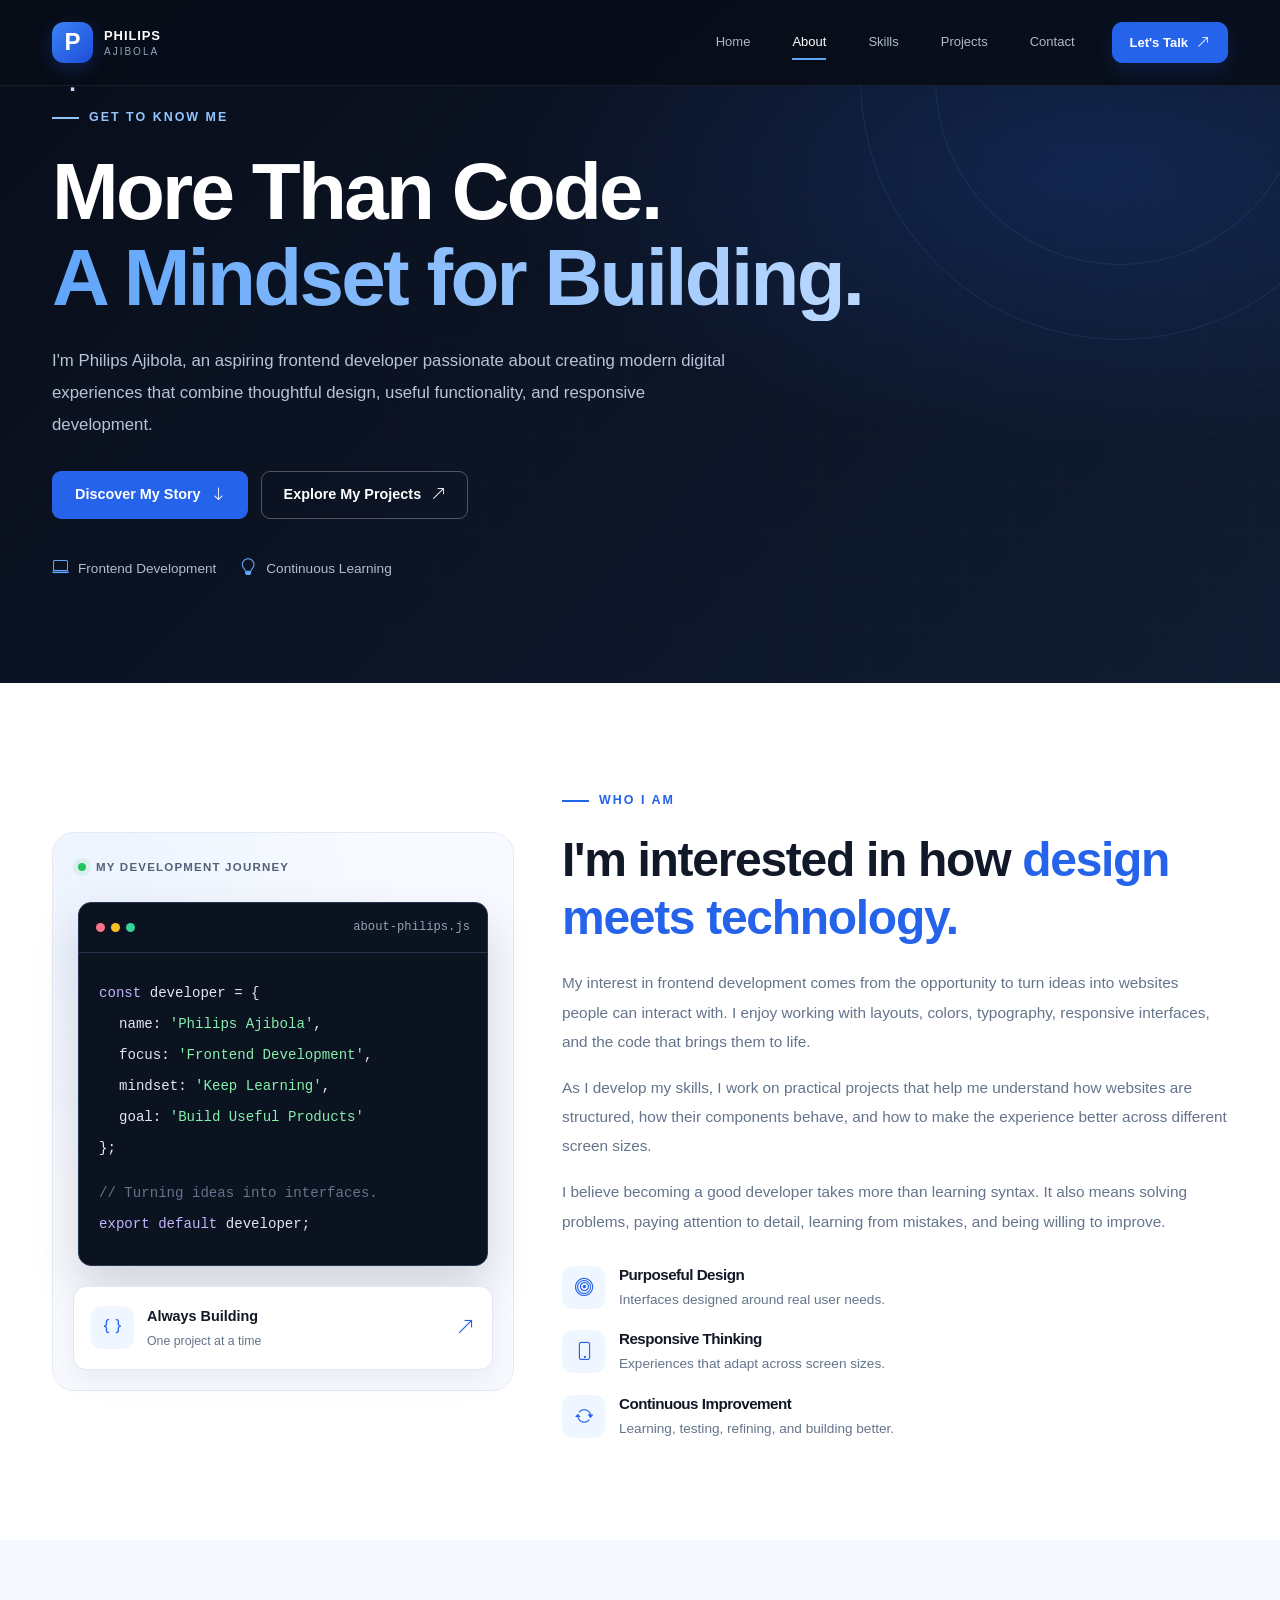
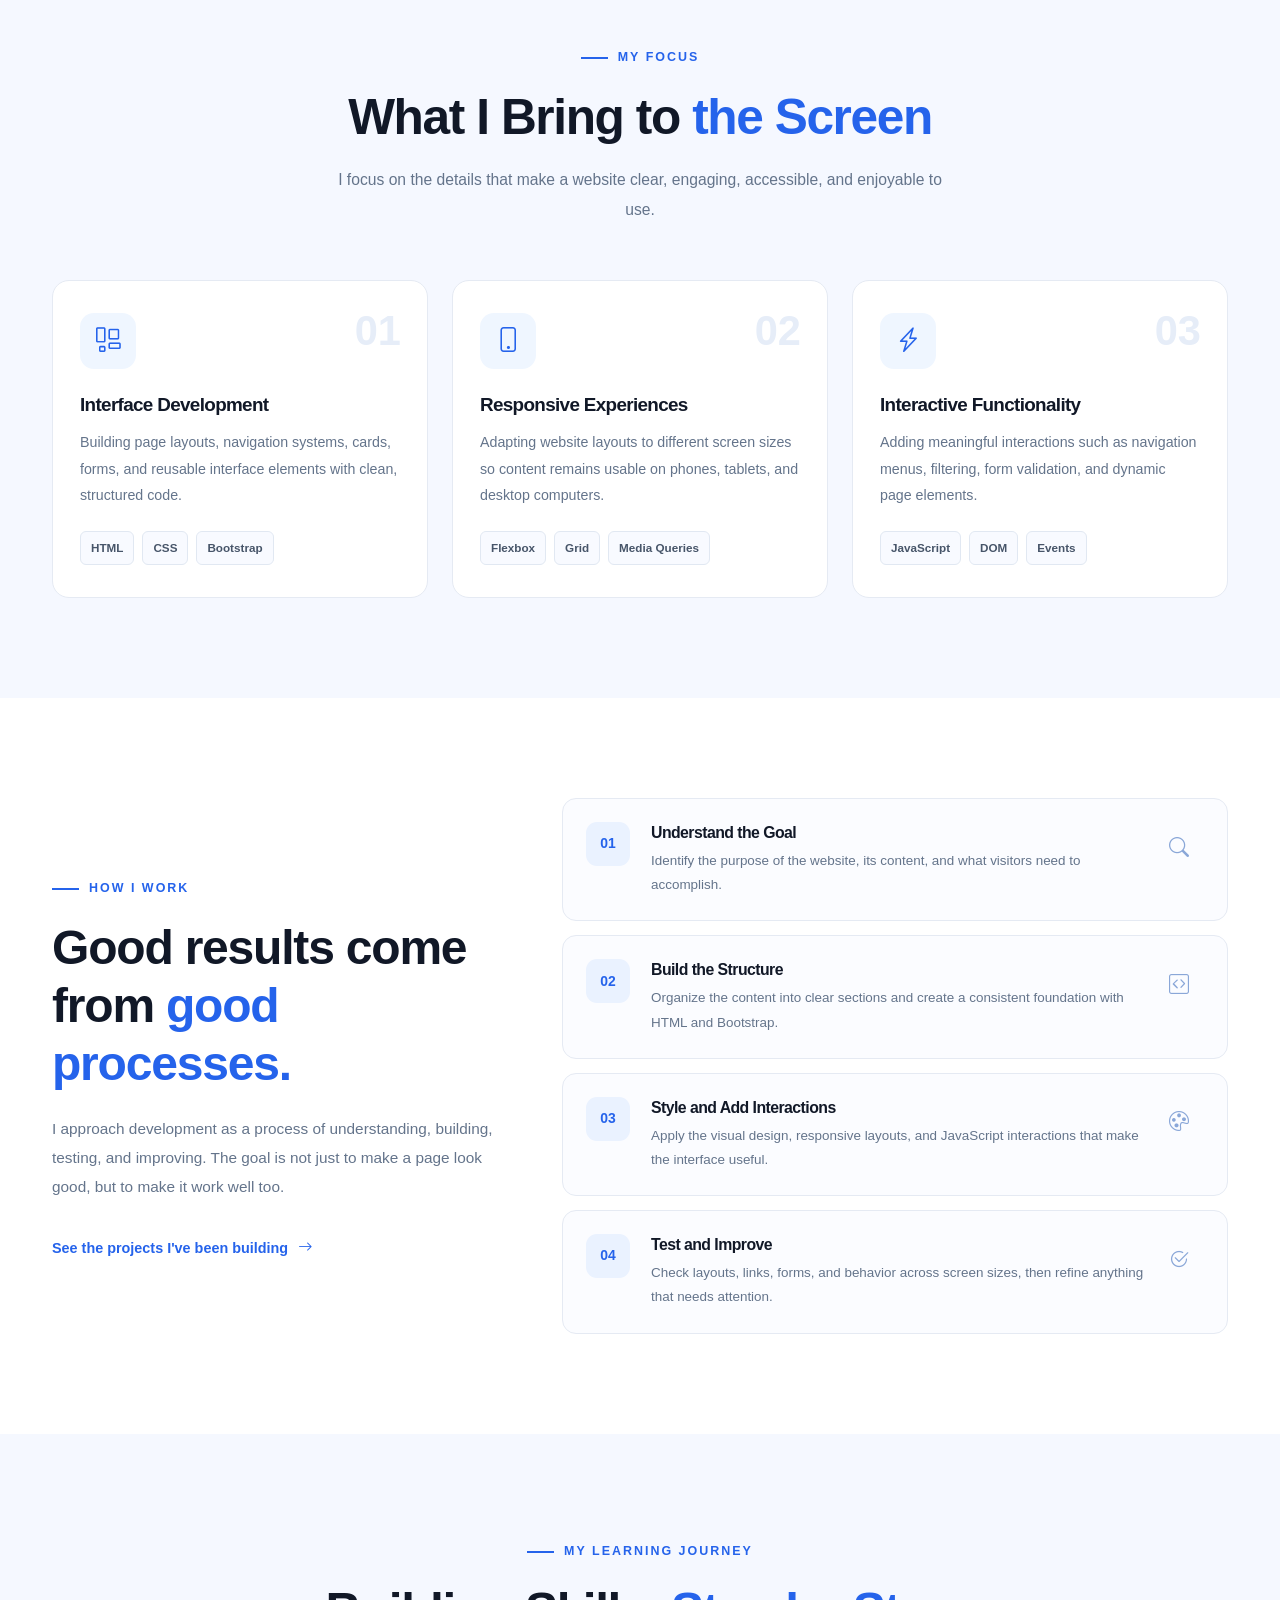
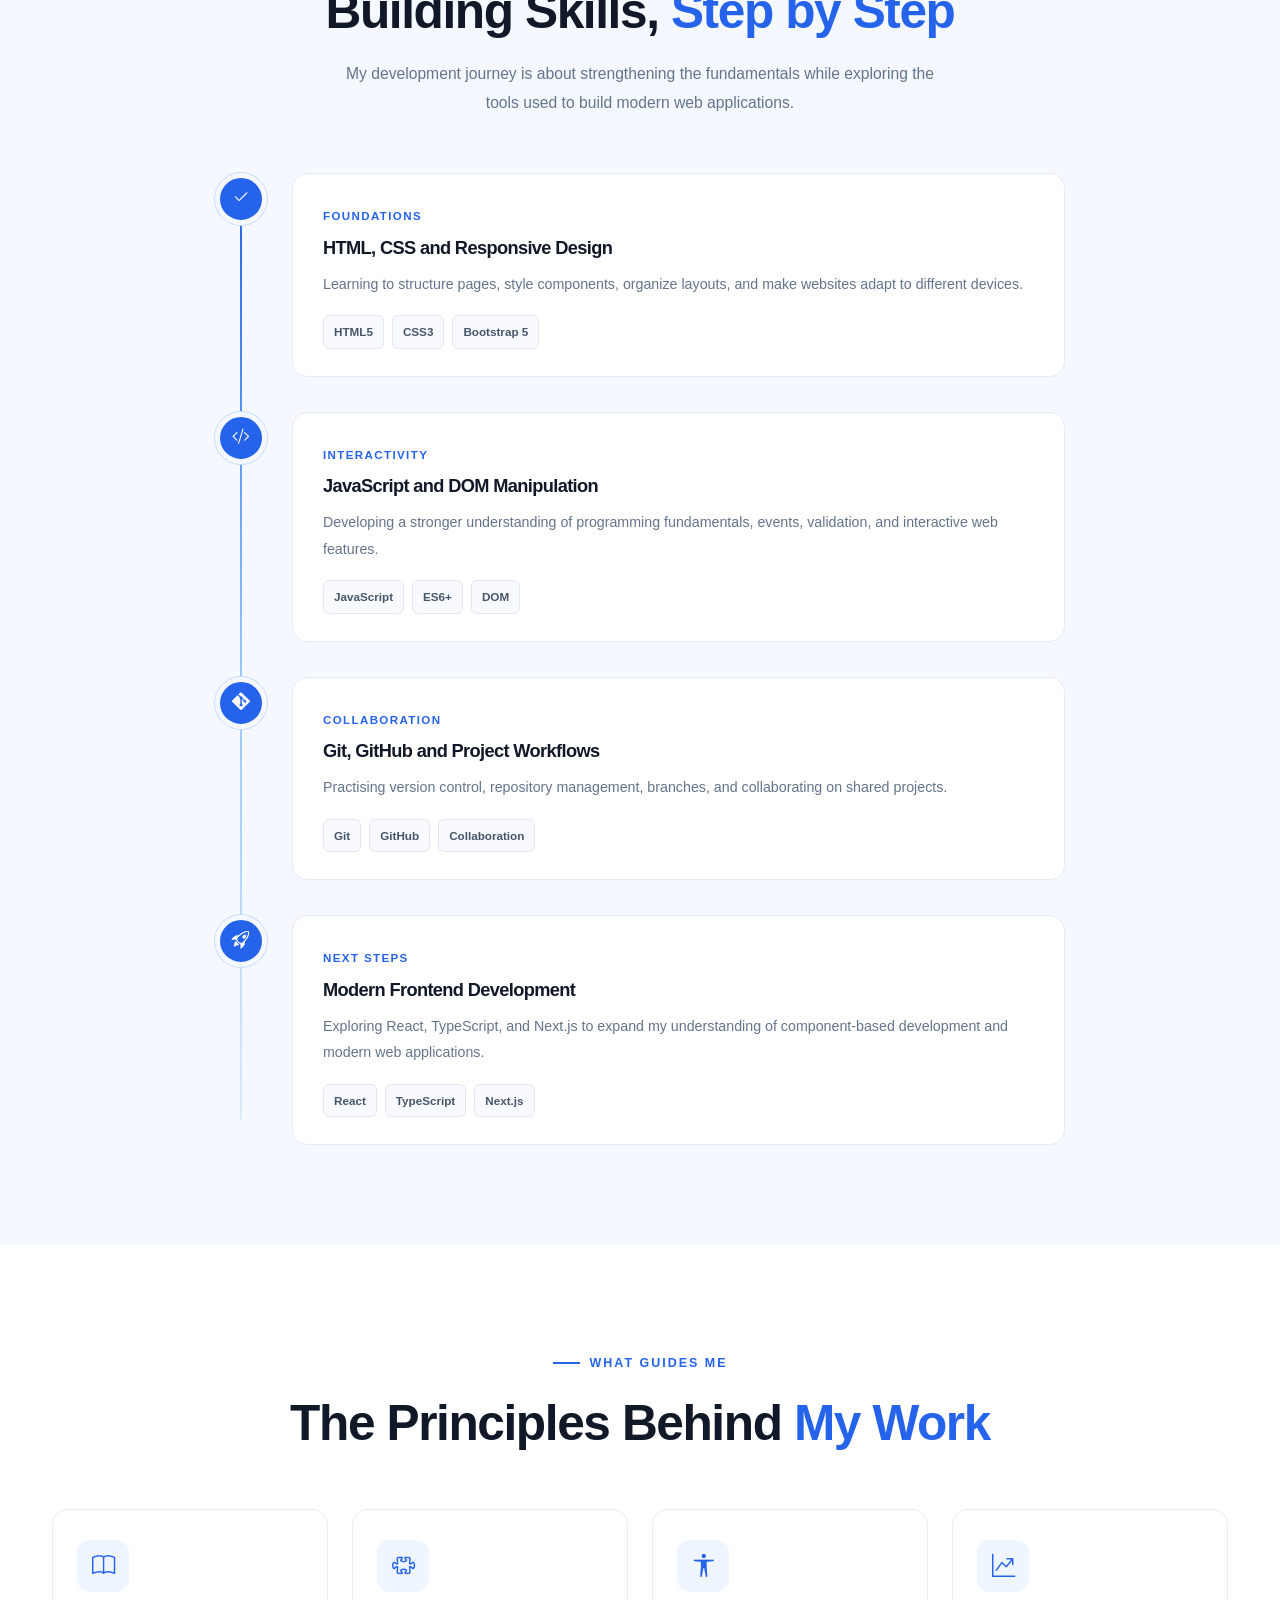
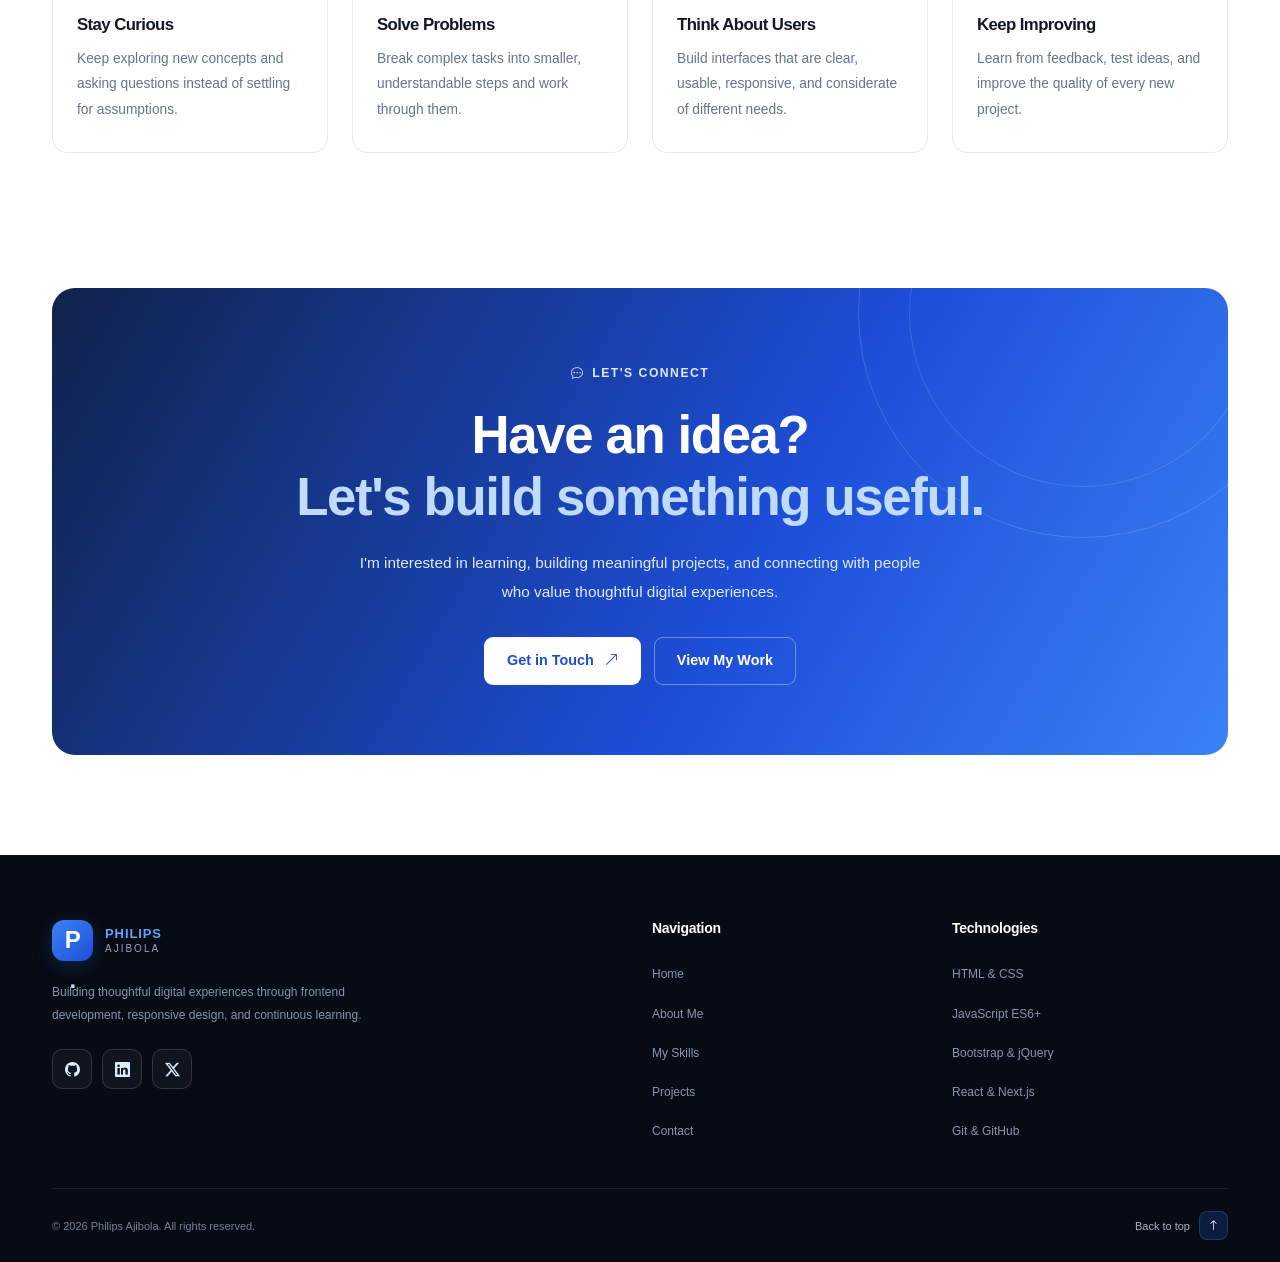
<file: about.html>
<!DOCTYPE html>
<html lang="en">
<head>
    <meta charset="UTF-8">
    <meta name="viewport" content="width=device-width, initial-scale=1.0">
    <meta name="description" content="Learn more about Philips Ajibola, a frontend developer passionate about building modern, responsive and user-friendly websites.">

    <title>About Me | Philips Ajibola</title>

    <link rel="preconnect" href="https://fonts.googleapis.com">
    <link rel="preconnect" href="https://fonts.gstatic.com" crossorigin>
    <link href="https://fonts.googleapis.com/css2?family=Inter:wght@400;500;600;700;800&display=swap" rel="stylesheet">

    <link href="https://cdn.jsdelivr.net/npm/bootstrap@5.3.3/dist/css/bootstrap.min.css" rel="stylesheet">
    <link href="https://cdn.jsdelivr.net/npm/bootstrap-icons@1.11.3/font/bootstrap-icons.min.css" rel="stylesheet">

    <!-- Shared portfolio styles -->
    <link rel="stylesheet" href="css/style.css">

    <!-- About page styles -->
    <link rel="stylesheet" href="css/about.css">
</head>

<body id="top">

    <!-- NAVIGATION -->
     <nav class="navbar navbar-expand-lg fixed-top main-navbar" id="mainNavbar">
        <div class="container">

            <a class="navbar-brand brand-logo" href="index.html" aria-label="Philips Ajibola homepage">
                <span class="brand-mark">P<span>.</span></span>
                <span class="brand-name">PHILIPS<span>AJIBOLA</span></span>
            </a>

            <button
                class="navbar-toggler custom-toggler"
                type="button"
                data-bs-toggle="collapse"
                data-bs-target="#navbarContent"
                aria-controls="navbarContent"
                aria-expanded="false"
                aria-label="Toggle navigation">

                <i class="bi bi-list"></i>
            </button>

            <div class="collapse navbar-collapse" id="navbarContent">
                <ul class="navbar-nav ms-auto align-items-lg-center gap-lg-3">

                    <li class="nav-item">
                        <a class="nav-link" href="index.html" aria-current="page">Home</a>
                    </li>

                    <li class="nav-item">
                        <a class="nav-link active" href="about.html" aria-current="page">About</a>
                    </li>

                    <li class="nav-item">
                        <a class="nav-link" href="skills.html">Skills</a>
                    </li>

                    <li class="nav-item">
                        <a class="nav-link" href="projects.html">Projects</a>
                    </li>

                    <li class="nav-item">
                        <a class="nav-link" href="contact.html">Contact</a>
                    </li>

                    <li class="nav-item ms-lg-2">
                        <a class="btn btn-primary-custom nav-cta" href="contact.html">
                            Let's Talk
                            <i class="bi bi-arrow-up-right ms-1"></i>
                        </a>
                    </li>

                </ul>
            </div>
        </div>
    </nav>


    <main>

        <!-- PAGE HERO -->
        <section class="about-hero">
            <div class="about-hero-grid"></div>

            <div class="container position-relative">
                <div class="about-hero-content reveal">

                    <span class="about-eyebrow">
                        <span class="eyebrow-line"></span>
                        GET TO KNOW ME
                    </span>

                    <h1>
                        More Than Code.
                        <span>A Mindset for Building.</span>
                    </h1>

                    <p>
                        I'm Philips Ajibola, an aspiring frontend developer
                        passionate about creating modern digital experiences
                        that combine thoughtful design, useful functionality,
                        and responsive development.
                    </p>

                    <div class="about-hero-actions">
                        <a href="#my-story" class="btn about-btn-primary">
                            Discover My Story
                            <i class="bi bi-arrow-down"></i>
                        </a>

                        <a href="projects.html" class="btn about-btn-outline">
                            Explore My Projects
                            <i class="bi bi-arrow-up-right"></i>
                        </a>
                    </div>

                    <div class="about-hero-meta">
                        <span><i class="bi bi-laptop"></i> Frontend Development</span>
                        <span><i class="bi bi-lightbulb"></i> Continuous Learning</span>
                    </div>

                </div>
            </div>

            <div class="hero-decoration hero-decoration-one"></div>
            <div class="hero-decoration hero-decoration-two"></div>
        </section>


        <!-- ABOUT INTRODUCTION -->
        <section class="about-intro section-space" id="my-story">
            <div class="container">
                <div class="row align-items-center g-5">

                    <div class="col-lg-5 reveal-left">
                        <div class="about-visual">

                            <div class="visual-top-label">
                                <span class="visual-status"></span>
                                MY DEVELOPMENT JOURNEY
                            </div>

                            <div class="code-window">
                                <div class="code-window-header">
                                    <div class="window-dots">
                                        <span></span>
                                        <span></span>
                                        <span></span>
                                    </div>
                                    <span>about-philips.js</span>
                                </div>

                                <div class="code-content">
                                    <p><span class="code-purple">const</span> developer = {</p>

                                    <p class="code-indent">
                                        name:
                                        <span class="code-green">'Philips Ajibola'</span>,
                                    </p>

                                    <p class="code-indent">
                                        focus:
                                        <span class="code-green">'Frontend Development'</span>,
                                    </p>

                                    <p class="code-indent">
                                        mindset:
                                        <span class="code-green">'Keep Learning'</span>,
                                    </p>

                                    <p class="code-indent">
                                        goal:
                                        <span class="code-green">'Build Useful Products'</span>
                                    </p>

                                    <p>};</p>

                                    <p class="code-comment">
                                        // Turning ideas into interfaces.
                                    </p>

                                    <p>
                                        <span class="code-purple">export default</span>
                                        developer;
                                    </p>
                                </div>
                            </div>

                            <div class="visual-bottom-card">
                                <div class="visual-bottom-icon">
                                    <i class="bi bi-braces"></i>
                                </div>

                                <div>
                                    <strong>Always Building</strong>
                                    <span>One project at a time</span>
                                </div>

                                <i class="bi bi-arrow-up-right visual-arrow"></i>
                            </div>

                        </div>
                    </div>


                    <div class="col-lg-7 reveal-right">
                        <div class="about-copy">

                            <span class="about-eyebrow light-eyebrow">
                                <span class="eyebrow-line"></span>
                                WHO I AM
                            </span>

                            <h2>
                                I'm interested in how
                                <span>design meets technology.</span>
                            </h2>

                            <p>
                                My interest in frontend development comes from
                                the opportunity to turn ideas into websites
                                people can interact with. I enjoy working with
                                layouts, colors, typography, responsive
                                interfaces, and the code that brings them to life.
                            </p>

                            <p>
                                As I develop my skills, I work on practical
                                projects that help me understand how websites
                                are structured, how their components behave,
                                and how to make the experience better across
                                different screen sizes.
                            </p>

                            <p>
                                I believe becoming a good developer takes more
                                than learning syntax. It also means solving
                                problems, paying attention to detail, learning
                                from mistakes, and being willing to improve.
                            </p>

                            <div class="about-values">
                                <div class="value-item">
                                    <div class="value-icon">
                                        <i class="bi bi-bullseye"></i>
                                    </div>
                                    <div>
                                        <h3>Purposeful Design</h3>
                                        <p>Interfaces designed around real user needs.</p>
                                    </div>
                                </div>

                                <div class="value-item">
                                    <div class="value-icon">
                                        <i class="bi bi-phone"></i>
                                    </div>
                                    <div>
                                        <h3>Responsive Thinking</h3>
                                        <p>Experiences that adapt across screen sizes.</p>
                                    </div>
                                </div>

                                <div class="value-item">
                                    <div class="value-icon">
                                        <i class="bi bi-arrow-repeat"></i>
                                    </div>
                                    <div>
                                        <h3>Continuous Improvement</h3>
                                        <p>Learning, testing, refining, and building better.</p>
                                    </div>
                                </div>
                            </div>

                        </div>
                    </div>

                </div>
            </div>
        </section>


        <!-- WHAT I DO -->
        <section class="what-i-do section-space">
            <div class="container">

                <div class="section-heading reveal">
                    <span class="about-eyebrow">
                        <span class="eyebrow-line"></span>
                        MY FOCUS
                    </span>

                    <h2>What I Bring to <span>the Screen</span></h2>

                    <p>
                        I focus on the details that make a website clear,
                        engaging, accessible, and enjoyable to use.
                    </p>
                </div>

                <div class="row g-4">

                    <div class="col-md-6 col-lg-4 reveal">
                        <article class="focus-card">
                            <div class="focus-icon">
                                <i class="bi bi-layout-wtf"></i>
                            </div>

                            <span class="focus-number">01</span>

                            <h3>Interface Development</h3>

                            <p>
                                Building page layouts, navigation systems,
                                cards, forms, and reusable interface elements
                                with clean, structured code.
                            </p>

                            <div class="focus-tags">
                                <span>HTML</span>
                                <span>CSS</span>
                                <span>Bootstrap</span>
                            </div>
                        </article>
                    </div>


                    <div class="col-md-6 col-lg-4 reveal">
                        <article class="focus-card">
                            <div class="focus-icon">
                                <i class="bi bi-phone"></i>
                            </div>

                            <span class="focus-number">02</span>

                            <h3>Responsive Experiences</h3>

                            <p>
                                Adapting website layouts to different screen
                                sizes so content remains usable on phones,
                                tablets, and desktop computers.
                            </p>

                            <div class="focus-tags">
                                <span>Flexbox</span>
                                <span>Grid</span>
                                <span>Media Queries</span>
                            </div>
                        </article>
                    </div>


                    <div class="col-md-6 col-lg-4 reveal">
                        <article class="focus-card">
                            <div class="focus-icon">
                                <i class="bi bi-lightning-charge"></i>
                            </div>

                            <span class="focus-number">03</span>

                            <h3>Interactive Functionality</h3>

                            <p>
                                Adding meaningful interactions such as
                                navigation menus, filtering, form validation,
                                and dynamic page elements.
                            </p>

                            <div class="focus-tags">
                                <span>JavaScript</span>
                                <span>DOM</span>
                                <span>Events</span>
                            </div>
                        </article>
                    </div>

                </div>
            </div>
        </section>


        <!-- DEVELOPMENT APPROACH -->
        <section class="approach-section section-space">
            <div class="container">

                <div class="row align-items-center g-5">

                    <div class="col-lg-5 reveal-left">
                        <span class="about-eyebrow">
                            <span class="eyebrow-line"></span>
                            HOW I WORK
                        </span>

                        <h2 class="approach-title">
                            Good results come from
                            <span>good processes.</span>
                        </h2>

                        <p class="approach-description">
                            I approach development as a process of
                            understanding, building, testing, and improving.
                            The goal is not just to make a page look good,
                            but to make it work well too.
                        </p>

                        <a href="projects.html" class="text-link">
                            See the projects I've been building
                            <i class="bi bi-arrow-right"></i>
                        </a>
                    </div>


                    <div class="col-lg-7 reveal-right">
                        <div class="approach-list">

                            <article class="approach-step">
                                <div class="approach-step-number">01</div>

                                <div>
                                    <h3>Understand the Goal</h3>
                                    <p>
                                        Identify the purpose of the website,
                                        its content, and what visitors need
                                        to accomplish.
                                    </p>
                                </div>

                                <i class="bi bi-search approach-step-icon"></i>
                            </article>

                            <article class="approach-step">
                                <div class="approach-step-number">02</div>

                                <div>
                                    <h3>Build the Structure</h3>
                                    <p>
                                        Organize the content into clear
                                        sections and create a consistent
                                        foundation with HTML and Bootstrap.
                                    </p>
                                </div>

                                <i class="bi bi-code-square approach-step-icon"></i>
                            </article>

                            <article class="approach-step">
                                <div class="approach-step-number">03</div>

                                <div>
                                    <h3>Style and Add Interactions</h3>
                                    <p>
                                        Apply the visual design, responsive
                                        layouts, and JavaScript interactions
                                        that make the interface useful.
                                    </p>
                                </div>

                                <i class="bi bi-palette approach-step-icon"></i>
                            </article>

                            <article class="approach-step">
                                <div class="approach-step-number">04</div>

                                <div>
                                    <h3>Test and Improve</h3>
                                    <p>
                                        Check layouts, links, forms, and
                                        behavior across screen sizes, then
                                        refine anything that needs attention.
                                    </p>
                                </div>

                                <i class="bi bi-check2-circle approach-step-icon"></i>
                            </article>

                        </div>
                    </div>

                </div>
            </div>
        </section>


        <!-- LEARNING JOURNEY -->
        <section class="journey-section section-space">
            <div class="container">

                <div class="section-heading reveal">
                    <span class="about-eyebrow">
                        <span class="eyebrow-line"></span>
                        MY LEARNING JOURNEY
                    </span>

                    <h2>Building Skills, <span>Step by Step</span></h2>

                    <p>
                        My development journey is about strengthening the
                        fundamentals while exploring the tools used to build
                        modern web applications.
                    </p>
                </div>

                <div class="journey-timeline">

                    <article class="journey-item reveal">
                        <div class="journey-marker">
                            <i class="bi bi-check2"></i>
                        </div>

                        <div class="journey-content">
                            <span class="journey-label">FOUNDATIONS</span>
                            <h3>HTML, CSS and Responsive Design</h3>

                            <p>
                                Learning to structure pages, style components,
                                organize layouts, and make websites adapt to
                                different devices.
                            </p>

                            <div class="journey-tags">
                                <span>HTML5</span>
                                <span>CSS3</span>
                                <span>Bootstrap 5</span>
                            </div>
                        </div>
                    </article>


                    <article class="journey-item reveal">
                        <div class="journey-marker">
                            <i class="bi bi-code-slash"></i>
                        </div>

                        <div class="journey-content">
                            <span class="journey-label">INTERACTIVITY</span>
                            <h3>JavaScript and DOM Manipulation</h3>

                            <p>
                                Developing a stronger understanding of
                                programming fundamentals, events, validation,
                                and interactive web features.
                            </p>

                            <div class="journey-tags">
                                <span>JavaScript</span>
                                <span>ES6+</span>
                                <span>DOM</span>
                            </div>
                        </div>
                    </article>


                    <article class="journey-item reveal">
                        <div class="journey-marker">
                            <i class="bi bi-git"></i>
                        </div>

                        <div class="journey-content">
                            <span class="journey-label">COLLABORATION</span>
                            <h3>Git, GitHub and Project Workflows</h3>

                            <p>
                                Practising version control, repository
                                management, branches, and collaborating
                                on shared projects.
                            </p>

                            <div class="journey-tags">
                                <span>Git</span>
                                <span>GitHub</span>
                                <span>Collaboration</span>
                            </div>
                        </div>
                    </article>


                    <article class="journey-item reveal">
                        <div class="journey-marker">
                            <i class="bi bi-rocket-takeoff"></i>
                        </div>

                        <div class="journey-content">
                            <span class="journey-label">NEXT STEPS</span>
                            <h3>Modern Frontend Development</h3>

                            <p>
                                Exploring React, TypeScript, and Next.js
                                to expand my understanding of component-based
                                development and modern web applications.
                            </p>

                            <div class="journey-tags">
                                <span>React</span>
                                <span>TypeScript</span>
                                <span>Next.js</span>
                            </div>
                        </div>
                    </article>

                </div>
            </div>
        </section>


        <!-- PERSONAL PRINCIPLES -->
        <section class="principles-section section-space">
            <div class="container">

                <div class="section-heading reveal">
                    <span class="about-eyebrow">
                        <span class="eyebrow-line"></span>
                        WHAT GUIDES ME
                    </span>

                    <h2>The Principles Behind <span>My Work</span></h2>
                </div>

                <div class="row g-4">

                    <div class="col-md-6 col-lg-3 reveal">
                        <div class="principle-card">
                            <i class="bi bi-book principle-icon"></i>
                            <h3>Stay Curious</h3>
                            <p>
                                Keep exploring new concepts and asking
                                questions instead of settling for assumptions.
                            </p>
                        </div>
                    </div>

                    <div class="col-md-6 col-lg-3 reveal">
                        <div class="principle-card">
                            <i class="bi bi-puzzle principle-icon"></i>
                            <h3>Solve Problems</h3>
                            <p>
                                Break complex tasks into smaller,
                                understandable steps and work through them.
                            </p>
                        </div>
                    </div>

                    <div class="col-md-6 col-lg-3 reveal">
                        <div class="principle-card">
                            <i class="bi bi-universal-access principle-icon"></i>
                            <h3>Think About Users</h3>
                            <p>
                                Build interfaces that are clear, usable,
                                responsive, and considerate of different needs.
                            </p>
                        </div>
                    </div>

                    <div class="col-md-6 col-lg-3 reveal">
                        <div class="principle-card">
                            <i class="bi bi-graph-up-arrow principle-icon"></i>
                            <h3>Keep Improving</h3>
                            <p>
                                Learn from feedback, test ideas, and improve
                                the quality of every new project.
                            </p>
                        </div>
                    </div>

                </div>
            </div>
        </section>


        <!-- CALL TO ACTION -->
        <section class="about-cta-section">
            <div class="container">
                <div class="about-cta-box reveal">

                    <div class="cta-decoration"></div>

                    <div class="about-cta-content">
                        <span class="cta-mini-label">
                            <i class="bi bi-chat-dots"></i>
                            LET'S CONNECT
                        </span>

                        <h2>
                            Have an idea?
                            <span>Let's build something useful.</span>
                        </h2>

                        <p>
                            I'm interested in learning, building meaningful
                            projects, and connecting with people who value
                            thoughtful digital experiences.
                        </p>

                        <div class="about-cta-actions">
                            <a href="contact.html" class="btn about-btn-white">
                                Get in Touch
                                <i class="bi bi-arrow-up-right"></i>
                            </a>

                            <a href="projects.html" class="btn about-btn-ghost">
                                View My Work
                            </a>
                        </div>
                    </div>

                </div>
            </div>
        </section>

    </main>


    <!-- FOOTER -->
    <footer class="main-footer">
        <div class="container">

            <div class="row g-4 footer-main">

                <div class="col-lg-5">
                    <a href="index.html" class="navbar-brand brand-logo footer-brand">
                        <span class="brand-mark">P<span>.</span></span>
                        <span class="brand-name">PHILIPS<span>AJIBOLA</span></span>
                    </a>

                    <p class="footer-description">
                        Building thoughtful digital experiences through frontend
                        development, responsive design, and continuous learning.
                    </p>

                    <div class="footer-socials">
                        <!-- Replace these placeholder links with your real profiles. -->
                        <a href="#" aria-label="GitHub profile" title="Add your GitHub profile URL">
                            <i class="bi bi-github"></i>
                        </a>

                        <a href="#" aria-label="LinkedIn profile" title="Add your LinkedIn profile URL">
                            <i class="bi bi-linkedin"></i>
                        </a>

                        <a href="#" aria-label="X profile" title="Add your X profile URL">
                            <i class="bi bi-twitter-x"></i>
                        </a>
                    </div>
                </div>

                <div class="col-6 col-lg-2 offset-lg-1">
                    <h3 class="footer-heading">Navigation</h3>

                    <ul class="footer-links">
                        <li><a href="index.html">Home</a></li>
                        <li><a href="about.html">About Me</a></li>
                        <li><a href="skills.html">My Skills</a></li>
                        <li><a href="projects.html">Projects</a></li>
                        <li><a href="contact.html">Contact</a></li>
                    </ul>
                </div>

                <div class="col-6 col-lg-3 offset-lg-1">
                    <h3 class="footer-heading">Technologies</h3>

                    <ul class="footer-links">
                        <li><a href="skills.html">HTML & CSS</a></li>
                        <li><a href="skills.html">JavaScript ES6+</a></li>
                        <li><a href="skills.html">Bootstrap & jQuery</a></li>
                        <li><a href="skills.html">React & Next.js</a></li>
                        <li><a href="skills.html">Git & GitHub</a></li>
                    </ul>
                </div>

            </div>

            <div class="footer-bottom">
                <p>
                    &copy; <span id="copyrightYear">2026</span> Philips Ajibola.
                    All rights reserved.
                </p>

                <a href="#home" class="back-to-top" aria-label="Back to top">
                    Back to top
                    <i class="bi bi-arrow-up"></i>
                </a>
            </div>

        </div>
    </footer>


    <script src="https://cdn.jsdelivr.net/npm/bootstrap@5.3.3/dist/js/bootstrap.bundle.min.js"></script>
    <script src="js/about.js"></script>

</body>
</html>
</file>
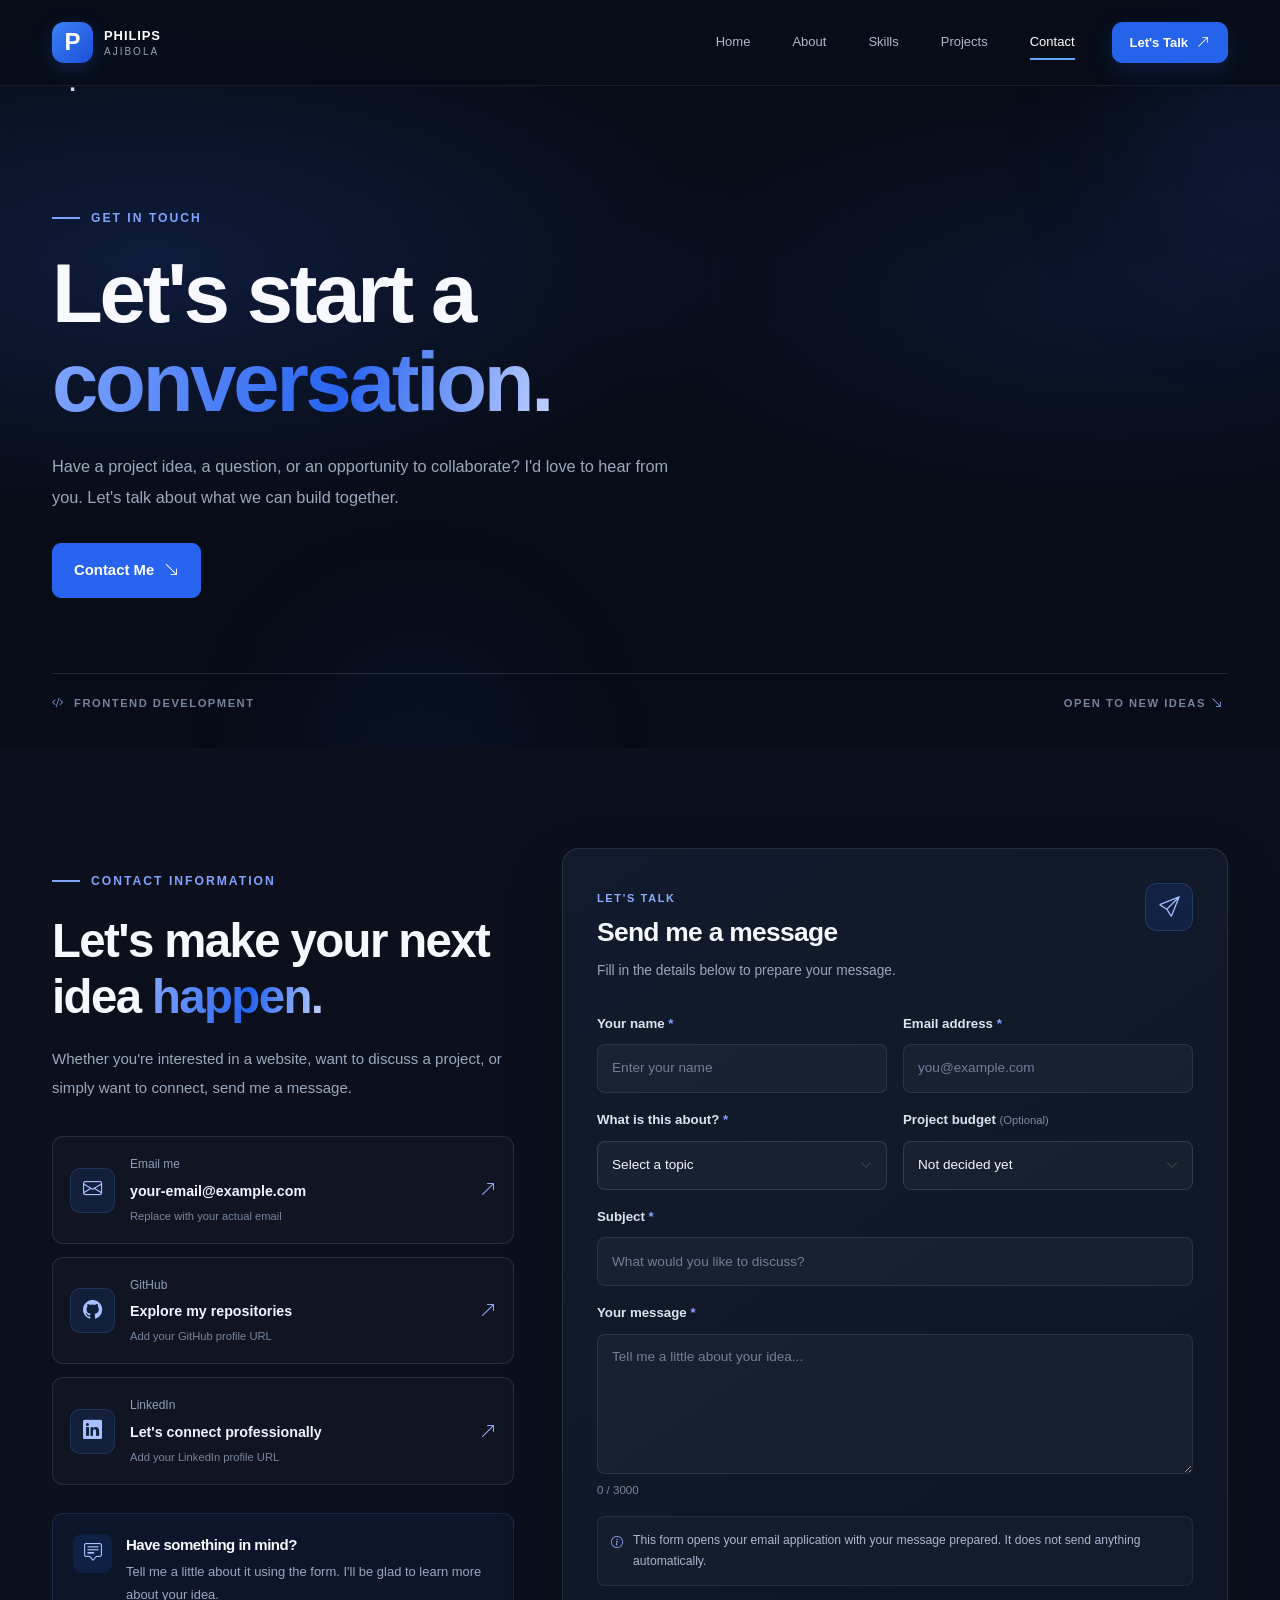
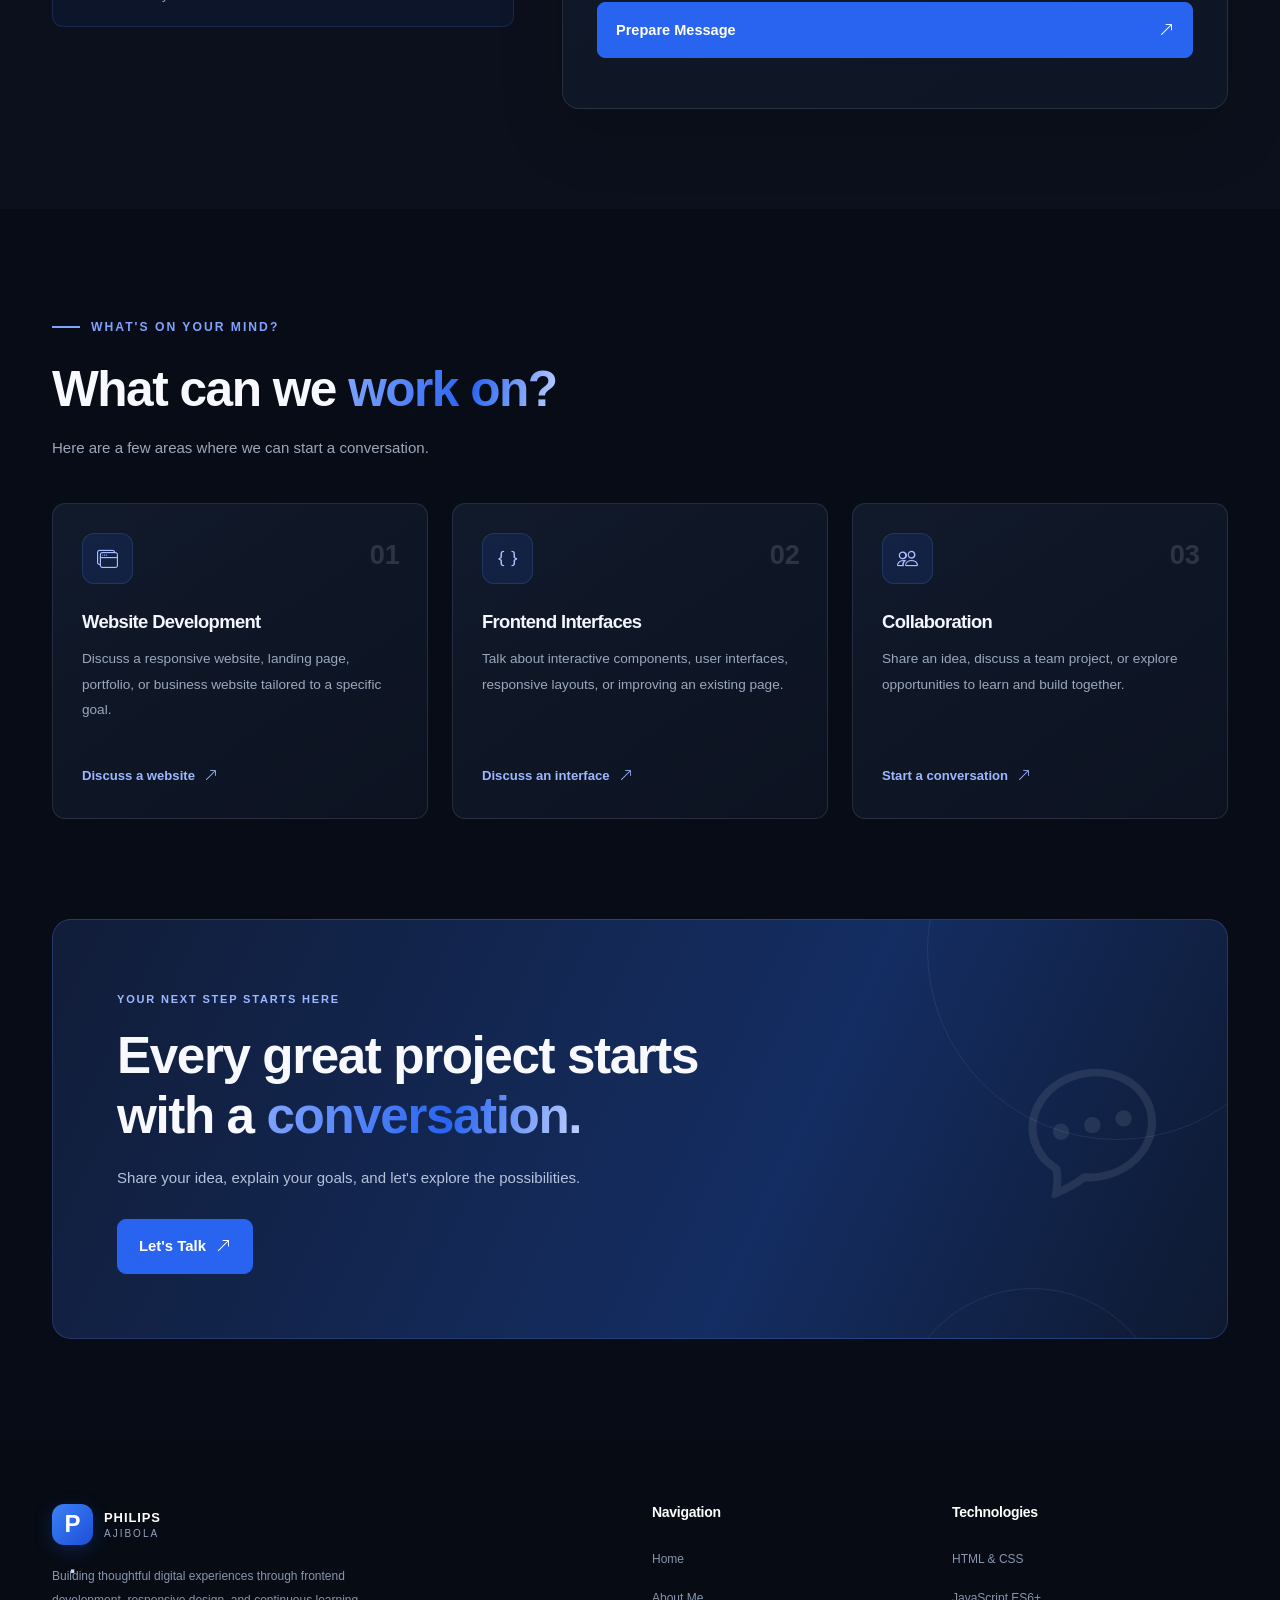
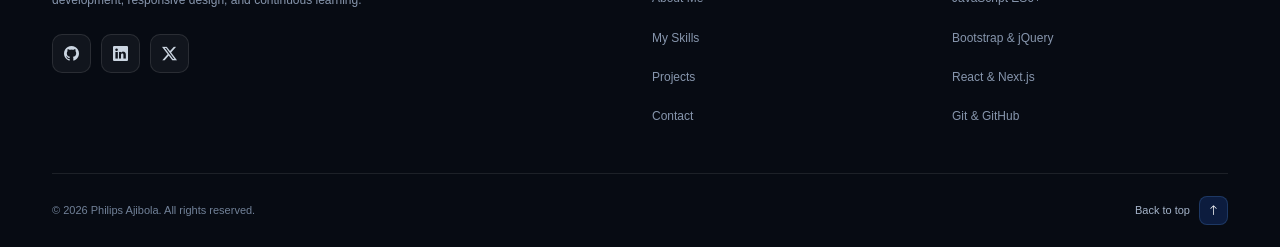
<file: contact.html>
<!DOCTYPE html>
<html lang="en">
<head>
  <meta charset="UTF-8">
  <meta name="viewport" content="width=device-width, initial-scale=1.0">

  <title>Contact | Philips Ajibola</title>
  <meta name="description" content="Get in touch with Philips Ajibola about frontend development, website projects, and collaborations.">

  <!-- Bootstrap CSS -->
  <link href="https://cdn.jsdelivr.net/npm/bootstrap@5.3.3/dist/css/bootstrap.min.css" rel="stylesheet">

  <!-- Bootstrap Icons -->
  <link rel="stylesheet" href="https://cdn.jsdelivr.net/npm/bootstrap-icons@1.11.3/font/bootstrap-icons.min.css">

  <!-- Shared Portfolio CSS -->
  <link rel="stylesheet" href="css/style.css">

  <!-- Contact Page CSS -->
  <link rel="stylesheet" href="css/contact.css">
</head>

<body id="top">

  <!-- NAVBAR -->
   <nav class="navbar navbar-expand-lg fixed-top main-navbar" id="mainNavbar">
        <div class="container">

            <a class="navbar-brand brand-logo" href="index.html" aria-label="Philips Ajibola homepage">
                <span class="brand-mark">P<span>.</span></span>
                <span class="brand-name">PHILIPS<span>AJIBOLA</span></span>
            </a>

            <button
                class="navbar-toggler custom-toggler"
                type="button"
                data-bs-toggle="collapse"
                data-bs-target="#navbarContent"
                aria-controls="navbarContent"
                aria-expanded="false"
                aria-label="Toggle navigation">

                <i class="bi bi-list"></i>
            </button>

            <div class="collapse navbar-collapse" id="navbarContent">
                <ul class="navbar-nav ms-auto align-items-lg-center gap-lg-3">

                    <li class="nav-item">
                        <a class="nav-link" href="index.html" aria-current="page">Home</a>
                    </li>

                    <li class="nav-item">
                        <a class="nav-link" href="about.html">About</a>
                    </li>

                    <li class="nav-item">
                        <a class="nav-link" href="skills.html">Skills</a>
                    </li>

                    <li class="nav-item">
                        <a class="nav-link" href="projects.html">Projects</a>
                    </li>

                    <li class="nav-item">
                        <a class="nav-link active" href="contact.html" aria-current="page">Contact</a>
                    </li>

                    <li class="nav-item ms-lg-2">
                        <a class="btn btn-primary-custom nav-cta" href="contact.html">
                            Let's Talk
                            <i class="bi bi-arrow-up-right ms-1"></i>
                        </a>
                    </li>

                </ul>
            </div>
        </div>
    </nav>

  <main>

    <!-- HERO -->
    <section class="contact-hero">
      <div class="contact-grid-pattern"></div>
      <div class="contact-orb contact-orb-one"></div>
      <div class="contact-orb contact-orb-two"></div>

      <div class="container position-relative">
        <div class="contact-hero-content reveal">
          <span class="contact-eyebrow">
            <span></span>
            GET IN TOUCH
          </span>

          <h1>
            Let's start a
            <span>conversation.</span>
          </h1>

          <p>
            Have a project idea, a question, or an opportunity to collaborate?
            I'd love to hear from you. Let's talk about what we can build together.
          </p>

          <a href="#contactFormSection" class="contact-primary-btn">
            Contact Me <i class="bi bi-arrow-down-right"></i>
          </a>
        </div>

        <div class="contact-hero-bottom">
          <span><i class="bi bi-code-slash"></i> FRONTEND DEVELOPMENT</span>
          <span>OPEN TO NEW IDEAS <i class="bi bi-arrow-down-right"></i></span>
        </div>
      </div>
    </section>

    <!-- CONTACT MAIN -->
    <section class="contact-main-section section-padding" id="contactFormSection">
      <div class="container">

        <div class="row g-5">

          <!-- LEFT INFORMATION -->
          <div class="col-lg-5 reveal reveal-left">
            <div class="contact-info-content">
              <span class="contact-eyebrow">
                <span></span>
                CONTACT INFORMATION
              </span>

              <h2>Let's make your next idea <span>happen.</span></h2>

              <p class="contact-info-intro">
                Whether you're interested in a website, want to discuss a project,
                or simply want to connect, send me a message.
              </p>

              <div class="contact-methods">

                <!-- Replace this example email with your actual email -->
                <a class="contact-method" href="mailto:your-email@example.com">
                  <div class="contact-method-icon">
                    <i class="bi bi-envelope"></i>
                  </div>
                  <div class="contact-method-text">
                    <span>Email me</span>
                    <strong>your-email@example.com</strong>
                    <small>Replace with your actual email</small>
                  </div>
                  <i class="bi bi-arrow-up-right method-arrow"></i>
                </a>

                <!-- Replace # with your actual GitHub profile URL -->
                <a class="contact-method" href="#" data-placeholder-link="github">
                  <div class="contact-method-icon">
                    <i class="bi bi-github"></i>
                  </div>
                  <div class="contact-method-text">
                    <span>GitHub</span>
                    <strong>Explore my repositories</strong>
                    <small>Add your GitHub profile URL</small>
                  </div>
                  <i class="bi bi-arrow-up-right method-arrow"></i>
                </a>

                <!-- Replace # with your actual LinkedIn profile URL -->
                <a class="contact-method" href="#" data-placeholder-link="linkedin">
                  <div class="contact-method-icon">
                    <i class="bi bi-linkedin"></i>
                  </div>
                  <div class="contact-method-text">
                    <span>LinkedIn</span>
                    <strong>Let's connect professionally</strong>
                    <small>Add your LinkedIn profile URL</small>
                  </div>
                  <i class="bi bi-arrow-up-right method-arrow"></i>
                </a>

              </div>

              <div class="contact-social-note">
                <div class="social-note-icon">
                  <i class="bi bi-chat-square-text"></i>
                </div>
                <div>
                  <h3>Have something in mind?</h3>
                  <p>
                    Tell me a little about it using the form. I'll be glad to
                    learn more about your idea.
                  </p>
                </div>
              </div>
            </div>
          </div>

          <!-- RIGHT CONTACT FORM -->
          <div class="col-lg-7 reveal reveal-right">
            <div class="contact-form-card">

              <div class="form-card-heading">
                <div>
                  <span class="form-step">LET'S TALK</span>
                  <h2>Send me a message</h2>
                  <p>Fill in the details below to prepare your message.</p>
                </div>

                <div class="form-heading-icon">
                  <i class="bi bi-send"></i>
                </div>
              </div>

              <form id="contactForm" novalidate>

                <div class="row g-3">

                  <div class="col-md-6">
                    <label for="fullName" class="form-label">Your name <span>*</span></label>
                    <input
                      type="text"
                      class="form-control"
                      id="fullName"
                      name="fullName"
                      placeholder="Enter your name"
                      autocomplete="name"
                      required>
                    <div class="field-error" id="fullNameError"></div>
                  </div>

                  <div class="col-md-6">
                    <label for="email" class="form-label">Email address <span>*</span></label>
                    <input
                      type="email"
                      class="form-control"
                      id="email"
                      name="email"
                      placeholder="you@example.com"
                      autocomplete="email"
                      required>
                    <div class="field-error" id="emailError"></div>
                  </div>

                  <div class="col-md-6">
                    <label for="projectType" class="form-label">What is this about? <span>*</span></label>
                    <select class="form-select" id="projectType" name="projectType" required>
                      <option value="" selected disabled>Select a topic</option>
                      <option value="Website development">Website development</option>
                      <option value="Frontend development">Frontend development</option>
                      <option value="UI design">UI / interface design</option>
                      <option value="Collaboration">Collaboration</option>
                      <option value="Question">General question</option>
                      <option value="Other">Other</option>
                    </select>
                    <div class="field-error" id="projectTypeError"></div>
                  </div>

                  <div class="col-md-6">
                    <label for="budget" class="form-label">Project budget <span class="optional-label">(Optional)</span></label>
                    <select class="form-select" id="budget" name="budget">
                      <option value="" selected>Not decided yet</option>
                      <option value="Under ₦50,000">Under ₦50,000</option>
                      <option value="₦50,000 – ₦150,000">₦50,000 – ₦150,000</option>
                      <option value="₦150,000 – ₦300,000">₦150,000 – ₦300,000</option>
                      <option value="Above ₦300,000">Above ₦300,000</option>
                      <option value="For discussion">For discussion</option>
                    </select>
                  </div>

                  <div class="col-12">
                    <label for="subject" class="form-label">Subject <span>*</span></label>
                    <input
                      type="text"
                      class="form-control"
                      id="subject"
                      name="subject"
                      placeholder="What would you like to discuss?"
                      required>
                    <div class="field-error" id="subjectError"></div>
                  </div>

                  <div class="col-12">
                    <label for="message" class="form-label">Your message <span>*</span></label>
                    <textarea
                      class="form-control"
                      id="message"
                      name="message"
                      rows="5"
                      maxlength="3000"
                      placeholder="Tell me a little about your idea..."
                      required></textarea>

                    <div class="textarea-bottom">
                      <div class="field-error" id="messageError"></div>
                      <span id="characterCount">0 / 3000</span>
                    </div>
                  </div>

                  <div class="col-12">
                    <div class="form-notice">
                      <i class="bi bi-info-circle"></i>
                      <span>
                        This form opens your email application with your message
                        prepared. It does not send anything automatically.
                      </span>
                    </div>
                  </div>

                  <div class="col-12">
                    <button type="submit" class="contact-submit-btn" id="submitButton">
                      <span>Prepare Message</span>
                      <i class="bi bi-arrow-up-right"></i>
                    </button>
                  </div>

                  <div class="col-12">
                    <div class="form-feedback" id="formFeedback" role="status" aria-live="polite"></div>
                  </div>

                </div>
              </form>
            </div>
          </div>

        </div>
      </div>
    </section>

    <!-- WHAT WE CAN DISCUSS -->
    <section class="contact-topics-section section-padding">
      <div class="container">

        <div class="topics-heading reveal">
          <span class="contact-eyebrow">
            <span></span>
            WHAT'S ON YOUR MIND?
          </span>
          <h2>What can we <span>work on?</span></h2>
          <p>
            Here are a few areas where we can start a conversation.
          </p>
        </div>

        <div class="row g-4 topics-grid">

          <div class="col-md-4 reveal">
            <div class="topic-card">
              <div class="topic-icon"><i class="bi bi-window-stack"></i></div>
              <span class="topic-number">01</span>
              <h3>Website Development</h3>
              <p>
                Discuss a responsive website, landing page, portfolio, or business
                website tailored to a specific goal.
              </p>
              <a href="#contactFormSection" class="topic-link" data-topic="Website development">
                Discuss a website <i class="bi bi-arrow-up-right"></i>
              </a>
            </div>
          </div>

          <div class="col-md-4 reveal">
            <div class="topic-card">
              <div class="topic-icon"><i class="bi bi-braces"></i></div>
              <span class="topic-number">02</span>
              <h3>Frontend Interfaces</h3>
              <p>
                Talk about interactive components, user interfaces, responsive
                layouts, or improving an existing page.
              </p>
              <a href="#contactFormSection" class="topic-link" data-topic="Frontend development">
                Discuss an interface <i class="bi bi-arrow-up-right"></i>
              </a>
            </div>
          </div>

          <div class="col-md-4 reveal">
            <div class="topic-card">
              <div class="topic-icon"><i class="bi bi-people"></i></div>
              <span class="topic-number">03</span>
              <h3>Collaboration</h3>
              <p>
                Share an idea, discuss a team project, or explore opportunities
                to learn and build together.
              </p>
              <a href="#contactFormSection" class="topic-link" data-topic="Collaboration">
                Start a conversation <i class="bi bi-arrow-up-right"></i>
              </a>
            </div>
          </div>

        </div>
      </div>
    </section>

    <!-- FINAL CTA -->
    <section class="contact-final-section">
      <div class="container">
        <div class="contact-final-card reveal">
          <div class="final-decoration final-decoration-one"></div>
          <div class="final-decoration final-decoration-two"></div>

          <div class="final-card-content">
            <span class="final-small-label">YOUR NEXT STEP STARTS HERE</span>
            <h2>Every great project starts with a <span>conversation.</span></h2>
            <p>
              Share your idea, explain your goals, and let's explore the possibilities.
            </p>
            <a href="#contactFormSection" class="contact-primary-btn">
              Let's Talk <i class="bi bi-arrow-up-right"></i>
            </a>
          </div>

          <div class="final-code-icon">
            <i class="bi bi-chat-dots"></i>
          </div>
        </div>
      </div>
    </section>

  </main>

  <!-- FOOTER -->
  <footer class="main-footer">
        <div class="container">

            <div class="row g-4 footer-main">

                <div class="col-lg-5">
                    <a href="index.html" class="navbar-brand brand-logo footer-brand">
                        <span class="brand-mark">P<span>.</span></span>
                        <span class="brand-name">PHILIPS<span>AJIBOLA</span></span>
                    </a>

                    <p class="footer-description">
                        Building thoughtful digital experiences through frontend
                        development, responsive design, and continuous learning.
                    </p>

                    <div class="footer-socials">
                        <!-- Replace these placeholder links with your real profiles. -->
                        <a href="#" aria-label="GitHub profile" title="Add your GitHub profile URL">
                            <i class="bi bi-github"></i>
                        </a>

                        <a href="#" aria-label="LinkedIn profile" title="Add your LinkedIn profile URL">
                            <i class="bi bi-linkedin"></i>
                        </a>

                        <a href="#" aria-label="X profile" title="Add your X profile URL">
                            <i class="bi bi-twitter-x"></i>
                        </a>
                    </div>
                </div>

                <div class="col-6 col-lg-2 offset-lg-1">
                    <h3 class="footer-heading">Navigation</h3>

                    <ul class="footer-links">
                        <li><a href="index.html">Home</a></li>
                        <li><a href="about.html">About Me</a></li>
                        <li><a href="skills.html">My Skills</a></li>
                        <li><a href="projects.html">Projects</a></li>
                        <li><a href="contact.html">Contact</a></li>
                    </ul>
                </div>

                <div class="col-6 col-lg-3 offset-lg-1">
                    <h3 class="footer-heading">Technologies</h3>

                    <ul class="footer-links">
                        <li><a href="skills.html">HTML & CSS</a></li>
                        <li><a href="skills.html">JavaScript ES6+</a></li>
                        <li><a href="skills.html">Bootstrap & jQuery</a></li>
                        <li><a href="skills.html">React & Next.js</a></li>
                        <li><a href="skills.html">Git & GitHub</a></li>
                    </ul>
                </div>

            </div>

            <div class="footer-bottom">
                <p>
                    &copy; <span id="copyrightYear">2026</span> Philips Ajibola.
                    All rights reserved.
                </p>

                <a href="#home" class="back-to-top" aria-label="Back to top">
                    Back to top
                    <i class="bi bi-arrow-up"></i>
                </a>
            </div>

        </div>
    </footer>

  <!-- Bootstrap JS -->
  <script src="https://cdn.jsdelivr.net/npm/bootstrap@5.3.3/dist/js/bootstrap.bundle.min.js"></script>

  <!-- Contact Page JS -->
  <script src="js/contact.js"></script>
</body>
</html>
</file>
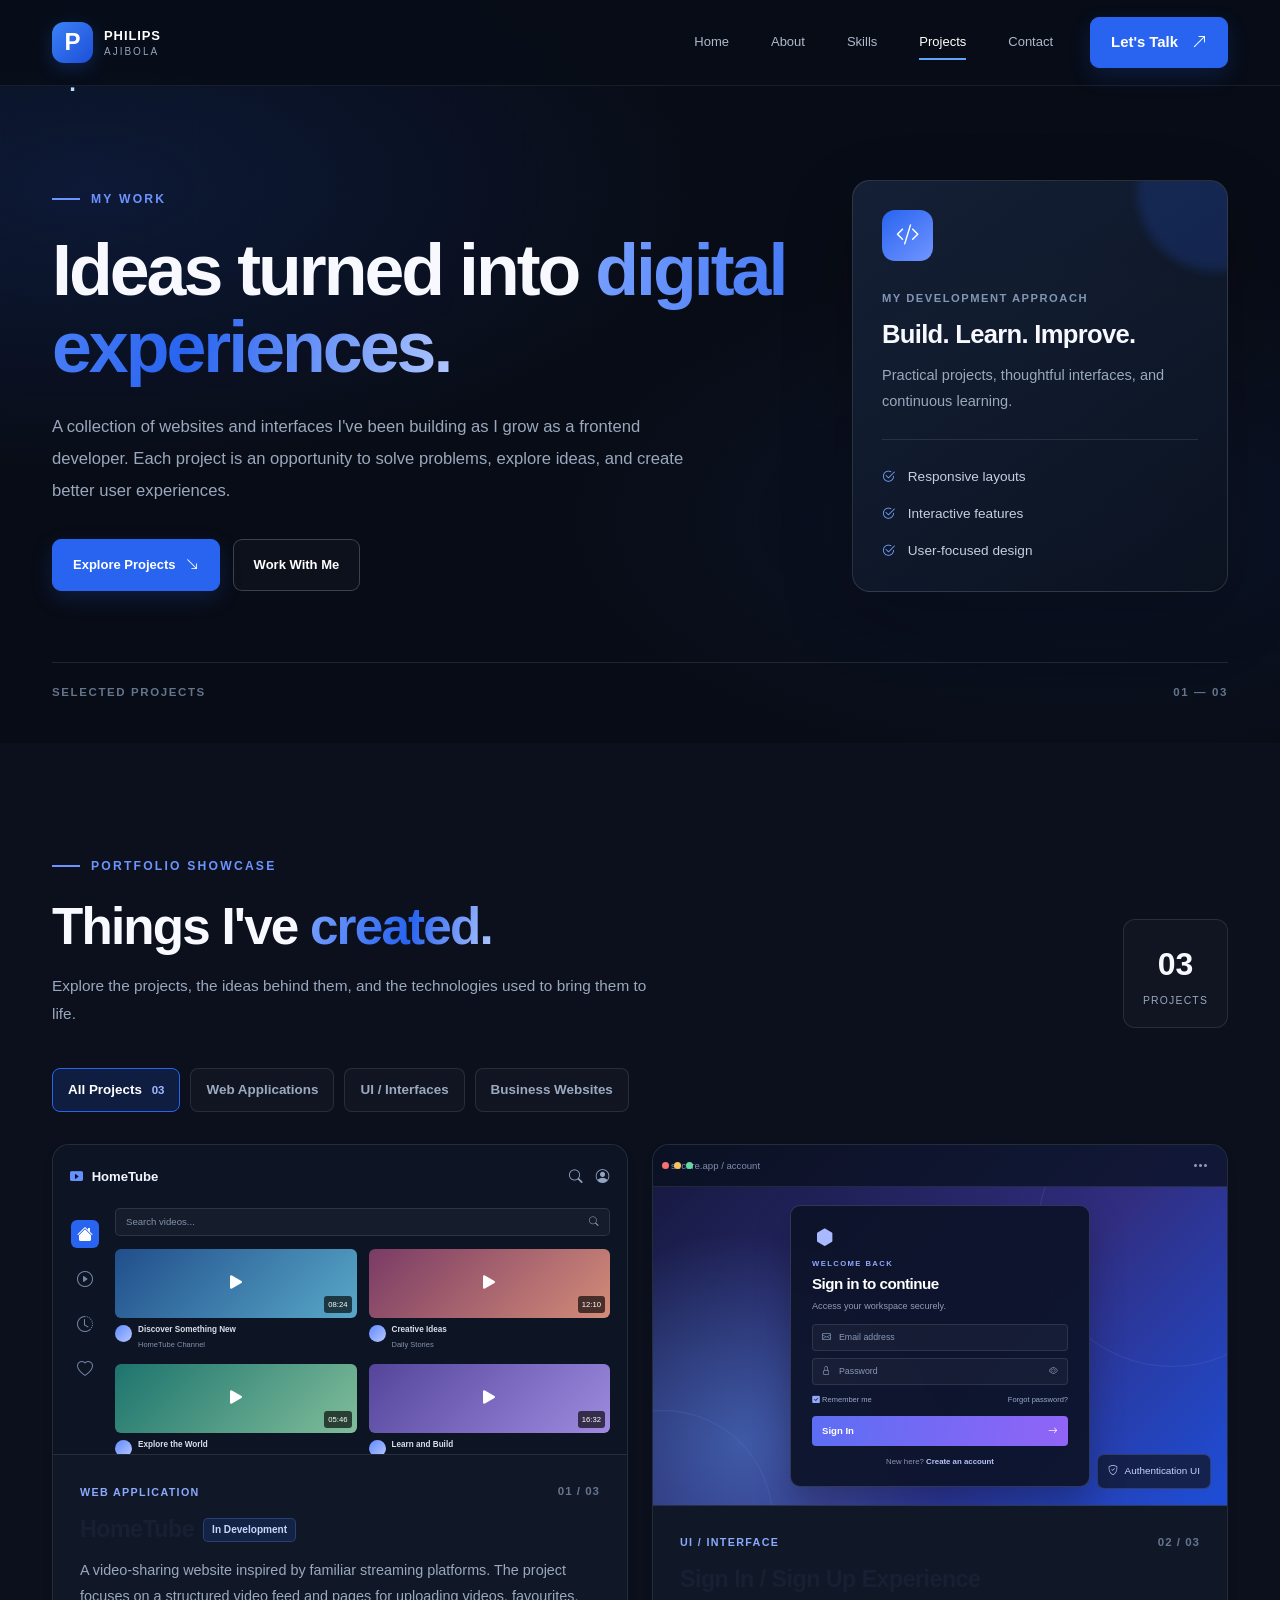
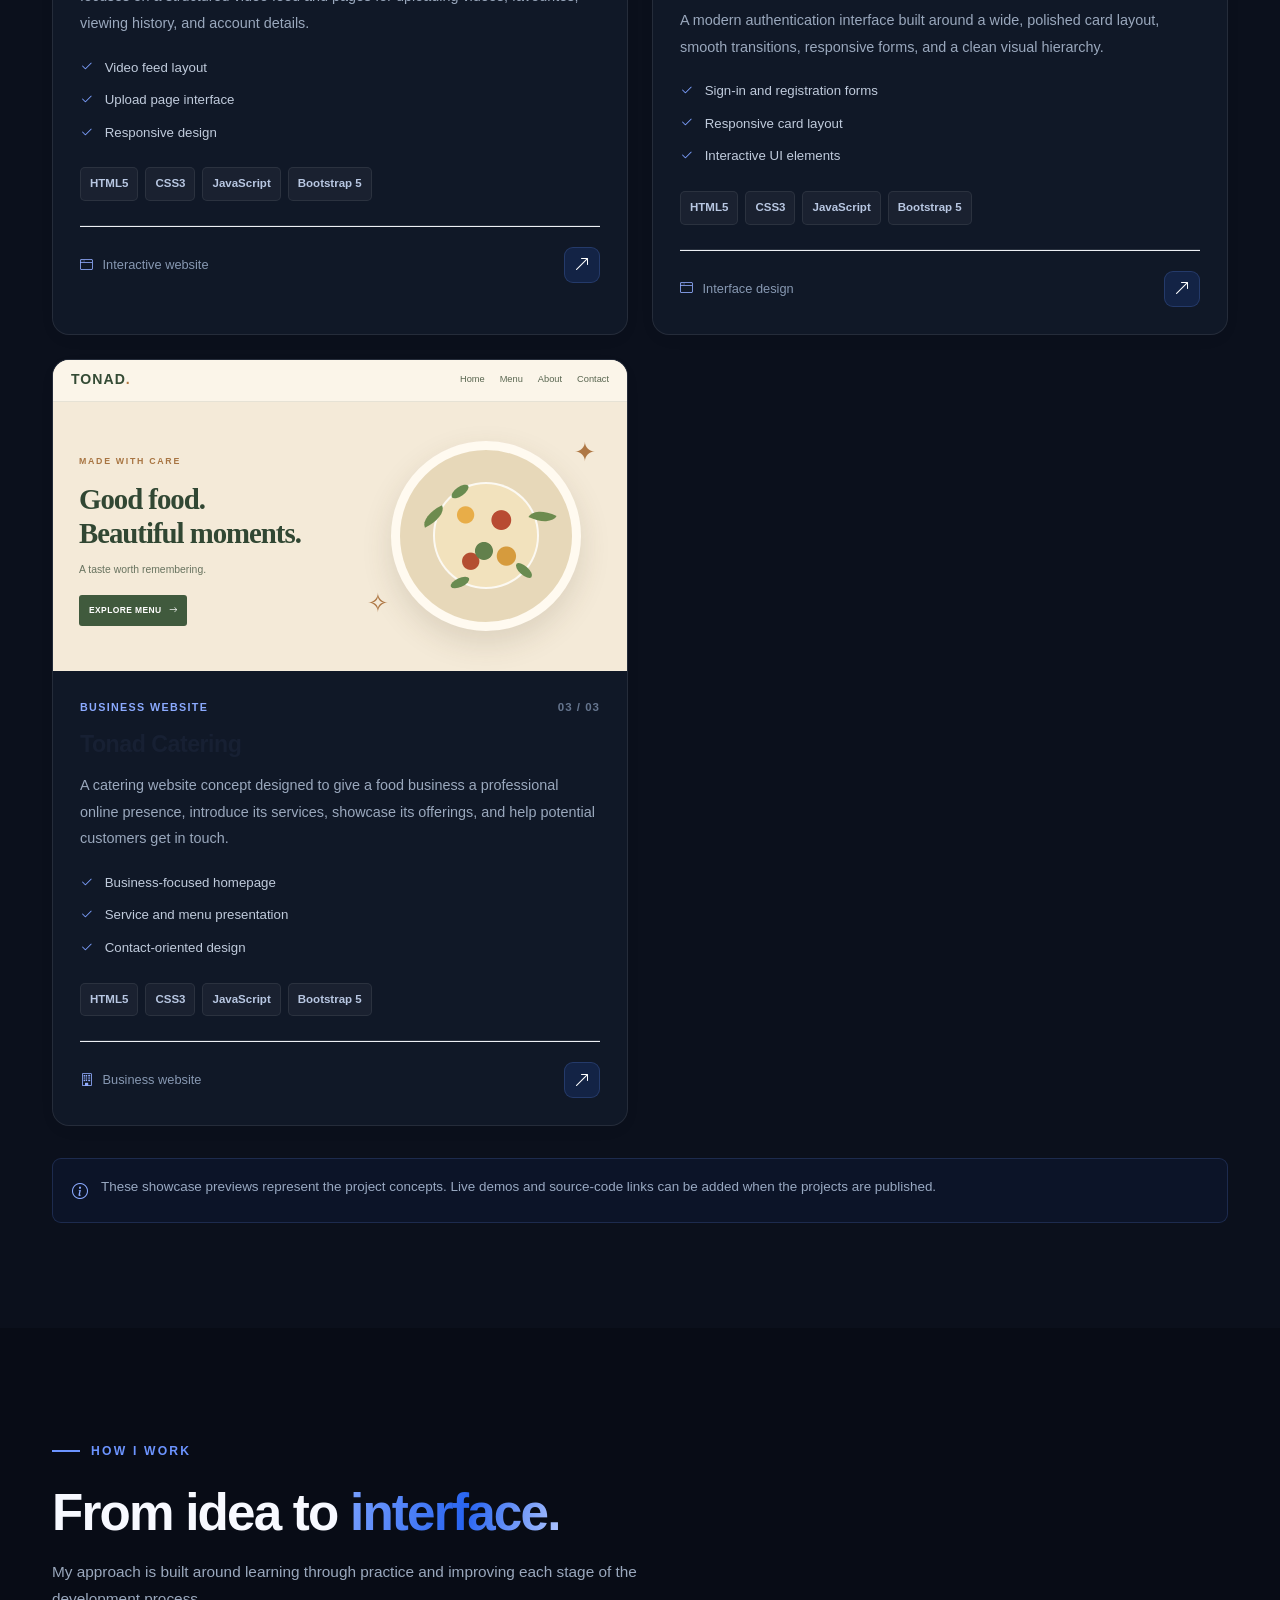
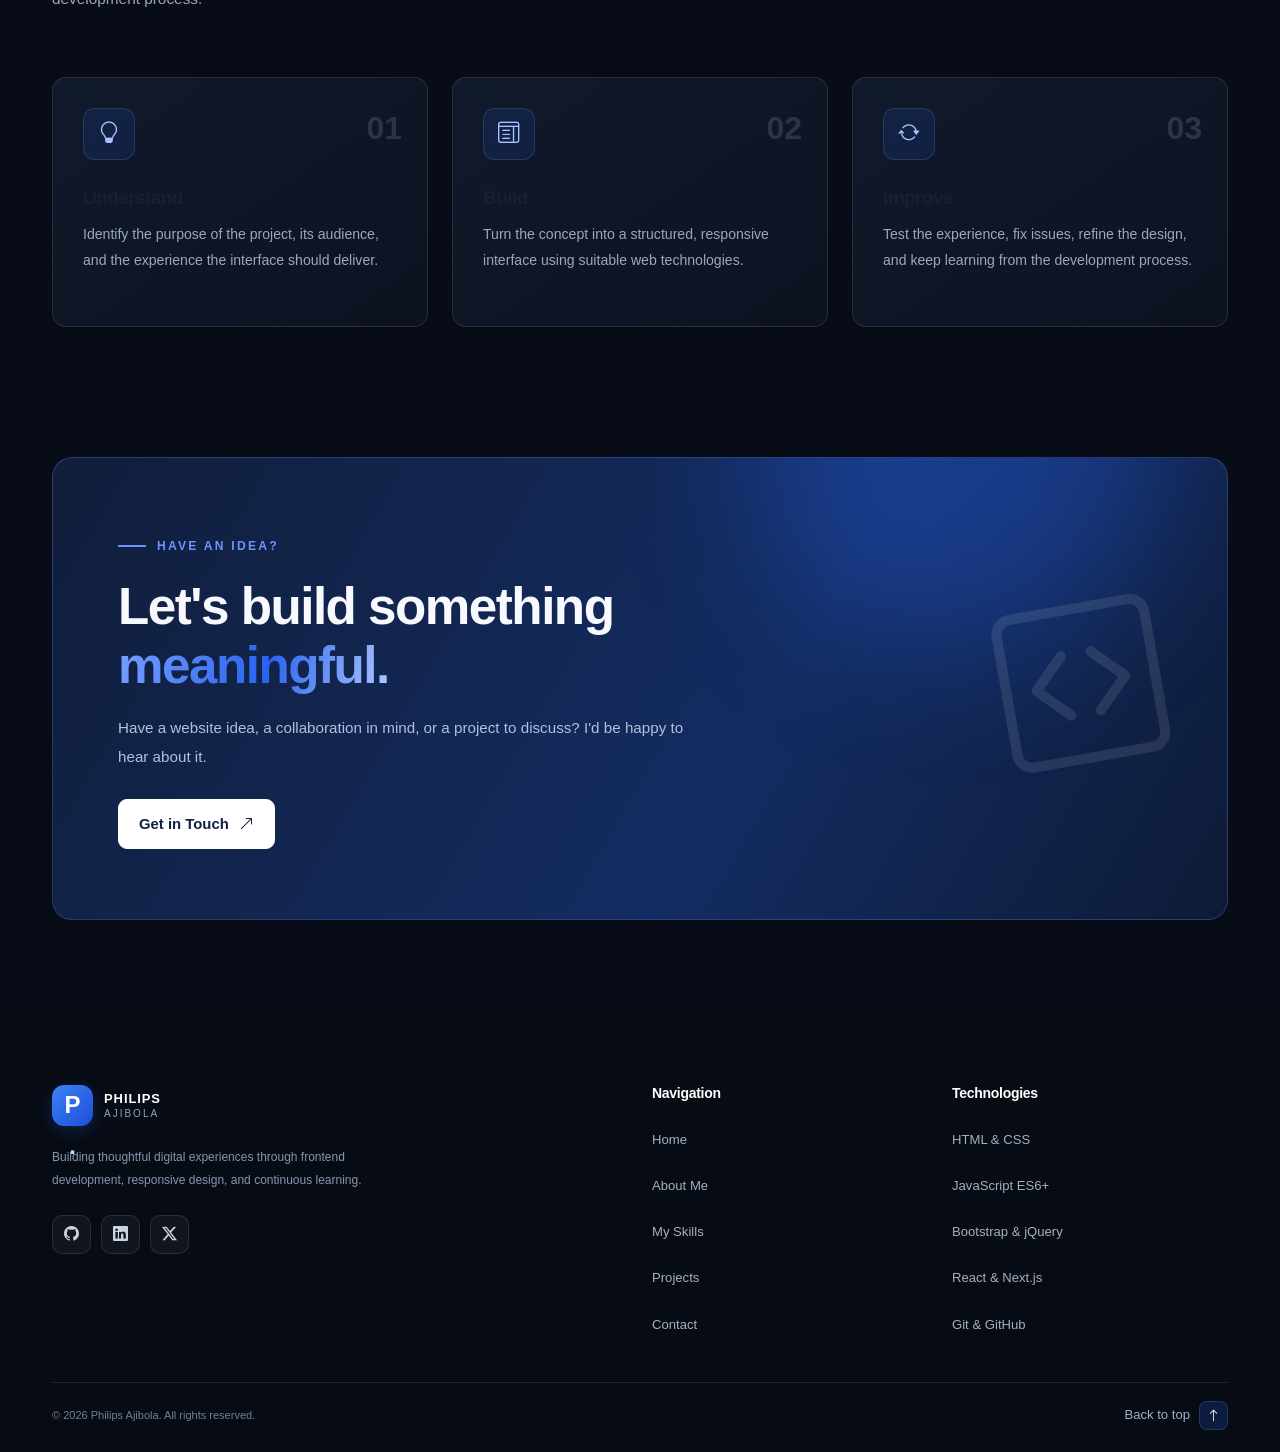
<file: projects.html>
<!DOCTYPE html>
<html lang="en">
<head>
  <meta charset="UTF-8">
  <meta name="viewport" content="width=device-width, initial-scale=1.0">

  <title>Projects | Philips Ajibola</title>
  <meta name="description" content="Explore frontend development projects by Philips Ajibola, including HomeTube, authentication interfaces, and the Tonad Catering website.">

  <!-- Bootstrap CSS -->
  <link href="https://cdn.jsdelivr.net/npm/bootstrap@5.3.3/dist/css/bootstrap.min.css" rel="stylesheet">

  <!-- Bootstrap Icons -->
  <link rel="stylesheet" href="https://cdn.jsdelivr.net/npm/bootstrap-icons@1.11.3/font/bootstrap-icons.min.css">

  <!-- Shared Styles -->
  <link rel="stylesheet" href="css/style.css">

  <!-- Projects Page Styles -->
  <link rel="stylesheet" href="css/projects.css">
</head>

<body>

  <!-- NAVBAR -->
  <!-- <nav class="navbar navbar-expand-lg fixed-top main-navbar" id="mainNavbar">
        <div class="container">

            <a class="navbar-brand brand-logo" href="index.html" aria-label="Philips Ajibola homepage">
                <span class="brand-mark">P<span>.</span></span>
                <span class="brand-name">PHILIPS<span>AJIBOLA</span></span>
            </a>

            <button
                class="navbar-toggler custom-toggler"
                type="button"
                data-bs-toggle="collapse"
                data-bs-target="#navbarContent"
                aria-controls="navbarContent"
                aria-expanded="false"
                aria-label="Toggle navigation">

                <i class="bi bi-list"></i>
            </button>

            <div class="collapse navbar-collapse" id="navbarContent">
                <ul class="navbar-nav ms-auto align-items-lg-center gap-lg-3">

                    <li class="nav-item">
                        <a class="nav-link" href="index.html" aria-current="page">Home</a>
                    </li>

                    <li class="nav-item">
                        <a class="nav-link" href="about.html">About</a>
                    </li>

                    <li class="nav-item">
                        <a class="nav-link active" href="skills.html" aria-current="page">Skills</a>
                    </li>

                    <li class="nav-item">
                        <a class="nav-link" href="projects.html">Projects</a>
                    </li>

                    <li class="nav-item">
                        <a class="nav-link" href="contact.html">Contact</a>
                    </li>

                    <li class="nav-item ms-lg-2">
                        <a class="btn btn-primary-custom nav-cta" href="contact.html">
                            Let's Talk
                            <i class="bi bi-arrow-up-right ms-1"></i>
                        </a>
                    </li>

                </ul>
            </div>
        </div>
    </nav> -->
  
    <nav class="navbar navbar-expand-lg fixed-top main-navbar" id="mainNavbar">
        <div class="container">

            <a class="navbar-brand brand-logo" href="index.html" aria-label="Philips Ajibola homepage">
                <span class="brand-mark">P<span>.</span></span>
                <span class="brand-name">PHILIPS<span>AJIBOLA</span></span>
            </a>

            <button
                class="navbar-toggler custom-toggler"
                type="button"
                data-bs-toggle="collapse"
                data-bs-target="#navbarContent"
                aria-controls="navbarContent"
                aria-expanded="false"
                aria-label="Toggle navigation">

                <i class="bi bi-list"></i>
            </button>

            <div class="collapse navbar-collapse" id="navbarContent">
                <ul class="navbar-nav ms-auto align-items-lg-center gap-lg-3">

                    <li class="nav-item">
                        <a class="nav-link" href="index.html">Home</a>
                    </li>

                    <li class="nav-item">
                        <a class="nav-link" href="about.html">About</a>
                    </li>

                    <li class="nav-item">
                        <a class="nav-link" href="skills.html">Skills</a>
                    </li>

                    <li class="nav-item">
                        <a class="nav-link active" href="projects.html" aria-current="page">Projects</a>
                    </li>

                    <li class="nav-item">
                        <a class="nav-link" href="contact.html">Contact</a>
                    </li>

                    <li class="nav-item ms-lg-2">
                        <a class="btn btn-primary-custom nav-cta" href="contact.html">
                            Let's Talk
                            <i class="bi bi-arrow-up-right ms-1"></i>
                        </a>
                    </li>

                </ul>
            </div>
        </div>
    </nav>
    <main>

    <!-- PROJECT HERO -->
    <section class="projects-hero">
      <div class="hero-grid"></div>

      <div class="container position-relative">
        <div class="row align-items-center gy-5">
          <div class="col-lg-8 reveal reveal-left">
            <span class="section-eyebrow">
              <span class="eyebrow-line"></span>
              MY WORK
            </span>

            <h1 class="projects-title">
              Ideas turned into
              <span>digital experiences.</span>
            </h1>

            <p class="projects-intro">
              A collection of websites and interfaces I've been building as I grow
              as a frontend developer. Each project is an opportunity to solve
              problems, explore ideas, and create better user experiences.
            </p>

            <div class="hero-actions">
              <a href="#projectGallery" class="btn btn-primary-custom">
                Explore Projects <i class="bi bi-arrow-down-right"></i>
              </a>
              <a href="contact.html" class="btn btn-outline-custom">
                Work With Me
              </a>
            </div>
          </div>

          <div class="col-lg-4 reveal reveal-right">
            <div class="project-stats-card">
              <div class="stats-icon">
                <i class="bi bi-code-slash"></i>
              </div>

              <p class="stats-label">MY DEVELOPMENT APPROACH</p>
              <h2>Build. Learn. Improve.</h2>
              <p class="stats-description">
                Practical projects, thoughtful interfaces, and continuous learning.
              </p>

              <div class="stats-divider"></div>

              <div class="stats-bottom">
                <span><i class="bi bi-check2-circle"></i> Responsive layouts</span>
                <span><i class="bi bi-check2-circle"></i> Interactive features</span>
                <span><i class="bi bi-check2-circle"></i> User-focused design</span>
              </div>
            </div>
          </div>
        </div>

        <div class="hero-bottom-label">
          <span>SELECTED PROJECTS</span>
          <span>01 — 03</span>
        </div>
      </div>
    </section>

    <!-- PROJECT GALLERY -->
    <section class="project-gallery section-padding" id="projectGallery">
      <div class="container">

        <div class="section-heading reveal">
          <div>
            <span class="section-eyebrow">
              <span class="eyebrow-line"></span>
              PORTFOLIO SHOWCASE
            </span>
            <h2>Things I've <span>created.</span></h2>
            <p>
              Explore the projects, the ideas behind them, and the technologies
              used to bring them to life.
            </p>
          </div>

          <div class="project-count">
            <span id="visibleProjectCount">03</span>
            <small>PROJECTS</small>
          </div>
        </div>

        <!-- FILTER BUTTONS -->
        <div class="project-filters reveal" role="group" aria-label="Filter projects">
          <button class="filter-btn active" type="button" data-filter="all" aria-pressed="true">
            All Projects <span>03</span>
          </button>
          <button class="filter-btn" type="button" data-filter="web" aria-pressed="false">
            Web Applications
          </button>
          <button class="filter-btn" type="button" data-filter="ui" aria-pressed="false">
            UI / Interfaces
          </button>
          <button class="filter-btn" type="button" data-filter="business" aria-pressed="false">
            Business Websites
          </button>
        </div>

        <!-- PROJECT CARDS -->
        <div class="row g-4 project-grid" id="projectGrid">

          <!-- HOMETUBE -->
          <div class="col-lg-6 project-item reveal" data-category="web">
            <article class="project-card">
              <div class="project-visual hometube-visual">
                <div class="visual-topbar">
                  <div class="mini-brand"><i class="bi bi-play-btn-fill"></i> HomeTube</div>
                  <div class="mini-top-icons">
                    <i class="bi bi-search"></i>
                    <i class="bi bi-person-circle"></i>
                  </div>
                </div>

                <div class="hometube-layout">
                  <div class="mini-sidebar">
                    <span class="selected"><i class="bi bi-house-fill"></i></span>
                    <span><i class="bi bi-play-circle"></i></span>
                    <span><i class="bi bi-clock-history"></i></span>
                    <span><i class="bi bi-heart"></i></span>
                  </div>

                  <div class="mini-video-area">
                    <div class="mini-searchbar">
                      <span>Search videos...</span>
                      <i class="bi bi-search"></i>
                    </div>

                    <div class="mini-video-grid">
                      <div class="mini-video">
                        <div class="video-thumb thumb-one">
                          <i class="bi bi-play-fill"></i>
                          <small>08:24</small>
                        </div>
                        <div class="mini-video-info">
                          <span class="mini-avatar"></span>
                          <div><b>Discover Something New</b><small>HomeTube Channel</small></div>
                        </div>
                      </div>

                      <div class="mini-video">
                        <div class="video-thumb thumb-two">
                          <i class="bi bi-play-fill"></i>
                          <small>12:10</small>
                        </div>
                        <div class="mini-video-info">
                          <span class="mini-avatar"></span>
                          <div><b>Creative Ideas</b><small>Daily Stories</small></div>
                        </div>
                      </div>

                      <div class="mini-video">
                        <div class="video-thumb thumb-three">
                          <i class="bi bi-play-fill"></i>
                          <small>05:46</small>
                        </div>
                        <div class="mini-video-info">
                          <span class="mini-avatar"></span>
                          <div><b>Explore the World</b><small>Explore Media</small></div>
                        </div>
                      </div>

                      <div class="mini-video">
                        <div class="video-thumb thumb-four">
                          <i class="bi bi-play-fill"></i>
                          <small>16:32</small>
                        </div>
                        <div class="mini-video-info">
                          <span class="mini-avatar"></span>
                          <div><b>Learn and Build</b><small>Tech Corner</small></div>
                        </div>
                      </div>
                    </div>
                  </div>
                </div>
              </div>

              <div class="project-card-content">
                <div class="project-meta">
                  <span class="project-category">WEB APPLICATION</span>
                  <span class="project-number">01 / 03</span>
                </div>

                <h3>HomeTube <span class="project-status">In Development</span></h3>

                <p>
                  A video-sharing website inspired by familiar streaming platforms.
                  The project focuses on a structured video feed and pages for
                  uploading videos, favourites, viewing history, and account details.
                </p>

                <div class="project-features">
                  <span><i class="bi bi-check2"></i> Video feed layout</span>
                  <span><i class="bi bi-check2"></i> Upload page interface</span>
                  <span><i class="bi bi-check2"></i> Responsive design</span>
                </div>

                <div class="tech-tags">
                  <span>HTML5</span>
                  <span>CSS3</span>
                  <span>JavaScript</span>
                  <span>Bootstrap 5</span>
                </div>

                <div class="project-card-footer">
                  <span class="project-type"><i class="bi bi-window"></i> Interactive website</span>
                  <span class="project-arrow"><i class="bi bi-arrow-up-right"></i></span>
                </div>
              </div>
            </article>
          </div>

          <!-- AUTHENTICATION UI -->
          <div class="col-lg-6 project-item reveal" data-category="ui">
            <article class="project-card">
              <div class="project-visual auth-visual">
                <div class="auth-browser-bar">
                  <div class="browser-dots"><span></span><span></span><span></span></div>
                  <div class="browser-address">secure.app / account</div>
                  <i class="bi bi-three-dots"></i>
                </div>

                <div class="auth-preview">
                  <div class="auth-decoration auth-decoration-one"></div>
                  <div class="auth-decoration auth-decoration-two"></div>

                  <div class="auth-preview-card">
                    <div class="auth-preview-logo"><i class="bi bi-hexagon-fill"></i></div>
                    <span class="auth-welcome">WELCOME BACK</span>
                    <h4>Sign in to continue</h4>
                    <p>Access your workspace securely.</p>

                    <div class="auth-input-preview">
                      <i class="bi bi-envelope"></i>
                      <span>Email address</span>
                    </div>
                    <div class="auth-input-preview">
                      <i class="bi bi-lock"></i>
                      <span>Password</span>
                      <i class="bi bi-eye ms-auto"></i>
                    </div>
                    <div class="auth-remember">
                      <span><i class="bi bi-check-square-fill"></i> Remember me</span>
                      <span>Forgot password?</span>
                    </div>
                    <div class="auth-submit-preview">Sign In <i class="bi bi-arrow-right"></i></div>
                    <div class="auth-bottom-text">New here? <b>Create an account</b></div>
                  </div>

                  <div class="floating-auth-tag">
                    <i class="bi bi-shield-check"></i> Authentication UI
                  </div>
                </div>
              </div>

              <div class="project-card-content">
                <div class="project-meta">
                  <span class="project-category">UI / INTERFACE</span>
                  <span class="project-number">02 / 03</span>
                </div>

                <h3>Sign In / Sign Up Experience</h3>

                <p>
                  A modern authentication interface built around a wide, polished
                  card layout, smooth transitions, responsive forms, and a clean
                  visual hierarchy.
                </p>

                <div class="project-features">
                  <span><i class="bi bi-check2"></i> Sign-in and registration forms</span>
                  <span><i class="bi bi-check2"></i> Responsive card layout</span>
                  <span><i class="bi bi-check2"></i> Interactive UI elements</span>
                </div>

                <div class="tech-tags">
                  <span>HTML5</span>
                  <span>CSS3</span>
                  <span>JavaScript</span>
                  <span>Bootstrap 5</span>
                </div>

                <div class="project-card-footer">
                  <span class="project-type"><i class="bi bi-window"></i> Interface design</span>
                  <span class="project-arrow"><i class="bi bi-arrow-up-right"></i></span>
                </div>
              </div>
            </article>
          </div>

          <!-- TONAD CATERING -->
          <div class="col-lg-6 project-item reveal" data-category="business">
            <article class="project-card">
              <div class="project-visual catering-visual">
                <div class="catering-browser-bar">
                  <span class="catering-logo">TONAD<span>.</span></span>
                  <div class="catering-mini-nav">
                    <span>Home</span>
                    <span>Menu</span>
                    <span>About</span>
                    <span>Contact</span>
                  </div>
                  <i class="bi bi-list"></i>
                </div>

                <div class="catering-hero-preview">
                  <div class="catering-copy">
                    <span class="catering-kicker">MADE WITH CARE</span>
                    <h4>Good food.<br>Beautiful moments.</h4>
                    <p>A taste worth remembering.</p>
                    <span class="catering-mini-button">EXPLORE MENU <i class="bi bi-arrow-right"></i></span>
                  </div>

                  <div class="catering-food-art">
                    <div class="food-plate">
                      <div class="food-center"></div>
                      <span class="food-garnish garnish-one"></span>
                      <span class="food-garnish garnish-two"></span>
                      <span class="food-garnish garnish-three"></span>
                      <span class="food-leaf leaf-one"></span>
                      <span class="food-leaf leaf-two"></span>
                    </div>
                    <span class="food-spark spark-one">✦</span>
                    <span class="food-spark spark-two">✧</span>
                  </div>
                </div>
              </div>

              <div class="project-card-content">
                <div class="project-meta">
                  <span class="project-category">BUSINESS WEBSITE</span>
                  <span class="project-number">03 / 03</span>
                </div>

                <h3>Tonad Catering</h3>

                <p>
                  A catering website concept designed to give a food business a
                  professional online presence, introduce its services, showcase
                  its offerings, and help potential customers get in touch.
                </p>

                <div class="project-features">
                  <span><i class="bi bi-check2"></i> Business-focused homepage</span>
                  <span><i class="bi bi-check2"></i> Service and menu presentation</span>
                  <span><i class="bi bi-check2"></i> Contact-oriented design</span>
                </div>

                <div class="tech-tags">
                  <span>HTML5</span>
                  <span>CSS3</span>
                  <span>JavaScript</span>
                  <span>Bootstrap 5</span>
                </div>

                <div class="project-card-footer">
                  <span class="project-type"><i class="bi bi-building"></i> Business website</span>
                  <span class="project-arrow"><i class="bi bi-arrow-up-right"></i></span>
                </div>
              </div>
            </article>
          </div>

          <!-- EMPTY FILTER STATE -->
          <div class="col-12 d-none" id="emptyProjects">
            <div class="empty-projects">
              <i class="bi bi-folder2-open"></i>
              <h3>No projects in this category yet.</h3>
              <p>Try another category to explore the current projects.</p>
              <button class="btn btn-primary-custom" type="button" data-filter="all">
                View All Projects
              </button>
            </div>
          </div>

        </div>

        <div class="projects-note reveal">
          <i class="bi bi-info-circle"></i>
          <p>
            These showcase previews represent the project concepts. Live demos
            and source-code links can be added when the projects are published.
          </p>
        </div>
      </div>
    </section>

    <!-- PROCESS SECTION -->
    <section class="process-section section-padding">
      <div class="container">
        <div class="section-heading reveal">
          <div>
            <span class="section-eyebrow">
              <span class="eyebrow-line"></span>
              HOW I WORK
            </span>
            <h2>From idea to <span>interface.</span></h2>
            <p>
              My approach is built around learning through practice and improving
              each stage of the development process.
            </p>
          </div>
        </div>

        <div class="row g-4 process-grid">
          <div class="col-md-4 reveal">
            <div class="process-card">
              <span class="process-number">01</span>
              <div class="process-icon"><i class="bi bi-lightbulb"></i></div>
              <h3>Understand</h3>
              <p>
                Identify the purpose of the project, its audience, and the
                experience the interface should deliver.
              </p>
            </div>
          </div>

          <div class="col-md-4 reveal">
            <div class="process-card">
              <span class="process-number">02</span>
              <div class="process-icon"><i class="bi bi-layout-text-window"></i></div>
              <h3>Build</h3>
              <p>
                Turn the concept into a structured, responsive interface using
                suitable web technologies.
              </p>
            </div>
          </div>

          <div class="col-md-4 reveal">
            <div class="process-card">
              <span class="process-number">03</span>
              <div class="process-icon"><i class="bi bi-arrow-repeat"></i></div>
              <h3>Improve</h3>
              <p>
                Test the experience, fix issues, refine the design, and keep
                learning from the development process.
              </p>
            </div>
          </div>
        </div>
      </div>
    </section>

    <!-- CTA -->
    <section class="projects-cta-section">
      <div class="container">
        <div class="projects-cta reveal">
          <div class="cta-glow"></div>
          <div class="cta-content">
            <span class="section-eyebrow">
              <span class="eyebrow-line"></span>
              HAVE AN IDEA?
            </span>
            <h2>Let's build something <span>meaningful.</span></h2>
            <p>
              Have a website idea, a collaboration in mind, or a project to discuss?
              I'd be happy to hear about it.
            </p>
            <a href="contact.html" class="btn btn-light-custom">
              Get in Touch <i class="bi bi-arrow-up-right"></i>
            </a>
          </div>
          <div class="cta-decoration"><i class="bi bi-code-square"></i></div>
        </div>
      </div>
    </section>

  </main>

  <!-- FOOTER -->
  <footer class="main-footer">
        <div class="container">

            <div class="row g-4 footer-main">

                <div class="col-lg-5">
                    <a href="index.html" class="navbar-brand brand-logo footer-brand">
                        <span class="brand-mark">P<span>.</span></span>
                        <span class="brand-name">PHILIPS<span>AJIBOLA</span></span>
                    </a>

                    <p class="footer-description">
                        Building thoughtful digital experiences through frontend
                        development, responsive design, and continuous learning.
                    </p>

                    <div class="footer-socials">
                        <!-- Replace these placeholder links with your real profiles. -->
                        <a href="#" aria-label="GitHub profile" title="Add your GitHub profile URL">
                            <i class="bi bi-github"></i>
                        </a>

                        <a href="#" aria-label="LinkedIn profile" title="Add your LinkedIn profile URL">
                            <i class="bi bi-linkedin"></i>
                        </a>

                        <a href="#" aria-label="X profile" title="Add your X profile URL">
                            <i class="bi bi-twitter-x"></i>
                        </a>
                    </div>
                </div>

                <div class="col-6 col-lg-2 offset-lg-1">
                    <h3 class="footer-heading">Navigation</h3>

                    <ul class="footer-links">
                        <li><a href="index.html">Home</a></li>
                        <li><a href="about.html">About Me</a></li>
                        <li><a href="skills.html">My Skills</a></li>
                        <li><a href="projects.html">Projects</a></li>
                        <li><a href="contact.html">Contact</a></li>
                    </ul>
                </div>

                <div class="col-6 col-lg-3 offset-lg-1">
                    <h3 class="footer-heading">Technologies</h3>

                    <ul class="footer-links">
                        <li><a href="skills.html">HTML & CSS</a></li>
                        <li><a href="skills.html">JavaScript ES6+</a></li>
                        <li><a href="skills.html">Bootstrap & jQuery</a></li>
                        <li><a href="skills.html">React & Next.js</a></li>
                        <li><a href="skills.html">Git & GitHub</a></li>
                    </ul>
                </div>

            </div>

            <div class="footer-bottom">
                <p>
                    &copy; <span id="copyrightYear">2026</span> Philips Ajibola.
                    All rights reserved.
                </p>

                <a href="#home" class="back-to-top" aria-label="Back to top">
                    Back to top
                    <i class="bi bi-arrow-up"></i>
                </a>
            </div>

        </div>
    </footer>

  <!-- Bootstrap JavaScript -->
  <script src="https://cdn.jsdelivr.net/npm/bootstrap@5.3.3/dist/js/bootstrap.bundle.min.js"></script>

  <!-- Projects Page JavaScript -->
  <script src="js/projects.js"></script>
</body>
</html>
</file>
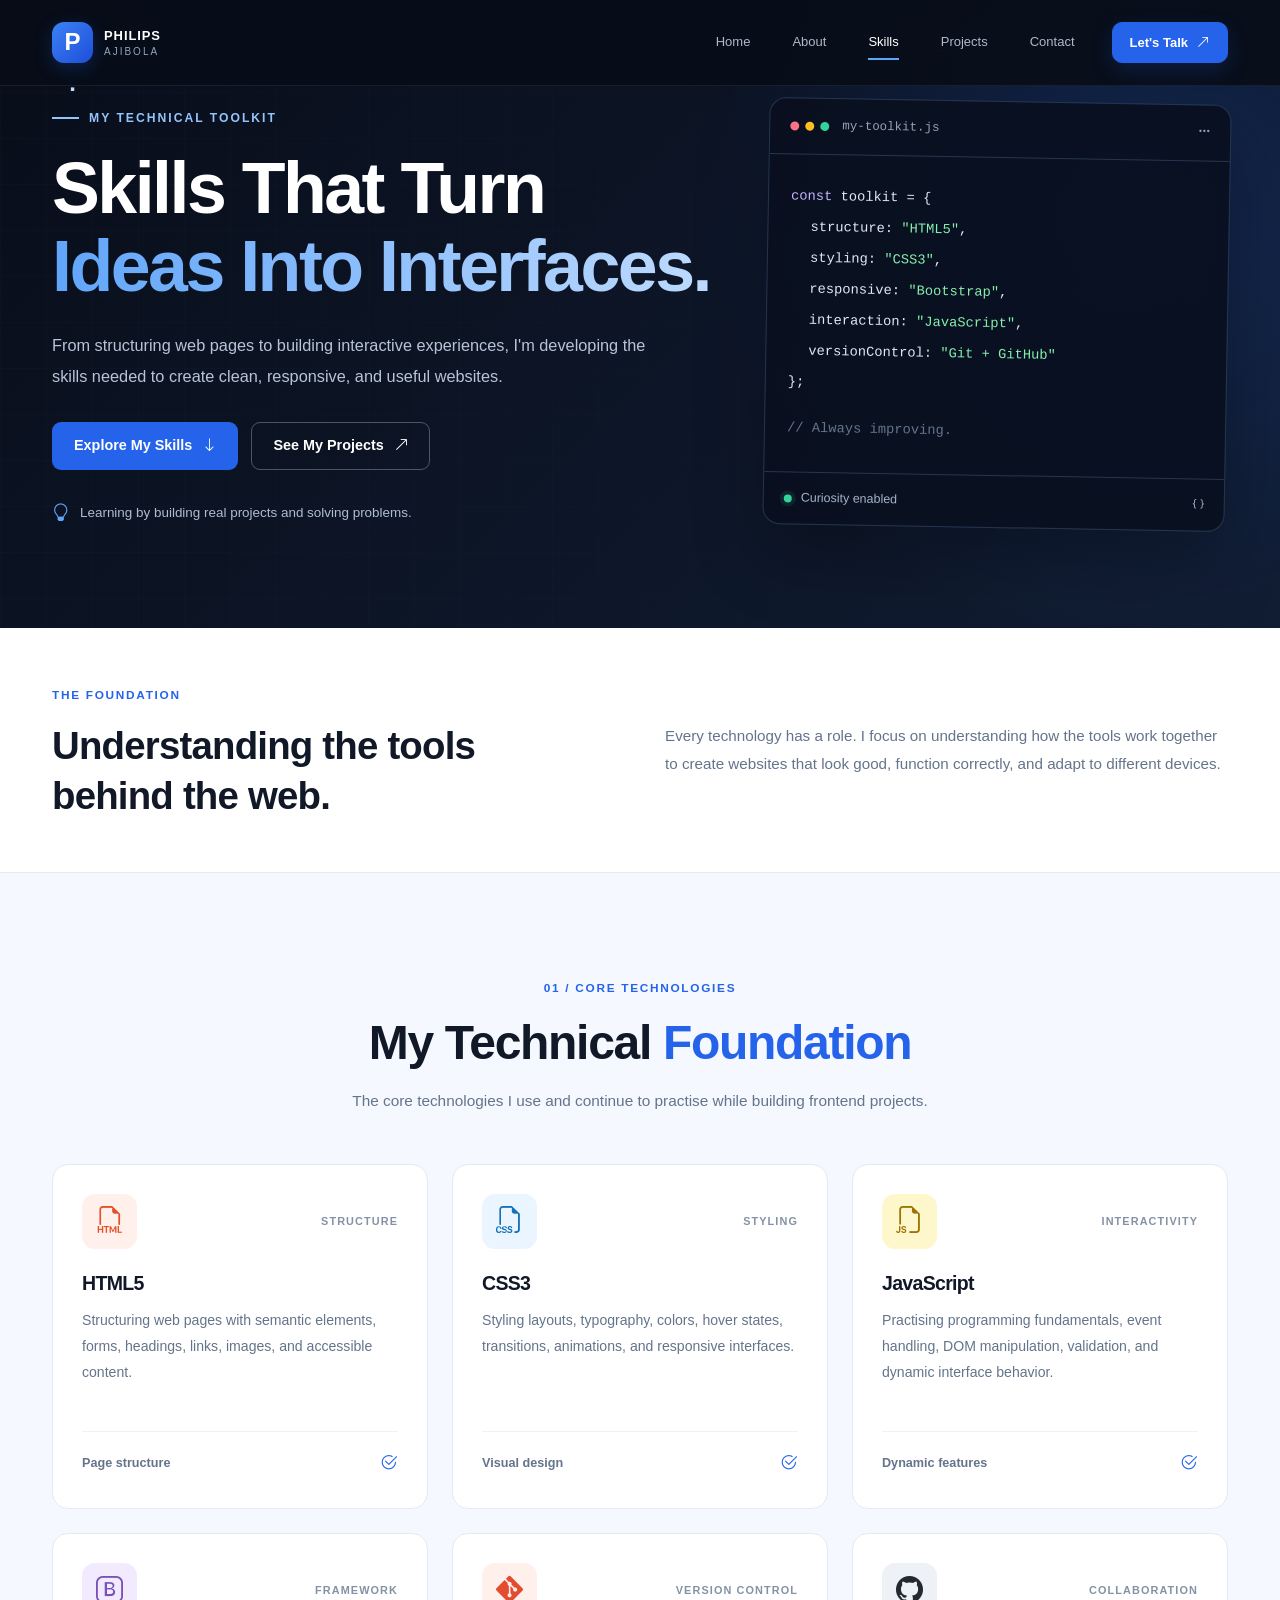
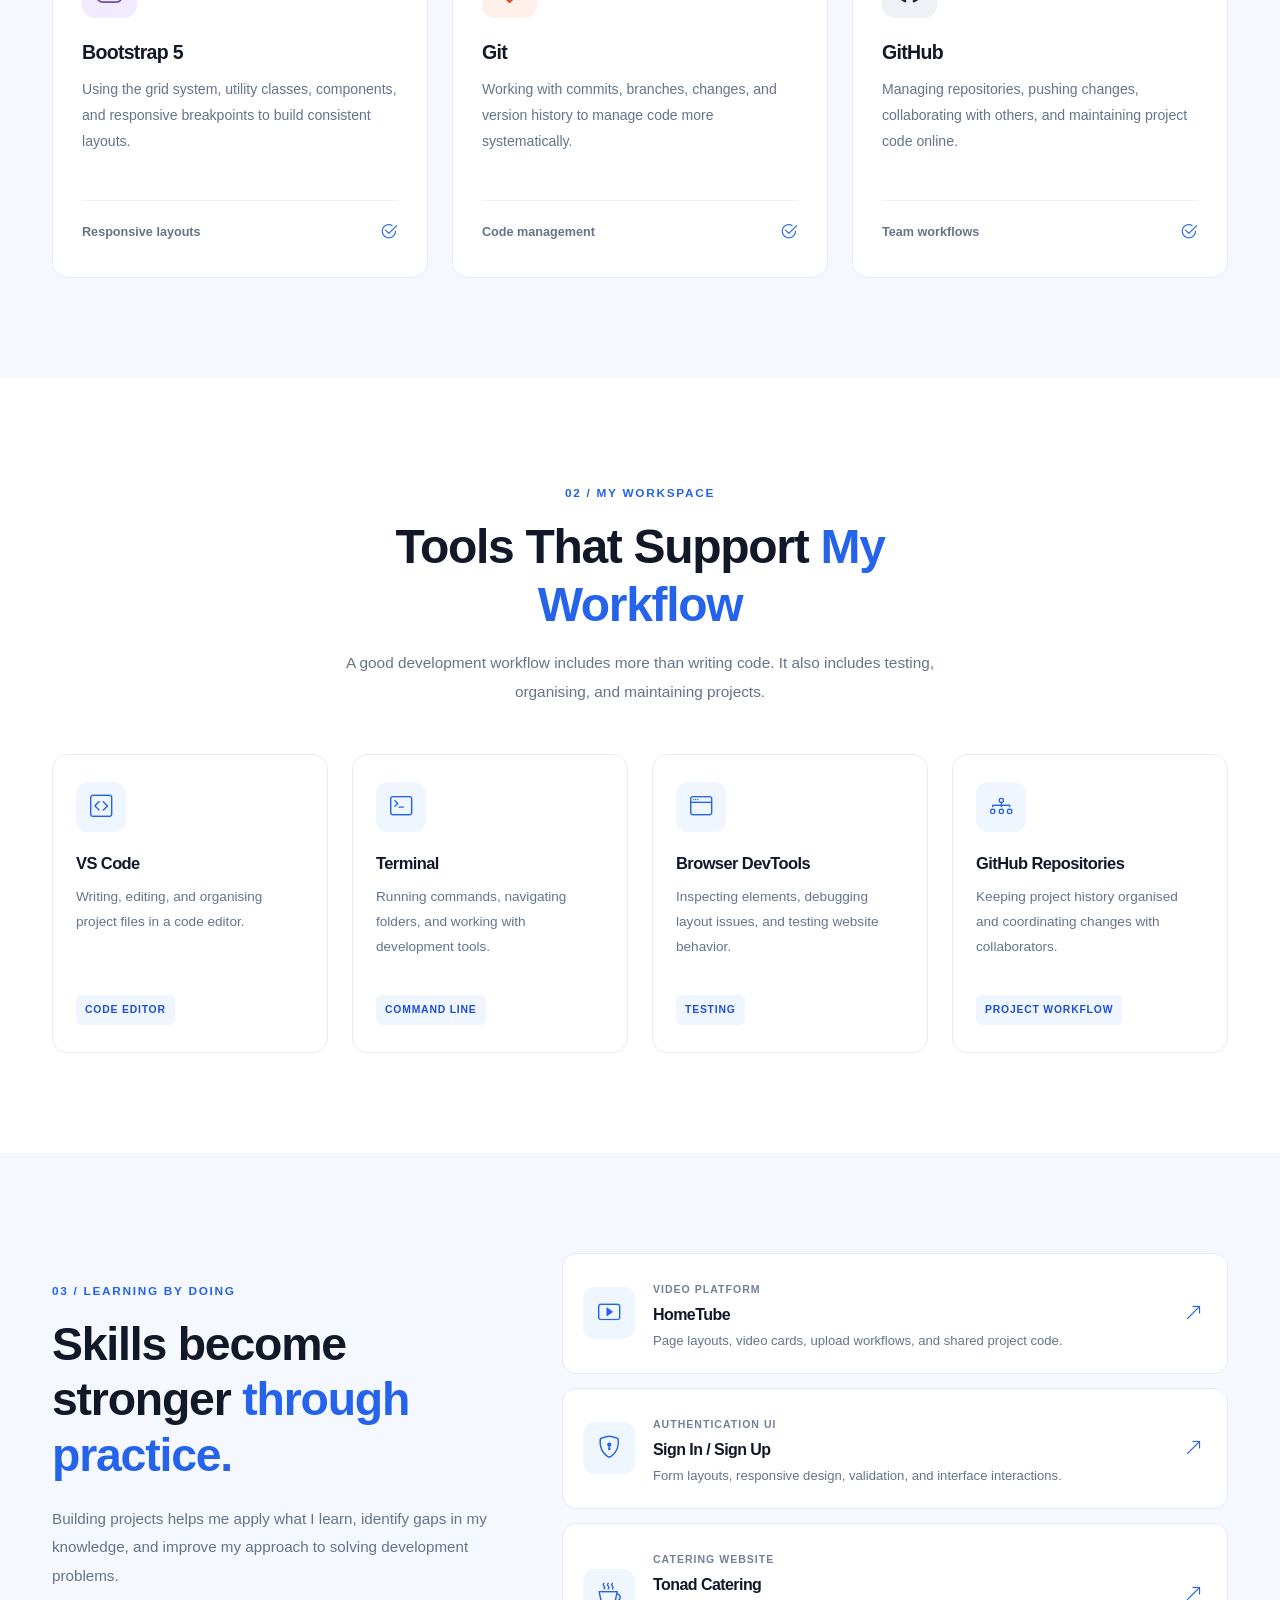
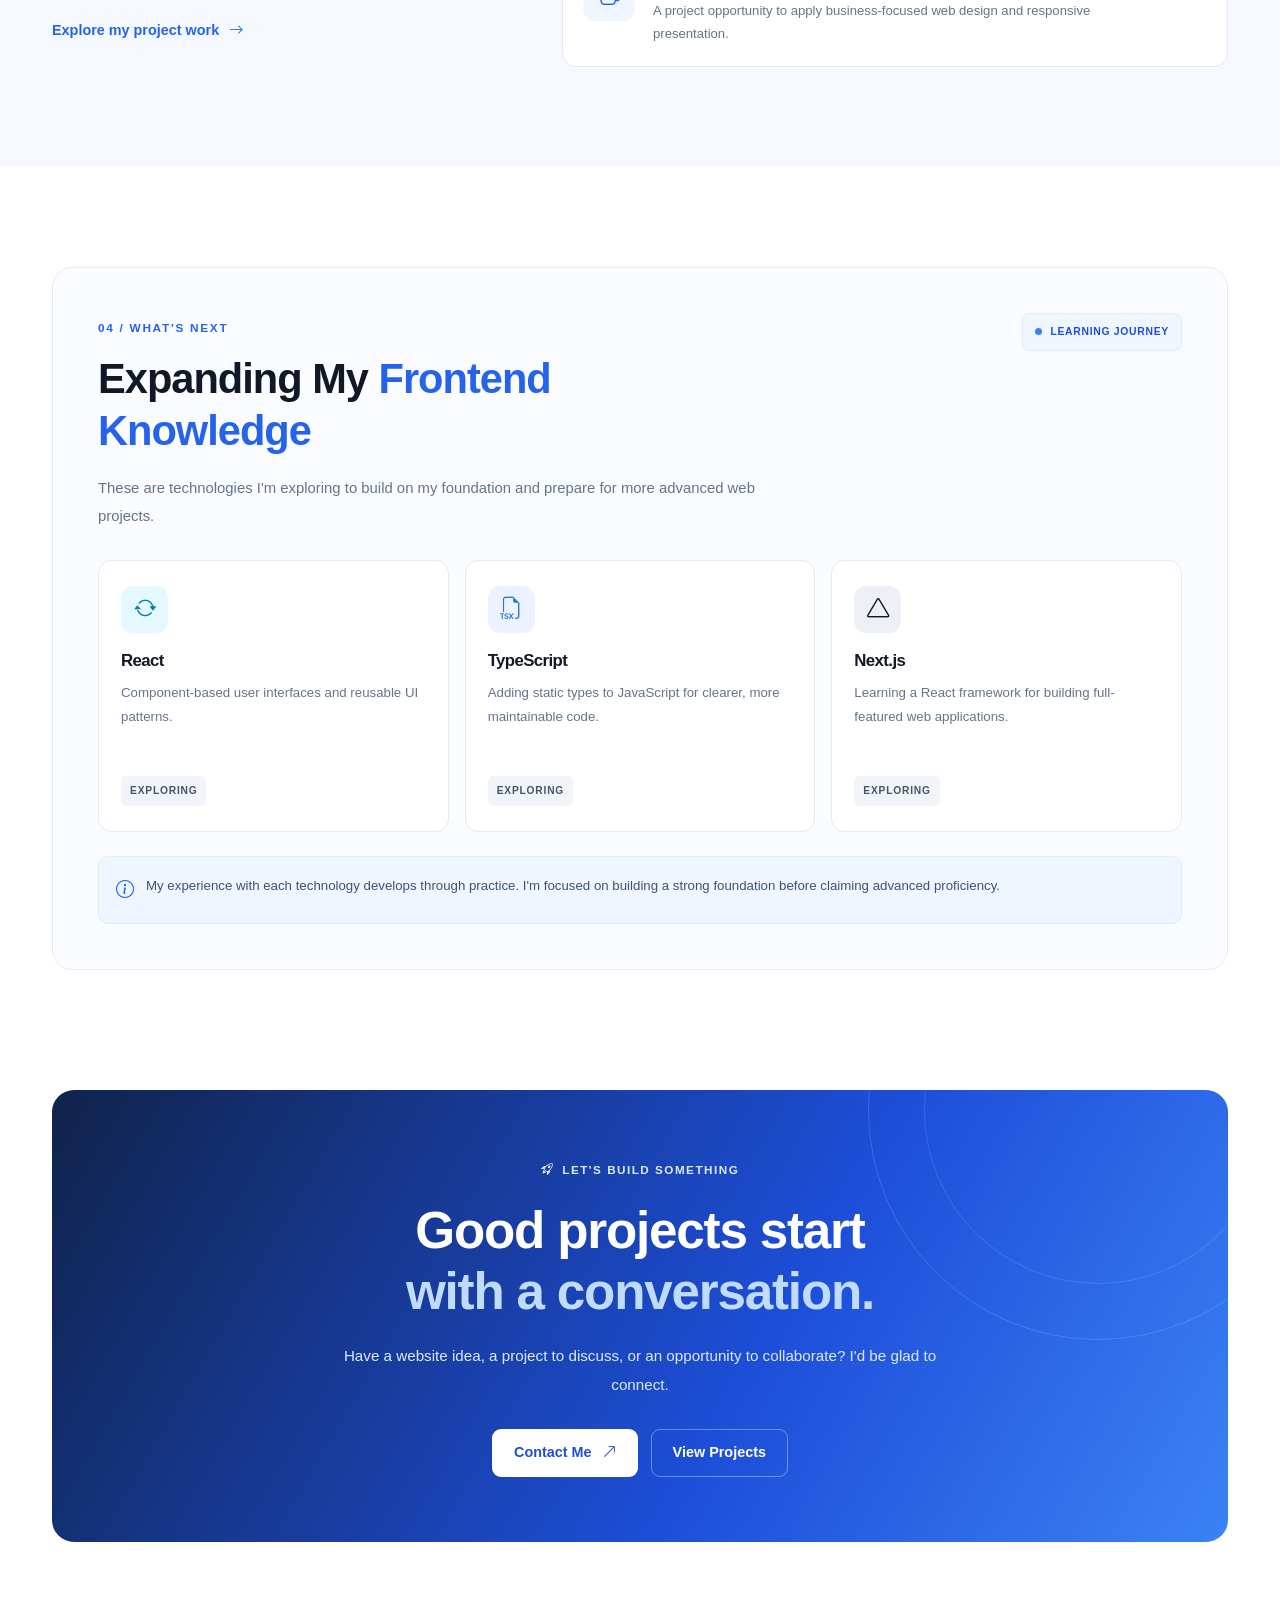
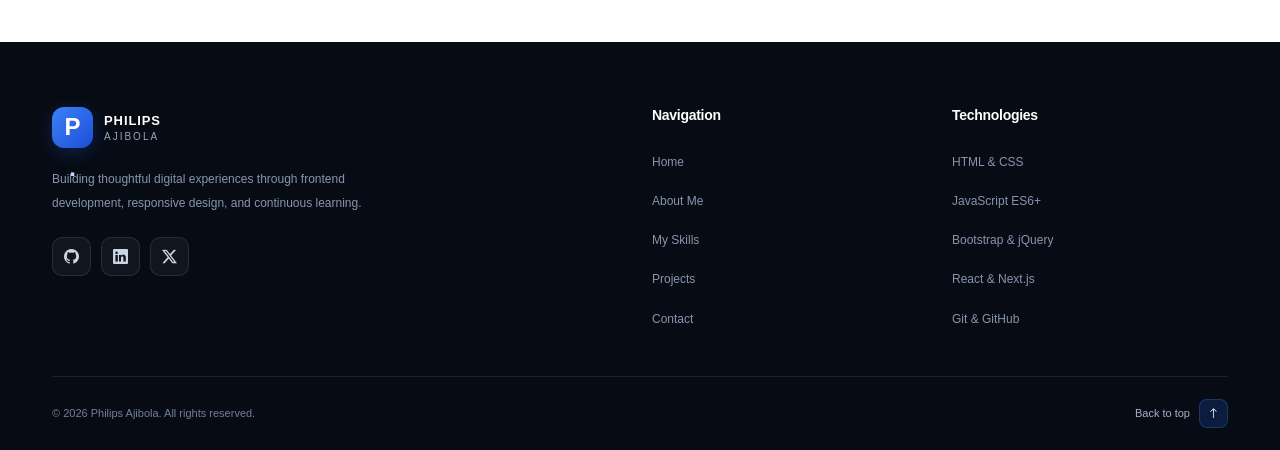
<file: skills.html>
<!DOCTYPE html>
<html lang="en">
<head>
    <meta charset="UTF-8">
    <meta name="viewport" content="width=device-width, initial-scale=1.0">
    <meta name="description" content="Explore Philips Ajibola's frontend development skills, technologies, tools, and learning journey.">

    <title>Skills | Philips Ajibola</title>

    <link rel="preconnect" href="https://fonts.googleapis.com">
    <link rel="preconnect" href="https://fonts.gstatic.com" crossorigin>
    <link href="https://fonts.googleapis.com/css2?family=Inter:wght@400;500;600;700;800&display=swap" rel="stylesheet">

    <link href="https://cdn.jsdelivr.net/npm/bootstrap@5.3.3/dist/css/bootstrap.min.css" rel="stylesheet">
    <link href="https://cdn.jsdelivr.net/npm/bootstrap-icons@1.11.3/font/bootstrap-icons.min.css" rel="stylesheet">

    <link rel="stylesheet" href="css/style.css">
    <link rel="stylesheet" href="css/skills.css">
</head>

<body id="top">

    <!-- NAVIGATION -->
    <!-- <nav class="navbar navbar-expand-lg skills-navbar">
        <div class="container">

            <a class="navbar-brand" href="index.html">
                <span class="brand-icon"><i class="bi bi-code-slash"></i></span>
                Philip<span class="brand-accent">s.</span>
            </a>

            <button
                class="navbar-toggler"
                type="button"
                data-bs-toggle="collapse"
                data-bs-target="#skillsNavbar"
                aria-controls="skillsNavbar"
                aria-expanded="false"
                aria-label="Toggle navigation">

                <i class="bi bi-list"></i>
            </button>

            <div class="collapse navbar-collapse" id="skillsNavbar">
                <ul class="navbar-nav ms-auto align-items-lg-center gap-lg-3">
                    <li class="nav-item">
                        <a class="nav-link" href="index.html">Home</a>
                    </li>

                    <li class="nav-item">
                        <a class="nav-link" href="about.html">About</a>
                    </li>

                    <li class="nav-item">
                        <a class="nav-link active" href="skills.html" aria-current="page">Skills</a>
                    </li>

                    <li class="nav-item">
                        <a class="nav-link" href="projects.html">Projects</a>
                    </li>

                    <li class="nav-item">
                        <a class="nav-link" href="contact.html">Contact</a>
                    </li>

                    <li class="nav-item">
                        <a class="nav-cta" href="contact.html">
                            Let's Talk <i class="bi bi-arrow-up-right"></i>
                        </a>
                    </li>
                </ul>
            </div>

        </div>
    </nav> -->

     <nav class="navbar navbar-expand-lg fixed-top main-navbar" id="mainNavbar">
        <div class="container">

            <a class="navbar-brand brand-logo" href="index.html" aria-label="Philips Ajibola homepage">
                <span class="brand-mark">P<span>.</span></span>
                <span class="brand-name">PHILIPS<span>AJIBOLA</span></span>
            </a>

            <button
                class="navbar-toggler custom-toggler"
                type="button"
                data-bs-toggle="collapse"
                data-bs-target="#navbarContent"
                aria-controls="navbarContent"
                aria-expanded="false"
                aria-label="Toggle navigation">

                <i class="bi bi-list"></i>
            </button>

            <div class="collapse navbar-collapse" id="navbarContent">
                <ul class="navbar-nav ms-auto align-items-lg-center gap-lg-3">

                    <li class="nav-item">
                        <a class="nav-link" href="index.html" aria-current="page">Home</a>
                    </li>

                    <li class="nav-item">
                        <a class="nav-link" href="about.html">About</a>
                    </li>

                    <li class="nav-item">
                        <a class="nav-link active" href="skills.html" aria-current="page">Skills</a>
                    </li>

                    <li class="nav-item">
                        <a class="nav-link" href="projects.html">Projects</a>
                    </li>

                    <li class="nav-item">
                        <a class="nav-link" href="contact.html">Contact</a>
                    </li>

                    <li class="nav-item ms-lg-2">
                        <a class="btn btn-primary-custom nav-cta" href="contact.html">
                            Let's Talk
                            <i class="bi bi-arrow-up-right ms-1"></i>
                        </a>
                    </li>

                </ul>
            </div>
        </div>
    </nav>

    <main>

        <!-- HERO -->
        <section class="skills-hero">
            <div class="skills-hero-grid"></div>

            <div class="container position-relative">
                <div class="row align-items-center g-5">

                    <div class="col-lg-7 skills-hero-copy reveal">
                        <span class="skills-eyebrow">
                            <span class="eyebrow-line"></span>
                            MY TECHNICAL TOOLKIT
                        </span>

                        <h1>
                            Skills That Turn
                            <span>Ideas Into Interfaces.</span>
                        </h1>

                        <p>
                            From structuring web pages to building interactive
                            experiences, I'm developing the skills needed to
                            create clean, responsive, and useful websites.
                        </p>

                        <div class="skills-hero-actions">
                            <a href="#technical-skills" class="btn skills-btn-primary">
                                Explore My Skills
                                <i class="bi bi-arrow-down"></i>
                            </a>

                            <a href="projects.html" class="btn skills-btn-outline">
                                See My Projects
                                <i class="bi bi-arrow-up-right"></i>
                            </a>
                        </div>

                        <div class="skills-hero-note">
                            <i class="bi bi-lightbulb"></i>
                            <span>Learning by building real projects and solving problems.</span>
                        </div>
                    </div>

                    <div class="col-lg-5 reveal-right">
                        <div class="skills-code-card">

                            <div class="skills-code-header">
                                <div class="code-dots">
                                    <span></span>
                                    <span></span>
                                    <span></span>
                                </div>

                                <span>my-toolkit.js</span>

                                <i class="bi bi-three-dots"></i>
                            </div>

                            <div class="skills-code-body">
                                <p><span class="syntax-purple">const</span> toolkit = {</p>
                                <p class="syntax-indent">
                                    structure: <span class="syntax-green">"HTML5"</span>,
                                </p>
                                <p class="syntax-indent">
                                    styling: <span class="syntax-green">"CSS3"</span>,
                                </p>
                                <p class="syntax-indent">
                                    responsive: <span class="syntax-green">"Bootstrap"</span>,
                                </p>
                                <p class="syntax-indent">
                                    interaction: <span class="syntax-green">"JavaScript"</span>,
                                </p>
                                <p class="syntax-indent">
                                    versionControl: <span class="syntax-green">"Git + GitHub"</span>
                                </p>
                                <p>};</p>
                                <p class="syntax-comment">// Always improving.</p>
                            </div>

                            <div class="code-card-footer">
                                <span class="code-live-dot"></span>
                                <span>Curiosity enabled</span>
                                <i class="bi bi-braces ms-auto"></i>
                            </div>

                        </div>
                    </div>

                </div>
            </div>
        </section>


        <!-- SKILLS INTRO -->
        <section class="skills-intro-section">
            <div class="container">
                <div class="skills-intro-grid reveal">

                    <div class="skills-intro-heading">
                        <span class="section-kicker">THE FOUNDATION</span>
                        <h2>Understanding the tools behind the web.</h2>
                    </div>

                    <p>
                        Every technology has a role. I focus on understanding
                        how the tools work together to create websites that
                        look good, function correctly, and adapt to different
                        devices.
                    </p>

                </div>
            </div>
        </section>


        <!-- TECHNICAL SKILLS -->
        <section class="technical-skills-section section-space" id="technical-skills">
            <div class="container">

                <div class="skills-section-heading reveal">
                    <span class="section-kicker">01 / CORE TECHNOLOGIES</span>
                    <h2>My Technical <span>Foundation</span></h2>
                    <p>
                        The core technologies I use and continue to practise
                        while building frontend projects.
                    </p>
                </div>

                <div class="row g-4">

                    <!-- HTML -->
                    <div class="col-md-6 col-lg-4 reveal">
                        <article class="tech-card">
                            <div class="tech-card-top">
                                <div class="tech-icon html-icon">
                                    <i class="bi bi-filetype-html"></i>
                                </div>

                                <span class="tech-category">STRUCTURE</span>
                            </div>

                            <h3>HTML5</h3>

                            <p>
                                Structuring web pages with semantic elements,
                                forms, headings, links, images, and accessible
                                content.
                            </p>

                            <div class="tech-card-bottom">
                                <span>Page structure</span>
                                <i class="bi bi-check2-circle"></i>
                            </div>
                        </article>
                    </div>


                    <!-- CSS -->
                    <div class="col-md-6 col-lg-4 reveal">
                        <article class="tech-card">
                            <div class="tech-card-top">
                                <div class="tech-icon css-icon">
                                    <i class="bi bi-filetype-css"></i>
                                </div>

                                <span class="tech-category">STYLING</span>
                            </div>

                            <h3>CSS3</h3>

                            <p>
                                Styling layouts, typography, colors, hover
                                states, transitions, animations, and responsive
                                interfaces.
                            </p>

                            <div class="tech-card-bottom">
                                <span>Visual design</span>
                                <i class="bi bi-check2-circle"></i>
                            </div>
                        </article>
                    </div>


                    <!-- JAVASCRIPT -->
                    <div class="col-md-6 col-lg-4 reveal">
                        <article class="tech-card">
                            <div class="tech-card-top">
                                <div class="tech-icon js-icon">
                                    <i class="bi bi-filetype-js"></i>
                                </div>

                                <span class="tech-category">INTERACTIVITY</span>
                            </div>

                            <h3>JavaScript</h3>

                            <p>
                                Practising programming fundamentals, event
                                handling, DOM manipulation, validation, and
                                dynamic interface behavior.
                            </p>

                            <div class="tech-card-bottom">
                                <span>Dynamic features</span>
                                <i class="bi bi-check2-circle"></i>
                            </div>
                        </article>
                    </div>


                    <!-- BOOTSTRAP -->
                    <div class="col-md-6 col-lg-4 reveal">
                        <article class="tech-card">
                            <div class="tech-card-top">
                                <div class="tech-icon bootstrap-icon">
                                    <i class="bi bi-bootstrap"></i>
                                </div>

                                <span class="tech-category">FRAMEWORK</span>
                            </div>

                            <h3>Bootstrap 5</h3>

                            <p>
                                Using the grid system, utility classes,
                                components, and responsive breakpoints to
                                build consistent layouts.
                            </p>

                            <div class="tech-card-bottom">
                                <span>Responsive layouts</span>
                                <i class="bi bi-check2-circle"></i>
                            </div>
                        </article>
                    </div>


                    <!-- GIT -->
                    <div class="col-md-6 col-lg-4 reveal">
                        <article class="tech-card">
                            <div class="tech-card-top">
                                <div class="tech-icon git-icon">
                                    <i class="bi bi-git"></i>
                                </div>

                                <span class="tech-category">VERSION CONTROL</span>
                            </div>

                            <h3>Git</h3>

                            <p>
                                Working with commits, branches, changes, and
                                version history to manage code more
                                systematically.
                            </p>

                            <div class="tech-card-bottom">
                                <span>Code management</span>
                                <i class="bi bi-check2-circle"></i>
                            </div>
                        </article>
                    </div>


                    <!-- GITHUB -->
                    <div class="col-md-6 col-lg-4 reveal">
                        <article class="tech-card">
                            <div class="tech-card-top">
                                <div class="tech-icon github-icon">
                                    <i class="bi bi-github"></i>
                                </div>

                                <span class="tech-category">COLLABORATION</span>
                            </div>

                            <h3>GitHub</h3>

                            <p>
                                Managing repositories, pushing changes,
                                collaborating with others, and maintaining
                                project code online.
                            </p>

                            <div class="tech-card-bottom">
                                <span>Team workflows</span>
                                <i class="bi bi-check2-circle"></i>
                            </div>
                        </article>
                    </div>

                </div>
            </div>
        </section>


        <!-- DEVELOPMENT TOOLS -->
        <section class="tools-section section-space">
            <div class="container">

                <div class="skills-section-heading reveal">
                    <span class="section-kicker">02 / MY WORKSPACE</span>
                    <h2>Tools That Support <span>My Workflow</span></h2>
                    <p>
                        A good development workflow includes more than writing
                        code. It also includes testing, organising, and
                        maintaining projects.
                    </p>
                </div>

                <div class="row g-4">

                    <div class="col-md-6 col-lg-3 reveal">
                        <article class="workflow-card">
                            <div class="workflow-icon">
                                <i class="bi bi-code-square"></i>
                            </div>

                            <h3>VS Code</h3>

                            <p>
                                Writing, editing, and organising project files
                                in a code editor.
                            </p>

                            <span class="workflow-label">CODE EDITOR</span>
                        </article>
                    </div>

                    <div class="col-md-6 col-lg-3 reveal">
                        <article class="workflow-card">
                            <div class="workflow-icon">
                                <i class="bi bi-terminal"></i>
                            </div>

                            <h3>Terminal</h3>

                            <p>
                                Running commands, navigating folders, and
                                working with development tools.
                            </p>

                            <span class="workflow-label">COMMAND LINE</span>
                        </article>
                    </div>

                    <div class="col-md-6 col-lg-3 reveal">
                        <article class="workflow-card">
                            <div class="workflow-icon">
                                <i class="bi bi-window"></i>
                            </div>

                            <h3>Browser DevTools</h3>

                            <p>
                                Inspecting elements, debugging layout issues,
                                and testing website behavior.
                            </p>

                            <span class="workflow-label">TESTING</span>
                        </article>
                    </div>

                    <div class="col-md-6 col-lg-3 reveal">
                        <article class="workflow-card">
                            <div class="workflow-icon">
                                <i class="bi bi-diagram-3"></i>
                            </div>

                            <h3>GitHub Repositories</h3>

                            <p>
                                Keeping project history organised and
                                coordinating changes with collaborators.
                            </p>

                            <span class="workflow-label">PROJECT WORKFLOW</span>
                        </article>
                    </div>

                </div>
            </div>
        </section>


        <!-- SKILLS IN PRACTICE -->
        <section class="skills-practice-section section-space">
            <div class="container">

                <div class="row align-items-center g-5">

                    <div class="col-lg-5 reveal-left">
                        <span class="section-kicker">03 / LEARNING BY DOING</span>

                        <h2 class="practice-heading">
                            Skills become stronger
                            <span>through practice.</span>
                        </h2>

                        <p class="practice-description">
                            Building projects helps me apply what I learn,
                            identify gaps in my knowledge, and improve my
                            approach to solving development problems.
                        </p>

                        <a href="projects.html" class="skills-text-link">
                            Explore my project work
                            <i class="bi bi-arrow-right"></i>
                        </a>
                    </div>


                    <div class="col-lg-7 reveal-right">
                        <div class="practice-project-list">

                            <a href="projects.html" class="practice-project">
                                <div class="practice-project-icon">
                                    <i class="bi bi-play-btn"></i>
                                </div>

                                <div class="practice-project-copy">
                                    <span>VIDEO PLATFORM</span>
                                    <h3>HomeTube</h3>
                                    <p>
                                        Page layouts, video cards, upload
                                        workflows, and shared project code.
                                    </p>
                                </div>

                                <i class="bi bi-arrow-up-right project-arrow"></i>
                            </a>


                            <a href="projects.html" class="practice-project">
                                <div class="practice-project-icon">
                                    <i class="bi bi-shield-lock"></i>
                                </div>

                                <div class="practice-project-copy">
                                    <span>AUTHENTICATION UI</span>
                                    <h3>Sign In / Sign Up</h3>
                                    <p>
                                        Form layouts, responsive design,
                                        validation, and interface interactions.
                                    </p>
                                </div>

                                <i class="bi bi-arrow-up-right project-arrow"></i>
                            </a>


                            <a href="projects.html" class="practice-project">
                                <div class="practice-project-icon">
                                    <i class="bi bi-cup-hot"></i>
                                </div>

                                <div class="practice-project-copy">
                                    <span>CATERING WEBSITE</span>
                                    <h3>Tonad Catering</h3>
                                    <p>
                                        A project opportunity to apply
                                        business-focused web design and
                                        responsive presentation.
                                    </p>
                                </div>

                                <i class="bi bi-arrow-up-right project-arrow"></i>
                            </a>

                        </div>
                    </div>

                </div>
            </div>
        </section>


        <!-- CURRENT LEARNING -->
        <section class="learning-section section-space">
            <div class="container">

                <div class="learning-panel reveal">

                    <div class="learning-panel-header">
                        <div>
                            <span class="section-kicker">04 / WHAT'S NEXT</span>
                            <h2>Expanding My <span>Frontend Knowledge</span></h2>
                        </div>

                        <div class="learning-badge">
                            <span></span>
                            LEARNING JOURNEY
                        </div>
                    </div>

                    <p class="learning-intro">
                        These are technologies I'm exploring to build on my
                        foundation and prepare for more advanced web projects.
                    </p>

                    <div class="row g-3">

                        <div class="col-md-4">
                            <div class="learning-tech-card">
                                <div class="learning-tech-icon react-color">
                                    <i class="bi bi-arrow-repeat"></i>
                                </div>

                                <h3>React</h3>

                                <p>
                                    Component-based user interfaces and
                                    reusable UI patterns.
                                </p>

                                <span>EXPLORING</span>
                            </div>
                        </div>

                        <div class="col-md-4">
                            <div class="learning-tech-card">
                                <div class="learning-tech-icon typescript-color">
                                    <i class="bi bi-filetype-tsx"></i>
                                </div>

                                <h3>TypeScript</h3>

                                <p>
                                    Adding static types to JavaScript for
                                    clearer, more maintainable code.
                                </p>

                                <span>EXPLORING</span>
                            </div>
                        </div>

                        <div class="col-md-4">
                            <div class="learning-tech-card">
                                <div class="learning-tech-icon next-color">
                                    <i class="bi bi-triangle"></i>
                                </div>

                                <h3>Next.js</h3>

                                <p>
                                    Learning a React framework for building
                                    full-featured web applications.
                                </p>

                                <span>EXPLORING</span>
                            </div>
                        </div>

                    </div>

                    <div class="learning-note">
                        <i class="bi bi-info-circle"></i>
                        <p>
                            My experience with each technology develops
                            through practice. I'm focused on building a strong
                            foundation before claiming advanced proficiency.
                        </p>
                    </div>

                </div>
            </div>
        </section>


        <!-- CTA -->
        <section class="skills-cta-section">
            <div class="container">

                <div class="skills-cta-box reveal">
                    <div class="skills-cta-decoration"></div>

                    <div class="skills-cta-content">
                        <span class="skills-cta-label">
                            <i class="bi bi-rocket-takeoff"></i>
                            LET'S BUILD SOMETHING
                        </span>

                        <h2>
                            Good projects start
                            <span>with a conversation.</span>
                        </h2>

                        <p>
                            Have a website idea, a project to discuss, or an
                            opportunity to collaborate? I'd be glad to connect.
                        </p>

                        <div class="skills-cta-actions">
                            <a href="contact.html" class="btn skills-btn-white">
                                Contact Me
                                <i class="bi bi-arrow-up-right"></i>
                            </a>

                            <a href="projects.html" class="btn skills-btn-ghost">
                                View Projects
                            </a>
                        </div>
                    </div>
                </div>

            </div>
        </section>

    </main>


    <!-- FOOTER -->
    <footer class="main-footer">
        <div class="container">

            <div class="row g-4 footer-main">

                <div class="col-lg-5">
                    <a href="index.html" class="navbar-brand brand-logo footer-brand">
                        <span class="brand-mark">P<span>.</span></span>
                        <span class="brand-name">PHILIPS<span>AJIBOLA</span></span>
                    </a>

                    <p class="footer-description">
                        Building thoughtful digital experiences through frontend
                        development, responsive design, and continuous learning.
                    </p>

                    <div class="footer-socials">
                        <!-- Replace these placeholder links with your real profiles. -->
                        <a href="#" aria-label="GitHub profile" title="Add your GitHub profile URL">
                            <i class="bi bi-github"></i>
                        </a>

                        <a href="#" aria-label="LinkedIn profile" title="Add your LinkedIn profile URL">
                            <i class="bi bi-linkedin"></i>
                        </a>

                        <a href="#" aria-label="X profile" title="Add your X profile URL">
                            <i class="bi bi-twitter-x"></i>
                        </a>
                    </div>
                </div>

                <div class="col-6 col-lg-2 offset-lg-1">
                    <h3 class="footer-heading">Navigation</h3>

                    <ul class="footer-links">
                        <li><a href="index.html">Home</a></li>
                        <li><a href="about.html">About Me</a></li>
                        <li><a href="skills.html">My Skills</a></li>
                        <li><a href="projects.html">Projects</a></li>
                        <li><a href="contact.html">Contact</a></li>
                    </ul>
                </div>

                <div class="col-6 col-lg-3 offset-lg-1">
                    <h3 class="footer-heading">Technologies</h3>

                    <ul class="footer-links">
                        <li><a href="skills.html">HTML & CSS</a></li>
                        <li><a href="skills.html">JavaScript ES6+</a></li>
                        <li><a href="skills.html">Bootstrap & jQuery</a></li>
                        <li><a href="skills.html">React & Next.js</a></li>
                        <li><a href="skills.html">Git & GitHub</a></li>
                    </ul>
                </div>

            </div>

            <div class="footer-bottom">
                <p>
                    &copy; <span id="copyrightYear">2026</span> Philips Ajibola.
                    All rights reserved.
                </p>

                <a href="#home" class="back-to-top" aria-label="Back to top">
                    Back to top
                    <i class="bi bi-arrow-up"></i>
                </a>
            </div>

        </div>
    </footer>


    <script src="https://cdn.jsdelivr.net/npm/bootstrap@5.3.3/dist/js/bootstrap.bundle.min.js"></script>
    <script src="js/skills.js"></script>

</body>
</html>
</file>
<file: css/style.css>
/* =========================================================
   PHILIPS AJIBOLA — PREMIUM FRONTEND DEVELOPER PORTFOLIO
   File: css/style.css
   Theme: Electric Blue | Deep Navy | White
========================================================= */


/* =========================================================
   01. ROOT VARIABLES & RESET
========================================================= */

:root {
    --primary: #2563eb;
    --primary-dark: #1d4ed8;
    --primary-light: #60a5fa;
    --primary-soft: #eff6ff;

    --navy: #080d18;
    --navy-light: #101827;
    --navy-card: #111c2e;

    --white: #ffffff;
    --off-white: #f7f9fc;
    --light-gray: #e8edf5;
    --gray: #64748b;
    --dark-text: #172033;
    --muted-text: #64748b;

    --border-light: #e2e8f0;
    --border-dark: rgba(255, 255, 255, 0.1);

    --font-heading: "Space Grotesk", sans-serif;
    --font-body: "DM Sans", sans-serif;

    --container-width: 1200px;
    --section-padding: 100px;

    --radius-sm: 10px;
    --radius-md: 18px;
    --radius-lg: 28px;

    --shadow-sm: 0 5px 20px rgba(15, 23, 42, 0.05);
    --shadow-md: 0 15px 40px rgba(15, 23, 42, 0.09);
    --shadow-blue: 0 12px 35px rgba(37, 99, 235, 0.25);

    --transition: 0.3s ease;
}

* {
    margin: 0;
    padding: 0;
    box-sizing: border-box;
}

html {
    scroll-behavior: smooth;
    scroll-padding-top: 90px;
}

body {
    font-family: var(--font-body);
    color: var(--dark-text);
    background: var(--white);
    line-height: 1.7;
    overflow-x: hidden;
    -webkit-font-smoothing: antialiased;
}

body,
button,
input,
textarea {
    font-family: var(--font-body);
}

img {
    max-width: 100%;
    display: block;
}

a {
    color: inherit;
    text-decoration: none;
}

button,
a {
    -webkit-tap-highlight-color: transparent;
}

button {
    font: inherit;
}

ul {
    list-style: none;
    padding-left: 0;
    margin-bottom: 0;
}

h1,
h2,
h3,
h4,
h5,
h6 {
    font-family: var(--font-heading);
    font-weight: 700;
    line-height: 1.2;
    letter-spacing: -0.035em;
}

p {
    margin-bottom: 0;
}

::selection {
    color: var(--white);
    background: var(--primary);
}

:focus-visible {
    outline: 3px solid var(--primary-light);
    outline-offset: 4px;
}

.container {
    max-width: var(--container-width);
}

.section-padding {
    padding: var(--section-padding) 0;
}

.text-blue {
    color: var(--primary);
}

.btn {
    font-weight: 600;
    border-radius: 10px;
    transition:
        background var(--transition),
        color var(--transition),
        border-color var(--transition),
        box-shadow var(--transition),
        transform var(--transition);
}

.btn:hover {
    transform: translateY(-3px);
}

.btn-primary-custom {
    display: inline-flex;
    align-items: center;
    justify-content: center;
    gap: 5px;
    padding: 13px 23px;
    color: var(--white);
    background: var(--primary);
    border: 1px solid var(--primary);
    box-shadow: 0 8px 22px rgba(37, 99, 235, 0.18);
}

.btn-primary-custom:hover,
.btn-primary-custom:focus {
    color: var(--white);
    background: var(--primary-dark);
    border-color: var(--primary-dark);
    box-shadow: var(--shadow-blue);
}

.btn-outline-custom {
    display: inline-flex;
    align-items: center;
    justify-content: center;
    padding: 13px 23px;
    color: var(--white);
    background: transparent;
    border: 1px solid rgba(255, 255, 255, 0.28);
}

.btn-outline-custom:hover {
    color: var(--white);
    background: rgba(255, 255, 255, 0.08);
    border-color: var(--primary-light);
}

.btn-outline-dark-custom {
    display: inline-flex;
    align-items: center;
    justify-content: center;
    padding: 13px 23px;
    color: var(--dark-text);
    background: transparent;
    border: 1px solid #cbd5e1;
}

.btn-outline-dark-custom:hover {
    color: var(--primary);
    border-color: var(--primary);
    background: var(--primary-soft);
}

.btn-light-custom {
    display: inline-flex;
    align-items: center;
    justify-content: center;
    padding: 14px 25px;
    color: var(--navy);
    background: var(--white);
    border: 1px solid var(--white);
}

.btn-light-custom:hover {
    color: var(--primary-dark);
    background: #eff6ff;
}


/* =========================================================
   02. NAVIGATION
========================================================= */

.main-navbar {
    padding: 17px 0;
    background: rgba(8, 13, 24, 0.93);
    border-bottom: 1px solid rgba(255, 255, 255, 0.07);
    backdrop-filter: blur(18px);
    -webkit-backdrop-filter: blur(18px);
    transition: padding var(--transition), box-shadow var(--transition);
    z-index: 1030;
}

.main-navbar.scrolled {
    padding: 11px 0;
    box-shadow: 0 8px 30px rgba(0, 0, 0, 0.15);
}

.brand-logo {
    display: inline-flex;
    align-items: center;
    gap: 11px;
    margin-right: 0;
}

.brand-mark {
    display: grid;
    place-items: center;
    width: 41px;
    height: 41px;
    color: var(--white);
    font-family: var(--font-heading);
    font-size: 24px;
    font-weight: 700;
    background: linear-gradient(135deg, #3b82f6, #1d4ed8);
    border-radius: 12px;
    box-shadow: 0 5px 18px rgba(37, 99, 235, 0.25);
}

.brand-mark span {
    color: #bfdbfe;
}

.brand-name {
    display: flex;
    flex-direction: column;
    color: var(--white);
    font-family: var(--font-heading);
    font-size: 13px;
    font-weight: 700;
    line-height: 1.35;
    letter-spacing: 0.07em;
}

.brand-name span {
    color: #93a4be;
    font-size: 10px;
    font-weight: 500;
    letter-spacing: 0.2em;
}

.main-navbar .navbar-nav {
    gap: 4px;
}

.main-navbar .nav-link {
    position: relative;
    padding: 10px 13px !important;
    color: #aeb9cb;
    font-size: 13px;
    font-weight: 500;
    transition: color var(--transition);
}

.main-navbar .nav-link::after {
    position: absolute;
    bottom: 4px;
    left: 13px;
    width: 0;
    height: 2px;
    content: "";
    background: var(--primary-light);
    transition: width var(--transition);
}

.main-navbar .nav-link:hover,
.main-navbar .nav-link.active {
    color: var(--white);
}

.main-navbar .nav-link:hover::after,
.main-navbar .nav-link.active::after {
    width: calc(100% - 26px);
}

.nav-cta {
    padding: 10px 17px;
    font-size: 13px;
}

.custom-toggler {
    display: grid;
    place-items: center;
    width: 43px;
    height: 43px;
    color: var(--white);
    font-size: 27px;
    border: 1px solid var(--border-dark);
    border-radius: 10px;
}

.custom-toggler:hover,
.custom-toggler:focus {
    color: var(--white);
    border-color: var(--primary);
    box-shadow: none;
}


/* =========================================================
   03. HERO SECTION
========================================================= */

.hero-section {
    position: relative;
    display: flex;
    align-items: center;
    min-height: 790px;
    padding: 155px 0 110px;
    color: var(--white);
    background:
        radial-gradient(ellipse at 80% 35%, rgba(37, 99, 235, 0.12), transparent 38%),
        linear-gradient(135deg, #080d18 0%, #0b1322 55%, #0c1729 100%);
    overflow: hidden;
    isolation: isolate;
}

.hero-container {
    position: relative;
    z-index: 2;
}

.hero-grid-pattern,
.cta-grid-pattern {
    position: absolute;
    inset: 0;
    z-index: -1;
    pointer-events: none;
    opacity: 0.2;
    background-image:
        linear-gradient(rgba(96, 165, 250, 0.11) 1px, transparent 1px),
        linear-gradient(90deg, rgba(96, 165, 250, 0.11) 1px, transparent 1px);
    background-size: 54px 54px;
    mask-image: linear-gradient(to right, black, transparent 85%);
}

.hero-glow {
    position: absolute;
    z-index: -1;
    pointer-events: none;
    border-radius: 50%;
    filter: blur(2px);
}

.hero-glow-one {
    top: 5%;
    right: -10%;
    width: 470px;
    height: 470px;
    background: radial-gradient(circle, rgba(37, 99, 235, 0.12), transparent 70%);
}

.hero-glow-two {
    bottom: -30%;
    left: -10%;
    width: 450px;
    height: 450px;
    background: radial-gradient(circle, rgba(37, 99, 235, 0.1), transparent 70%);
}

.hero-content {
    position: relative;
    z-index: 2;
}

.hero-status {
    display: inline-flex;
    align-items: center;
    gap: 10px;
    padding: 9px 13px;
    margin-bottom: 30px;
    color: #c4d0e1;
    font-size: 10px;
    font-weight: 600;
    letter-spacing: 0.11em;
    background: rgba(255, 255, 255, 0.035);
    border: 1px solid rgba(255, 255, 255, 0.09);
    border-radius: 50px;
}

.status-dot {
    display: inline-block;
    flex-shrink: 0;
    width: 7px;
    height: 7px;
    background: #60a5fa;
    border-radius: 50%;
    box-shadow: 0 0 12px rgba(96, 165, 250, 0.65);
}

.hero-eyebrow {
    margin-bottom: 4px;
    color: #93a4be;
    font-size: 13px;
    font-weight: 600;
    letter-spacing: 0.25em;
}

.hero-title {
    margin-bottom: 20px;
    font-size: clamp(55px, 7vw, 88px);
    font-weight: 700;
    letter-spacing: -0.075em;
    line-height: 1.04;
}

.hero-title-highlight {
    display: block;
    color: var(--white);
}

.title-period {
    color: var(--primary-light);
}

.hero-subtitle {
    max-width: 590px;
    margin-bottom: 22px;
    color: #d8e1ef;
    font-size: clamp(20px, 2.4vw, 28px);
    font-weight: 500;
    line-height: 1.45;
    letter-spacing: -0.04em;
}

.hero-subtitle span {
    display: block;
    color: var(--primary-light);
}

.hero-description {
    max-width: 535px;
    color: #9eacc1;
    font-size: 15px;
    line-height: 1.95;
}

.hero-actions {
    display: flex;
    flex-wrap: wrap;
    gap: 13px;
    margin-top: 33px;
}

.hero-actions .btn {
    min-height: 52px;
    font-size: 13px;
}

.hero-tech-intro {
    display: flex;
    align-items: center;
    flex-wrap: wrap;
    gap: 17px;
    margin-top: 38px;
}

.hero-tech-label {
    color: #7888a0;
    font-size: 10px;
    font-weight: 700;
    letter-spacing: 0.15em;
}

.hero-tech-list {
    display: flex;
    flex-wrap: wrap;
    gap: 8px;
}

.hero-tech-list span {
    padding: 6px 10px;
    color: #c8d4e7;
    font-size: 10px;
    font-weight: 500;
    background: rgba(255, 255, 255, 0.05);
    border: 1px solid rgba(255, 255, 255, 0.08);
    border-radius: 6px;
}


/* =========================================================
   04. HERO VISUAL & FLOATING CARDS
========================================================= */

.hero-visual {
    position: relative;
    width: 100%;
    max-width: 440px;
    margin: 0 auto;
    padding: 24px 12px 45px;
}

.hero-image-glow {
    position: absolute;
    inset: 12% 5% 8%;
    background: rgba(37, 99, 235, 0.24);
    filter: blur(65px);
    border-radius: 50%;
}

.hero-image-frame {
    position: relative;
    height: 435px;
    padding: 10px;
    background: linear-gradient(
        145deg,
        rgba(96, 165, 250, 0.5),
        rgba(255, 255, 255, 0.04) 40%,
        rgba(37, 99, 235, 0.35)
    );
    border: 1px solid rgba(147, 197, 253, 0.23);
    border-radius: 180px 180px 25px 25px;
    overflow: hidden;
    box-shadow: 0 30px 90px rgba(0, 0, 0, 0.25);
}

.hero-image-frame::after {
    position: absolute;
    inset: 10px;
    content: "";
    pointer-events: none;
    background: linear-gradient(to top, rgba(8, 13, 24, 0.35), transparent 45%);
    border-radius: inherit;
}

.hero-image {
    width: 100%;
    height: 100%;
    object-fit: cover;
    object-position: center;
    border-radius: inherit;
    filter: saturate(0.82) contrast(1.03);
}

.floating-card {
    position: absolute;
    z-index: 3;
    background: rgba(16, 24, 39, 0.91);
    border: 1px solid rgba(255, 255, 255, 0.12);
    box-shadow: 0 18px 45px rgba(0, 0, 0, 0.28);
    backdrop-filter: blur(16px);
    -webkit-backdrop-filter: blur(16px);
}

.code-floating-card {
    top: 75px;
    left: -45px;
    width: 230px;
    padding: 0;
    border-radius: 13px;
    animation: floatCard 5s ease-in-out infinite;
}

.code-card-header {
    display: flex;
    align-items: center;
    gap: 5px;
    padding: 12px 13px;
    border-bottom: 1px solid rgba(255, 255, 255, 0.08);
}

.code-dot {
    width: 7px;
    height: 7px;
    border-radius: 50%;
}

.code-dot-red {
    background: #fb7185;
}

.code-dot-yellow {
    background: #fbbf24;
}

.code-dot-green {
    background: #34d399;
}

.code-file-name {
    margin-left: 7px;
    color: #9baac0;
    font-family: monospace;
    font-size: 10px;
}

.code-card-body {
    padding: 15px;
    color: #d9e5f7;
    font-family: monospace;
    font-size: 10px;
    line-height: 1.9;
}

.code-card-body p {
    margin-bottom: 0;
}

.code-indent {
    padding-left: 14px;
}

.code-purple {
    color: #c4b5fd;
}

.code-green {
    color: #86efac;
}

.code-blue {
    color: #7dd3fc;
}

.tech-floating-card {
    right: -20px;
    bottom: 95px;
    display: flex;
    align-items: center;
    gap: 12px;
    padding: 14px 17px;
    border-radius: 13px;
    animation: floatCard 5.5s ease-in-out infinite reverse;
}

.tech-floating-icon {
    display: grid;
    place-items: center;
    width: 43px;
    height: 43px;
    color: #bfdbfe;
    font-size: 21px;
    background: rgba(37, 99, 235, 0.19);
    border: 1px solid rgba(96, 165, 250, 0.2);
    border-radius: 11px;
}

.tech-floating-card strong,
.tech-floating-card span {
    display: block;
}

.tech-floating-card strong {
    margin-bottom: 3px;
    color: var(--white);
    font-size: 12px;
}

.tech-floating-card span {
    color: #a5b4c9;
    font-size: 9px;
}

.hero-visual-caption {
    position: absolute;
    right: 5px;
    bottom: 12px;
    display: flex;
    align-items: center;
    gap: 10px;
    color: #91a0b6;
    font-size: 9px;
    font-weight: 600;
    letter-spacing: 0.17em;
}

.caption-line {
    width: 30px;
    height: 1px;
    background: var(--primary-light);
}

.scroll-indicator {
    position: absolute;
    bottom: -75px;
    left: 12px;
    display: inline-flex;
    align-items: center;
    gap: 12px;
    color: #7888a0;
    font-size: 9px;
    font-weight: 600;
    letter-spacing: 0.16em;
    transition: color var(--transition);
}

.scroll-indicator i {
    color: var(--primary-light);
    font-size: 15px;
    animation: scrollBounce 1.6s infinite;
}

.scroll-indicator:hover {
    color: var(--white);
}

@keyframes floatCard {
    0%, 100% {
        transform: translateY(0);
    }

    50% {
        transform: translateY(-10px);
    }
}

@keyframes scrollBounce {
    0%, 100% {
        transform: translateY(0);
    }

    50% {
        transform: translateY(5px);
    }
}


/* =========================================================
   05. SHARED SECTION HEADINGS
========================================================= */

.section-eyebrow {
    display: flex;
    align-items: center;
    gap: 11px;
    margin-bottom: 22px;
    color: var(--primary);
    font-size: 10px;
    font-weight: 700;
    letter-spacing: 0.18em;
}

.eyebrow-line {
    display: inline-block;
    width: 29px;
    height: 2px;
    flex-shrink: 0;
    background: var(--primary);
}

.section-title {
    max-width: 650px;
    margin-bottom: 20px;
    color: var(--dark-text);
    font-size: clamp(32px, 4vw, 46px);
    letter-spacing: -0.055em;
    line-height: 1.2;
}

.section-title .text-blue {
    display: inline;
}

.section-description {
    max-width: 560px;
    color: var(--muted-text);
    font-size: 14px;
    line-height: 1.9;
}

.section-heading-row {
    display: flex;
    align-items: flex-end;
    justify-content: space-between;
    gap: 35px;
    margin-bottom: 48px;
}

.section-heading-row .section-title {
    margin-bottom: 17px;
}

.desktop-section-link {
    flex-shrink: 0;
    margin-bottom: 5px;
    font-size: 12px;
}

.mobile-section-link {
    display: none;
    margin-top: 35px;
    text-align: center;
}


/* =========================================================
   06. INTRODUCTION SECTION
========================================================= */

.introduction-section {
    background: var(--white);
}

.introduction-section .section-title {
    margin-bottom: 0;
}

.introduction-text {
    margin-bottom: 16px;
    color: #64748b;
    font-size: 14px;
    line-height: 2;
}

.text-link {
    display: inline-flex;
    align-items: center;
    gap: 10px;
    margin-top: 9px;
    color: var(--primary);
    font-size: 13px;
    font-weight: 700;
    transition: gap var(--transition), color var(--transition);
}

.text-link:hover {
    gap: 16px;
    color: var(--primary-dark);
}

.intro-divider {
    height: 1px;
    margin: 55px 0 40px;
    background: var(--border-light);
}

.introduction-highlights {
    row-gap: 25px;
}

.highlight-item {
    display: flex;
    align-items: flex-start;
    gap: 15px;
    height: 100%;
}

.highlight-icon {
    display: grid;
    place-items: center;
    width: 46px;
    height: 46px;
    flex-shrink: 0;
    color: var(--primary);
    font-size: 20px;
    background: var(--primary-soft);
    border: 1px solid #dbeafe;
    border-radius: 13px;
    transition: color var(--transition), background var(--transition);
}

.highlight-item:hover .highlight-icon {
    color: var(--white);
    background: var(--primary);
}

.highlight-item h3 {
    margin-bottom: 7px;
    color: var(--dark-text);
    font-size: 15px;
    letter-spacing: -0.02em;
}

.highlight-item p {
    color: var(--muted-text);
    font-size: 12px;
    line-height: 1.8;
}


/* =========================================================
   07. SKILLS PREVIEW
========================================================= */

.skills-preview-section {
    background: var(--off-white);
}

.skill-category + .skill-category {
    margin-top: 43px;
}

.skill-category-heading {
    display: flex;
    align-items: center;
    flex-wrap: wrap;
    gap: 13px;
    margin-bottom: 20px;
}

.category-number {
    display: grid;
    place-items: center;
    width: 34px;
    height: 34px;
    color: var(--primary);
    font-family: var(--font-heading);
    font-size: 11px;
    font-weight: 700;
    background: #dbeafe;
    border-radius: 9px;
}

.skill-category-heading h3 {
    margin: 0;
    color: var(--dark-text);
    font-size: 17px;
    letter-spacing: -0.03em;
}

.category-description {
    padding-left: 13px;
    color: #94a3b8;
    font-size: 11px;
    border-left: 1px solid #cbd5e1;
}

.skill-card {
    position: relative;
    height: 100%;
    min-height: 168px;
    padding: 22px 18px;
    background: var(--white);
    border: 1px solid #e8edf5;
    border-radius: 15px;
    box-shadow: 0 4px 15px rgba(15, 23, 42, 0.02);
    transition:
        transform var(--transition),
        box-shadow var(--transition),
        border-color var(--transition);
    overflow: hidden;
}

.skill-card::after {
    position: absolute;
    top: 0;
    left: 0;
    width: 0;
    height: 3px;
    content: "";
    background: var(--primary);
    transition: width var(--transition);
}

.skill-card:hover {
    transform: translateY(-5px);
    border-color: #bfdbfe;
    box-shadow: var(--shadow-md);
}

.skill-card:hover::after {
    width: 100%;
}

.skill-icon {
    display: grid;
    place-items: center;
    width: 45px;
    height: 45px;
    margin-bottom: 16px;
    font-size: 23px;
    border-radius: 12px;
}

.skill-html {
    color: #e85d35;
    background: #fff0e9;
}

.skill-css {
    color: #2563eb;
    background: #eaf2ff;
}

.skill-js {
    color: #9a6b00;
    background: #fff5cc;
}

.skill-bootstrap {
    color: #7952b3;
    background: #f0eaff;
}

.skill-jquery {
    color: #1769aa;
    background: #e8f4ff;
}

.skill-react {
    color: #0891b2;
    background: #e0f7fc;
}

.skill-next {
    color: #111827;
    background: #f0f2f6;
}

.skill-ts {
    color: #3178c6;
    background: #e8f2ff;
}

.skill-git {
    color: #e85d35;
    background: #fff0e9;
}

.skill-github {
    color: #1f2937;
    background: #edf0f5;
}

.skill-vscode {
    color: #087ea4;
    background: #e5f6ff;
}

.skill-card h4 {
    margin-bottom: 7px;
    color: var(--dark-text);
    font-size: 14px;
    letter-spacing: -0.02em;
}

.skill-card p {
    color: var(--muted-text);
    font-size: 11px;
    line-height: 1.7;
}

.skill-card-horizontal {
    display: flex;
    align-items: center;
    gap: 15px;
    min-height: 105px;
    padding: 18px;
}

.skill-card-horizontal .skill-icon {
    margin-bottom: 0;
    flex-shrink: 0;
}

.skill-card-horizontal h4 {
    margin-bottom: 5px;
}

.skill-card-horizontal p {
    overflow-wrap: anywhere;
}


/* =========================================================
   08. PROJECTS PREVIEW
========================================================= */

.projects-preview-section {
    background: var(--white);
}

.project-card {
    height: 100%;
    background: var(--white);
    border: 1px solid #e6ebf3;
    border-radius: 17px;
    box-shadow: 0 5px 20px rgba(15, 23, 42, 0.025);
    overflow: hidden;
    transition:
        transform var(--transition),
        box-shadow var(--transition),
        border-color var(--transition);
}

.project-card:hover {
    transform: translateY(-7px);
    border-color: #cbdcfb;
    box-shadow: 0 20px 45px rgba(15, 23, 42, 0.09);
}

.project-image-wrapper {
    position: relative;
    height: 245px;
    overflow: hidden;
}

.project-type-label {
    position: absolute;
    right: 13px;
    bottom: 13px;
    z-index: 2;
    padding: 7px 10px;
    color: var(--white);
    font-size: 8px;
    font-weight: 700;
    letter-spacing: 0.1em;
    background: rgba(8, 13, 24, 0.84);
    border: 1px solid rgba(255, 255, 255, 0.12);
    border-radius: 6px;
    backdrop-filter: blur(10px);
}

.project-card-content {
    display: flex;
    flex-direction: column;
    min-height: 320px;
    padding: 23px 21px 20px;
}

.project-meta {
    display: flex;
    align-items: center;
    justify-content: space-between;
    margin-bottom: 16px;
    color: #94a3b8;
    font-size: 9px;
    font-weight: 700;
    letter-spacing: 0.11em;
}

.project-meta i {
    color: var(--primary);
    font-size: 17px;
    transition: transform var(--transition);
}

.project-card:hover .project-meta i {
    transform: translate(3px, -3px);
}

.project-card-content h3 {
    margin-bottom: 12px;
    color: var(--dark-text);
    font-size: 21px;
    letter-spacing: -0.04em;
}

.project-card-content > p {
    margin-bottom: 19px;
    color: var(--muted-text);
    font-size: 12px;
    line-height: 1.9;
}

.project-tags {
    display: flex;
    flex-wrap: wrap;
    gap: 7px;
    margin-bottom: 23px;
}

.project-tags span {
    padding: 6px 9px;
    color: #475569;
    font-size: 9px;
    font-weight: 600;
    background: #f1f5f9;
    border: 1px solid #e7edf4;
    border-radius: 5px;
}

.project-card-footer {
    display: flex;
    align-items: center;
    justify-content: space-between;
    flex-wrap: wrap;
    gap: 12px;
    padding-top: 15px;
    margin-top: auto;
    border-top: 1px solid #edf0f5;
}

.project-status {
    display: inline-flex;
    align-items: center;
    gap: 7px;
    color: #64748b;
    font-size: 10px;
}

.project-status .status-dot {
    width: 6px;
    height: 6px;
    background: #60a5fa;
    box-shadow: none;
}

.project-link {
    display: inline-flex;
    align-items: center;
    gap: 7px;
    color: var(--primary);
    font-size: 10px;
    font-weight: 700;
    transition: gap var(--transition);
}

.project-link:hover {
    gap: 11px;
    color: var(--primary-dark);
}


/* =========================================================
   09. HOMETUBE PROJECT MOCKUP
========================================================= */

.hometube-preview {
    padding: 16px;
    background:
        radial-gradient(circle at 90% 10%, rgba(37, 99, 235, 0.2), transparent 35%),
        #0b1220;
}

.project-browser-bar {
    position: relative;
    display: flex;
    align-items: center;
    justify-content: center;
    height: 27px;
    margin-bottom: 14px;
    color: #8b9bb4;
    font-size: 9px;
    background: #141e30;
    border: 1px solid #263349;
    border-radius: 7px;
}

.browser-dots {
    position: absolute;
    left: 9px;
    display: flex;
    gap: 4px;
}

.browser-dots span {
    width: 5px;
    height: 5px;
    background: #64748b;
    border-radius: 50%;
}

.browser-dots span:first-child {
    background: #f87171;
}

.browser-dots span:nth-child(2) {
    background: #fbbf24;
}

.browser-dots span:nth-child(3) {
    background: #4ade80;
}

.hometube-mockup {
    display: grid;
    grid-template-columns: 31px 1fr;
    gap: 11px;
}

.mockup-sidebar {
    display: flex;
    flex-direction: column;
    align-items: center;
    gap: 21px;
    padding-top: 12px;
    color: #94a3b8;
    font-size: 13px;
}

.mockup-sidebar i:first-child {
    color: #60a5fa;
}

.mockup-video-grid {
    display: grid;
    grid-template-columns: repeat(2, minmax(0, 1fr));
    gap: 9px;
}

.mockup-video {
    position: relative;
    height: 77px;
    background: #25334a;
    border-radius: 6px;
    overflow: hidden;
}

.mockup-video img {
    width: 100%;
    height: 100%;
    object-fit: cover;
    opacity: 0.85;
    transition: transform 0.5s ease;
}

.project-card:hover .mockup-video img {
    transform: scale(1.07);
}

.mockup-video > span {
    position: absolute;
    right: 6px;
    bottom: 6px;
    width: 18px;
    height: 18px;
    background: rgba(8, 13, 24, 0.8);
    border-radius: 50%;
}

.mockup-video > span::after {
    position: absolute;
    top: 5px;
    left: 7px;
    width: 0;
    height: 0;
    content: "";
    border-top: 4px solid transparent;
    border-bottom: 4px solid transparent;
    border-left: 5px solid var(--white);
}


/* =========================================================
   10. AUTHENTICATION PROJECT MOCKUP
========================================================= */

.auth-preview {
    display: grid;
    place-items: center;
    background:
        radial-gradient(circle at 15% 80%, rgba(96, 165, 250, 0.4), transparent 38%),
        linear-gradient(135deg, #171a42, #312e81 55%, #1d4ed8);
}

.auth-orb {
    position: absolute;
    border-radius: 50%;
    filter: blur(1px);
}

.auth-orb-one {
    top: -45px;
    right: -25px;
    width: 160px;
    height: 160px;
    background: rgba(167, 139, 250, 0.22);
}

.auth-orb-two {
    bottom: -70px;
    left: -30px;
    width: 180px;
    height: 180px;
    background: rgba(96, 165, 250, 0.25);
}

.auth-mockup {
    position: relative;
    z-index: 1;
    width: 76%;
    max-width: 280px;
    padding: 17px;
    color: #1e293b;
    background: rgba(255, 255, 255, 0.97);
    border: 1px solid rgba(255, 255, 255, 0.6);
    border-radius: 12px;
    box-shadow: 0 20px 50px rgba(0, 0, 0, 0.2);
    transform: rotate(-2deg);
    transition: transform 0.4s ease;
}

.project-card:hover .auth-mockup {
    transform: rotate(0deg) translateY(-3px);
}

.auth-mockup-brand {
    display: flex;
    align-items: center;
    gap: 7px;
    margin-bottom: 20px;
    font-size: 9px;
    font-weight: 700;
}

.auth-brand-icon {
    display: grid;
    place-items: center;
    width: 22px;
    height: 22px;
    color: var(--white);
    background: var(--primary);
    border-radius: 6px;
}

.auth-mockup-heading {
    display: flex;
    flex-direction: column;
    margin-bottom: 15px;
}

.auth-mockup-heading > span {
    margin-bottom: 6px;
    color: var(--primary);
    font-size: 7px;
    font-weight: 700;
    letter-spacing: 0.12em;
}

.auth-mockup-heading strong {
    font-family: var(--font-heading);
    font-size: 15px;
    letter-spacing: -0.04em;
}

.auth-mockup-heading small {
    margin-top: 5px;
    color: #94a3b8;
    font-size: 8px;
}

.mockup-input {
    display: flex;
    align-items: center;
    gap: 8px;
    height: 29px;
    padding: 0 9px;
    margin-top: 8px;
    color: #94a3b8;
    font-size: 8px;
    border: 1px solid #e2e8f0;
    border-radius: 5px;
}

.mockup-auth-button {
    display: flex;
    align-items: center;
    justify-content: space-between;
    height: 30px;
    padding: 0 10px;
    margin-top: 12px;
    color: var(--white);
    font-size: 9px;
    font-weight: 600;
    background: var(--primary);
    border-radius: 5px;
}

.mockup-auth-footer {
    margin-top: 12px;
    color: #94a3b8;
    font-size: 7px;
    text-align: center;
}


/* =========================================================
   11. PORTFOLIO PROJECT MOCKUP
========================================================= */

.portfolio-preview {
    padding: 20px;
    color: var(--white);
    background:
        radial-gradient(circle at 85% 65%, rgba(37, 99, 235, 0.24), transparent 36%),
        #080d18;
}

.portfolio-preview-top {
    display: flex;
    align-items: center;
    justify-content: space-between;
    padding-bottom: 13px;
    border-bottom: 1px solid rgba(255, 255, 255, 0.1);
}

.portfolio-mini-logo {
    display: grid;
    place-items: center;
    width: 27px;
    height: 27px;
    color: var(--white);
    font-family: var(--font-heading);
    font-size: 13px;
    font-weight: 700;
    background: var(--primary);
    border-radius: 7px;
}

.portfolio-mini-nav {
    display: flex;
    gap: 12px;
}

.portfolio-mini-nav span {
    width: 21px;
    height: 3px;
    background: #526078;
    border-radius: 5px;
}

.portfolio-preview-content {
    position: relative;
    z-index: 1;
    padding: 33px 8px 15px;
}

.portfolio-mini-eyebrow {
    margin-bottom: 12px;
    color: #93c5fd;
    font-size: 8px;
    font-weight: 700;
    letter-spacing: 0.16em;
}

.portfolio-mini-title {
    font-family: var(--font-heading);
    font-size: clamp(23px, 3vw, 33px);
    font-weight: 700;
    line-height: 1.17;
    letter-spacing: -0.06em;
}

.portfolio-mini-title span {
    display: block;
    color: var(--primary-light);
}

.portfolio-mini-lines {
    display: flex;
    flex-direction: column;
    gap: 6px;
    margin-top: 15px;
}

.portfolio-mini-lines span {
    width: 80%;
    height: 4px;
    background: #26344b;
    border-radius: 5px;
}

.portfolio-mini-lines span:last-child {
    width: 56%;
}

.portfolio-mini-button {
    display: inline-flex;
    padding: 8px 11px;
    margin-top: 17px;
    color: var(--white);
    font-size: 8px;
    font-weight: 600;
    background: var(--primary);
    border-radius: 5px;
}

.portfolio-preview-decoration {
    position: absolute;
    right: 10px;
    bottom: 30px;
    width: 100px;
    height: 100px;
    border: 1px solid rgba(96, 165, 250, 0.25);
    border-radius: 50%;
}

.portfolio-preview-decoration::before,
.portfolio-preview-decoration::after {
    position: absolute;
    content: "";
    border: 1px solid rgba(96, 165, 250, 0.2);
    border-radius: 50%;
}

.portfolio-preview-decoration::before {
    inset: 12px;
}

.portfolio-preview-decoration::after {
    inset: 26px;
}


/* =========================================================
   12. DEVELOPMENT PROCESS
========================================================= */

.process-section {
    background: var(--off-white);
}

.process-heading {
    margin-bottom: 55px;
}

.process-heading .section-title {
    margin-left: auto;
    margin-right: auto;
}

.process-card {
    position: relative;
    height: 100%;
    min-height: 250px;
    padding: 27px 21px;
    background: var(--white);
    border: 1px solid #e5eaf2;
    border-radius: 15px;
    transition: transform var(--transition), box-shadow var(--transition);
}

.process-card:hover {
    transform: translateY(-5px);
    box-shadow: var(--shadow-md);
}

.process-number {
    position: absolute;
    top: 20px;
    right: 20px;
    color: #cbd5e1;
    font-family: var(--font-heading);
    font-size: 13px;
    font-weight: 700;
}

.process-icon {
    display: grid;
    place-items: center;
    width: 49px;
    height: 49px;
    margin-bottom: 25px;
    color: var(--primary);
    font-size: 21px;
    background: var(--primary-soft);
    border: 1px solid #dbeafe;
    border-radius: 13px;
}

.process-card h3 {
    margin-bottom: 12px;
    color: var(--dark-text);
    font-size: 17px;
}

.process-card p {
    color: var(--muted-text);
    font-size: 12px;
    line-height: 1.9;
}


/* =========================================================
   13. CONTACT CTA
========================================================= */

.contact-cta-section {
    position: relative;
    padding: 90px 0;
    color: var(--white);
    background:
        radial-gradient(ellipse at 80% 50%, rgba(37, 99, 235, 0.23), transparent 45%),
        linear-gradient(120deg, #080d18, #0c1629);
    overflow: hidden;
    isolation: isolate;
}

.cta-grid-pattern {
    opacity: 0.15;
    mask-image: linear-gradient(to right, transparent, black 35%, black);
}

.cta-glow {
    position: absolute;
    top: -150px;
    right: 0;
    z-index: -1;
    width: 400px;
    height: 400px;
    background: rgba(37, 99, 235, 0.15);
    border-radius: 50%;
    filter: blur(90px);
}

.contact-cta-content {
    position: relative;
    z-index: 1;
    max-width: 790px;
    margin: 0 auto;
    text-align: center;
}

.cta-eyebrow {
    justify-content: center;
    color: #93c5fd;
}

.cta-eyebrow .eyebrow-line {
    background: #60a5fa;
}

.contact-cta-content h2 {
    margin-bottom: 20px;
    font-size: clamp(34px, 5vw, 56px);
    letter-spacing: -0.06em;
    line-height: 1.2;
}

.contact-cta-content h2 span {
    display: block;
    color: var(--primary-light);
}

.contact-cta-content > p:not(.section-eyebrow) {
    max-width: 600px;
    margin: 0 auto 30px;
    color: #a4b3c8;
    font-size: 14px;
    line-height: 1.9;
}

.contact-cta-content .btn {
    min-height: 52px;
}


/* =========================================================
   14. FOOTER
========================================================= */

.main-footer {
    padding: 65px 0 0;
    color: #a5b4c9;
    background: #070b13;
}

.footer-main {
    padding-bottom: 45px;
}

.footer-brand {
    margin-bottom: 20px;
}

.footer-description {
    max-width: 340px;
    margin-bottom: 22px;
    color: #8796ad;
    font-size: 12px;
    line-height: 1.95;
}

.footer-socials {
    display: flex;
    gap: 10px;
}

.footer-socials a {
    display: grid;
    place-items: center;
    width: 39px;
    height: 39px;
    color: #cbd5e1;
    font-size: 15px;
    background: rgba(255, 255, 255, 0.045);
    border: 1px solid rgba(255, 255, 255, 0.1);
    border-radius: 10px;
    transition:
        color var(--transition),
        background var(--transition),
        border-color var(--transition);
}

.footer-socials a:hover {
    color: var(--white);
    background: var(--primary);
    border-color: var(--primary);
}

.footer-heading {
    margin-bottom: 23px;
    color: var(--white);
    font-size: 14px;
    letter-spacing: -0.02em;
}

.footer-links {
    display: flex;
    flex-direction: column;
    gap: 12px;
}

.footer-links a {
    color: #8796ad;
    font-size: 12px;
    transition: color var(--transition), padding-left var(--transition);
}

.footer-links a:hover {
    padding-left: 4px;
    color: #93c5fd;
}

.footer-bottom {
    display: flex;
    align-items: center;
    justify-content: space-between;
    flex-wrap: wrap;
    gap: 15px;
    padding: 22px 0;
    border-top: 1px solid rgba(255, 255, 255, 0.09);
}

.footer-bottom p {
    color: #718198;
    font-size: 11px;
}

.back-to-top {
    display: inline-flex;
    align-items: center;
    gap: 9px;
    color: #a5b4c9;
    font-size: 11px;
    transition: color var(--transition);
}

.back-to-top i {
    display: grid;
    place-items: center;
    width: 29px;
    height: 29px;
    color: var(--white);
    background: rgba(37, 99, 235, 0.2);
    border: 1px solid rgba(96, 165, 250, 0.2);
    border-radius: 8px;
    transition: background var(--transition);
}

.back-to-top:hover {
    color: var(--white);
}

.back-to-top:hover i {
    background: var(--primary);
}


/* =========================================================
   15. JAVASCRIPT SCROLL REVEAL SUPPORT
   Add the "reveal" class to elements in HTML or JavaScript.
========================================================= */

.reveal {
    opacity: 0;
    transform: translateY(25px);
    transition:
        opacity 0.7s ease,
        transform 0.7s ease;
}

.reveal.is-visible {
    opacity: 1;
    transform: translateY(0);
}

.reveal-delay-1 {
    transition-delay: 0.1s;
}

.reveal-delay-2 {
    transition-delay: 0.2s;
}

.reveal-delay-3 {
    transition-delay: 0.3s;
}


/* =========================================================
   16. RESPONSIVE DESIGN — LARGE TABLETS & SMALL LAPTOPS
========================================================= */

@media (max-width: 1199.98px) {
    :root {
        --section-padding: 85px;
    }

    .hero-title {
        font-size: clamp(55px, 6.5vw, 76px);
    }

    .hero-image-frame {
        height: 400px;
    }

    .code-floating-card {
        left: -20px;
    }

    .tech-floating-card {
        right: -10px;
    }

    .project-image-wrapper {
        height: 220px;
    }

    .project-card-content {
        padding: 20px 17px;
    }
}


/* =========================================================
   17. TABLETS
========================================================= */

@media (max-width: 991.98px) {
    :root {
        --section-padding: 75px;
    }

    .main-navbar {
        padding: 13px 0;
    }

    .main-navbar .navbar-collapse {
        margin-top: 15px;
        padding: 15px;
        background: #0d1524;
        border: 1px solid rgba(255, 255, 255, 0.09);
        border-radius: 14px;
    }

    .main-navbar .navbar-nav {
        align-items: stretch !important;
        gap: 3px !important;
    }

    .main-navbar .nav-link {
        padding: 12px 10px !important;
    }

    .main-navbar .nav-link::after {
        bottom: 5px;
        left: 10px;
    }

    .main-navbar .nav-link:hover::after,
    .main-navbar .nav-link.active::after {
        width: 35px;
    }

    .nav-cta {
        justify-content: center;
        margin-top: 8px;
    }

    .hero-section {
        min-height: auto;
        padding: 145px 0 115px;
    }

    .hero-content {
        text-align: center;
    }

    .hero-status {
        margin-bottom: 25px;
    }

    .hero-subtitle,
    .hero-description {
        margin-left: auto;
        margin-right: auto;
    }

    .hero-actions,
    .hero-tech-intro {
        justify-content: center;
    }

    .hero-visual {
        max-width: 420px;
        margin-top: 10px;
    }

    .hero-image-frame {
        height: 420px;
    }

    .scroll-indicator {
        bottom: -80px;
        left: 50%;
        transform: translateX(-50%);
        white-space: nowrap;
    }

    .section-heading-row {
        align-items: flex-start;
    }

    .introduction-section .section-title {
        margin-bottom: 10px;
    }

    .project-image-wrapper {
        height: 240px;
    }

    .process-card {
        min-height: 230px;
    }

    .footer-main {
        row-gap: 40px;
    }
}


/* =========================================================
   18. MOBILE DEVICES
========================================================= */

@media (max-width: 767.98px) {
    :root {
        --section-padding: 65px;
    }

    .hero-section {
        padding: 130px 0 100px;
    }

    .hero-status {
        max-width: 100%;
        font-size: 8px;
        letter-spacing: 0.07em;
    }

    .hero-title {
        font-size: clamp(49px, 11vw, 70px);
    }

    .hero-subtitle {
        font-size: clamp(21px, 5vw, 27px);
    }

    .hero-description {
        font-size: 13px;
    }

    .hero-actions {
        gap: 10px;
    }

    .hero-actions .btn {
        padding: 12px 16px;
        font-size: 11px;
    }

    .hero-tech-intro {
        gap: 12px;
    }

    .hero-tech-label {
        width: 100%;
    }

    .hero-visual {
        max-width: 390px;
    }

    .hero-image-frame {
        height: 380px;
    }

    .code-floating-card {
        top: 60px;
        left: -4px;
        width: 190px;
    }

    .code-card-body {
        font-size: 9px;
    }

    .tech-floating-card {
        right: -4px;
        bottom: 80px;
        padding: 10px;
    }

    .tech-floating-icon {
        width: 36px;
        height: 36px;
        font-size: 18px;
    }

    .tech-floating-card strong {
        font-size: 10px;
    }

    .tech-floating-card span {
        font-size: 8px;
    }

    .hero-visual-caption {
        right: 0;
        font-size: 8px;
    }

    .section-heading-row {
        flex-direction: column;
        gap: 18px;
        margin-bottom: 35px;
    }

    .section-title {
        font-size: clamp(30px, 7vw, 40px);
    }

    .section-description {
        font-size: 13px;
    }

    .desktop-section-link {
        display: none;
    }

    .mobile-section-link {
        display: block;
    }

    .intro-divider {
        margin: 38px 0 30px;
    }

    .highlight-item h3 {
        font-size: 14px;
    }

    .skill-category + .skill-category {
        margin-top: 35px;
    }

    .skill-category-heading {
        gap: 10px;
    }

    .skill-category-heading h3 {
        font-size: 15px;
    }

    .category-description {
        width: 100%;
        padding-left: 0;
        border-left: 0;
    }

    .skill-card {
        min-height: 155px;
        padding: 17px 13px;
    }

    .skill-icon {
        width: 39px;
        height: 39px;
        margin-bottom: 13px;
        font-size: 21px;
    }

    .skill-card h4 {
        font-size: 13px;
        overflow-wrap: anywhere;
    }

    .skill-card p {
        font-size: 10px;
    }

    .skill-card-horizontal {
        align-items: flex-start;
        flex-direction: column;
        gap: 11px;
        min-height: 150px;
    }

    .project-image-wrapper {
        height: 250px;
    }

    .project-card-content {
        min-height: 290px;
        padding: 22px 18px;
    }

    .process-heading {
        margin-bottom: 35px;
    }

    .process-card {
        min-height: 220px;
        padding: 23px 17px;
    }

    .process-card h3 {
        font-size: 15px;
    }

    .process-card p {
        font-size: 11px;
    }

    .contact-cta-section {
        padding: 70px 0;
    }

    .contact-cta-content h2 {
        font-size: clamp(31px, 7vw, 44px);
    }

    .contact-cta-content > p:not(.section-eyebrow) {
        font-size: 13px;
    }

    .main-footer {
        padding-top: 50px;
    }

    .footer-main {
        padding-bottom: 35px;
    }

    .footer-heading {
        margin-bottom: 18px;
        font-size: 13px;
    }
}


/* =========================================================
   19. SMALL MOBILE DEVICES
========================================================= */

@media (max-width: 479.98px) {
    :root {
        --section-padding: 55px;
    }

    .brand-mark {
        width: 36px;
        height: 36px;
        font-size: 21px;
    }

    .brand-name {
        font-size: 11px;
    }

    .brand-name span {
        font-size: 9px;
    }

    .hero-section {
        padding-top: 120px;
    }

    .hero-title {
        font-size: clamp(43px, 12vw, 56px);
    }

    .hero-eyebrow {
        font-size: 11px;
    }

    .hero-status {
        padding: 8px 10px;
        font-size: 7px;
    }

    .hero-actions {
        flex-direction: column;
        align-items: stretch;
    }

    .hero-actions .btn {
        width: 100%;
    }

    .hero-image-frame {
        height: 330px;
    }

    .hero-visual {
        max-width: 330px;
    }

    .code-floating-card {
        left: -2px;
        width: 170px;
    }

    .code-card-header {
        padding: 10px;
    }

    .code-card-body {
        padding: 11px;
        font-size: 8px;
    }

    .tech-floating-card {
        right: -3px;
        bottom: 70px;
        gap: 8px;
        padding: 9px;
    }

    .tech-floating-icon {
        width: 31px;
        height: 31px;
        font-size: 15px;
    }

    .tech-floating-card strong {
        font-size: 9px;
    }

    .tech-floating-card span {
        font-size: 7px;
    }

    .scroll-indicator {
        font-size: 8px;
    }

    .section-title {
        font-size: 30px;
    }

    .section-eyebrow {
        font-size: 9px;
    }

    .highlight-item {
        gap: 11px;
    }

    .highlight-icon {
        width: 39px;
        height: 39px;
        font-size: 17px;
    }

    .highlight-item h3 {
        font-size: 13px;
    }

    .highlight-item p {
        font-size: 11px;
    }

    .skill-card {
        min-height: 145px;
        padding: 15px 10px;
    }

    .skill-card h4 {
        font-size: 12px;
    }

    .project-image-wrapper {
        height: 225px;
    }

    .project-card-content h3 {
        font-size: 19px;
    }

    .project-card-footer {
        align-items: flex-start;
        flex-direction: column;
    }

    .process-card {
        min-height: 205px;
        padding: 19px 13px;
    }

    .process-number {
        top: 15px;
        right: 13px;
        font-size: 11px;
    }

    .process-icon {
        width: 42px;
        height: 42px;
        margin-bottom: 20px;
        font-size: 18px;
    }

    .process-card h3 {
        font-size: 14px;
    }

    .process-card p {
        font-size: 10px;
    }

    .footer-bottom {
        align-items: flex-start;
        flex-direction: column;
    }
}


/* =========================================================
   20. REDUCED MOTION ACCESSIBILITY
========================================================= */

@media (prefers-reduced-motion: reduce) {
    *,
    *::before,
    *::after {
        scroll-behavior: auto !important;
        animation-duration: 0.01ms !important;
        animation-iteration-count: 1 !important;
        transition-duration: 0.01ms !important;
    }

    .reveal {
        opacity: 1;
        transform: none;
    }
}
</file>
<file: css/about.css>
:root {
    --about-blue: #2563eb;
    --about-blue-light: #60a5fa;
    --about-navy: #080d19;
    --about-navy-light: #101827;
    --about-white: #ffffff;
    --about-light: #f5f8ff;
    --about-text: #111827;
    --about-muted: #64748b;
    --about-border: #e5eaf3;
}

/* GENERAL */

body {
    overflow-x: hidden;
}

.section-space {
    padding: 100px 0;
}

.about-eyebrow {
    display: inline-flex;
    align-items: center;
    gap: 10px;
    margin-bottom: 20px;
    color: var(--about-blue);
    font-size: 0.78rem;
    font-weight: 800;
    letter-spacing: 2px;
}

.eyebrow-line {
    width: 27px;
    height: 2px;
    background: currentColor;
}

.section-heading {
    max-width: 720px;
    margin: 0 auto 55px;
    text-align: center;
}

.section-heading h2 {
    margin-bottom: 17px;
    color: var(--about-text);
    font-size: clamp(2rem, 4vw, 3.1rem);
    line-height: 1.2;
    letter-spacing: -1.4px;
    font-weight: 850;
}

.section-heading h2 span,
.approach-title span {
    color: var(--about-blue);
}

.section-heading > p {
    max-width: 620px;
    margin: 0 auto;
    color: var(--about-muted);
    font-size: 0.98rem;
    line-height: 1.9;
}

/* NAVBAR */

.about-navbar {
    position: sticky;
    top: 0;
    z-index: 1000;
    padding: 16px 0;
    background: rgba(8, 13, 25, 0.96);
    border-bottom: 1px solid rgba(255, 255, 255, 0.08);
    backdrop-filter: blur(16px);
    -webkit-backdrop-filter: blur(16px);
}

.about-navbar .navbar-brand,
.footer-brand {
    display: inline-flex;
    align-items: center;
    gap: 10px;
    color: var(--about-white);
    font-size: 1.3rem;
    font-weight: 850;
    letter-spacing: -0.5px;
}

.about-navbar .navbar-brand > span:last-child,
.footer-brand > span:last-child {
    margin-left: -10px;
    color: var(--about-blue-light);
}

.brand-icon {
    display: grid;
    place-items: center;
    width: 39px;
    height: 39px;
    border-radius: 10px;
    color: var(--about-white);
    background: linear-gradient(135deg, #2563eb, #60a5fa);
    font-size: 1.1rem;
}

.about-navbar .navbar-nav .nav-link {
    color: #c5cede;
    font-size: 0.91rem;
    font-weight: 600;
    transition: color 0.25s ease;
}

.about-navbar .navbar-nav .nav-link:hover,
.about-navbar .navbar-nav .nav-link.active {
    color: var(--about-white);
}

.about-navbar .navbar-nav .nav-link.active {
    position: relative;
}

.about-navbar .navbar-nav .nav-link.active::after {
    content: "";
    position: absolute;
    right: 0;
    bottom: 0;
    left: 0;
    height: 2px;
    background: var(--about-blue-light);
}

.about-navbar .nav-cta {
    display: inline-flex;
    align-items: center;
    gap: 8px;
    padding: 10px 17px;
    border-radius: 8px;
    color: var(--about-white);
    background: var(--about-blue);
    font-size: 0.88rem;
    font-weight: 700;
    transition: all 0.25s ease;
}

.about-navbar .nav-cta:hover {
    color: var(--about-white);
    background: #1d4ed8;
    transform: translateY(-2px);
}

.about-navbar .navbar-toggler {
    border: 1px solid rgba(255, 255, 255, 0.25);
    color: var(--about-white);
    box-shadow: none;
    font-size: 1.5rem;
}

/* HERO */

.about-hero {
    position: relative;
    display: flex;
    align-items: center;
    min-height: 500px;
    padding: 100px 0;
    overflow: hidden;
    color: var(--about-white);
    background:
        radial-gradient(
            ellipse at 85% 25%,
            rgba(37, 99, 235, 0.2),
            transparent 38%
        ),
        linear-gradient(135deg, #080d19, #101c32);
}

.about-hero-grid {
    position: absolute;
    inset: 0;
    opacity: 0.13;
    background-image:
        linear-gradient(rgba(255, 255, 255, 0.1) 1px, transparent 1px),
        linear-gradient(90deg, rgba(255, 255, 255, 0.1) 1px, transparent 1px);
    background-size: 48px 48px;
    mask-image: linear-gradient(to right, transparent, black);
}

.about-hero-content {
    position: relative;
    z-index: 2;
    max-width: 850px;
}

.about-hero .about-eyebrow {
    color: #93c5fd;
}

.about-hero h1 {
    margin-bottom: 24px;
    font-size: clamp(2.8rem, 6.5vw, 5rem);
    line-height: 1.08;
    letter-spacing: -2.7px;
    font-weight: 850;
}

.about-hero h1 span {
    display: block;
    color: #60a5fa;
    background: linear-gradient(90deg, #60a5fa, #bfdbfe);
    -webkit-background-clip: text;
    background-clip: text;
    -webkit-text-fill-color: transparent;
}

.about-hero-content > p {
    max-width: 680px;
    margin-bottom: 30px;
    color: #b7c4d8;
    font-size: 1.05rem;
    line-height: 1.9;
}

.about-hero-actions,
.about-cta-actions {
    display: flex;
    flex-wrap: wrap;
    gap: 13px;
}

.about-btn-primary,
.about-btn-outline,
.about-btn-white,
.about-btn-ghost {
    display: inline-flex;
    align-items: center;
    justify-content: center;
    gap: 10px;
    min-height: 48px;
    padding: 12px 22px;
    border-radius: 9px;
    font-size: 0.9rem;
    font-weight: 750;
    transition: all 0.3s ease;
}

.about-btn-primary {
    color: var(--about-white);
    background: var(--about-blue);
}

.about-btn-primary:hover {
    color: var(--about-white);
    background: #1d4ed8;
    transform: translateY(-3px);
}

.about-btn-outline {
    color: var(--about-white);
    border: 1px solid rgba(255, 255, 255, 0.28);
    background: transparent;
}

.about-btn-outline:hover {
    color: var(--about-white);
    border-color: var(--about-blue-light);
    background: rgba(37, 99, 235, 0.12);
}

.about-hero-meta {
    display: flex;
    flex-wrap: wrap;
    gap: 24px;
    margin-top: 35px;
}

.about-hero-meta span {
    display: inline-flex;
    align-items: center;
    gap: 9px;
    color: #aebdd2;
    font-size: 0.85rem;
}

.about-hero-meta i {
    color: #60a5fa;
    font-size: 1.05rem;
}

.hero-decoration {
    position: absolute;
    border: 1px solid rgba(96, 165, 250, 0.13);
    border-radius: 50%;
    pointer-events: none;
}

.hero-decoration-one {
    top: -180px;
    right: -100px;
    width: 520px;
    height: 520px;
}

.hero-decoration-two {
    top: -105px;
    right: -25px;
    width: 370px;
    height: 370px;
}

/* INTRODUCTION */

.about-intro {
    background: var(--about-white);
}

.about-visual {
    position: relative;
    max-width: 470px;
    padding: 25px;
    margin: 0 auto;
    border: 1px solid #e4eaf5;
    border-radius: 22px;
    background:
        radial-gradient(circle at 10% 10%, #edf4ff, transparent 45%),
        #f8faff;
}

.visual-top-label {
    display: flex;
    align-items: center;
    gap: 10px;
    margin-bottom: 25px;
    color: #526178;
    font-size: 0.72rem;
    font-weight: 800;
    letter-spacing: 1.2px;
}

.visual-status {
    width: 8px;
    height: 8px;
    border-radius: 50%;
    background: #22c55e;
    box-shadow: 0 0 0 5px rgba(34, 197, 94, 0.1);
}

.code-window {
    overflow: hidden;
    border: 1px solid #26364f;
    border-radius: 13px;
    color: #e2e8f0;
    background: #0b1220;
    box-shadow: 0 22px 45px rgba(15, 23, 42, 0.17);
}

.code-window-header {
    display: flex;
    align-items: center;
    justify-content: space-between;
    gap: 10px;
    padding: 14px 17px;
    border-bottom: 1px solid #26364f;
    color: #94a3b8;
    font-family: monospace;
    font-size: 0.76rem;
}

.window-dots {
    display: flex;
    gap: 6px;
}

.window-dots span {
    width: 9px;
    height: 9px;
    border-radius: 50%;
    background: #64748b;
}

.window-dots span:nth-child(1) {
    background: #fb7185;
}

.window-dots span:nth-child(2) {
    background: #fbbf24;
}

.window-dots span:nth-child(3) {
    background: #34d399;
}

.code-content {
    padding: 25px 20px;
    font-family: "Courier New", monospace;
    font-size: clamp(0.69rem, 1.6vw, 0.88rem);
    line-height: 2.2;
    overflow-x: auto;
}

.code-content p {
    margin: 0;
    white-space: nowrap;
}

.code-indent {
    padding-left: 20px;
}

.code-purple {
    color: #c4b5fd;
}

.code-green {
    color: #86efac;
}

.code-comment {
    margin-top: 14px !important;
    color: #64748b;
}

.visual-bottom-card {
    position: relative;
    display: flex;
    align-items: center;
    gap: 13px;
    padding: 17px;
    margin: 20px -5px -5px;
    border: 1px solid #e0e8f4;
    border-radius: 13px;
    background: var(--about-white);
    box-shadow: 0 12px 30px rgba(15, 23, 42, 0.06);
}

.visual-bottom-icon {
    display: grid;
    place-items: center;
    flex-shrink: 0;
    width: 43px;
    height: 43px;
    border-radius: 11px;
    color: var(--about-blue);
    background: #eff6ff;
    font-size: 1.2rem;
}

.visual-bottom-card strong,
.visual-bottom-card span {
    display: block;
}

.visual-bottom-card strong {
    color: var(--about-text);
    font-size: 0.9rem;
}

.visual-bottom-card span {
    margin-top: 3px;
    color: var(--about-muted);
    font-size: 0.77rem;
}

.visual-arrow {
    margin-left: auto;
    color: var(--about-blue);
    font-size: 1.1rem;
}

.about-copy h2 {
    margin-bottom: 22px;
    color: var(--about-text);
    font-size: clamp(2rem, 4vw, 3rem);
    line-height: 1.2;
    letter-spacing: -1.3px;
    font-weight: 850;
}

.about-copy h2 span {
    color: var(--about-blue);
}

.about-copy > p {
    margin-bottom: 17px;
    color: var(--about-muted);
    font-size: 0.96rem;
    line-height: 1.9;
}

.light-eyebrow {
    color: var(--about-blue);
}

.about-values {
    display: grid;
    gap: 19px;
    margin-top: 30px;
}

.value-item {
    display: flex;
    align-items: flex-start;
    gap: 14px;
}

.value-icon {
    display: grid;
    place-items: center;
    flex-shrink: 0;
    width: 43px;
    height: 43px;
    border-radius: 11px;
    color: var(--about-blue);
    background: #eff6ff;
    font-size: 1.15rem;
}

.value-item h3 {
    margin-bottom: 4px;
    color: var(--about-text);
    font-size: 0.95rem;
    font-weight: 800;
}

.value-item p {
    margin: 0;
    color: var(--about-muted);
    font-size: 0.85rem;
    line-height: 1.7;
}

/* WHAT I DO */

.what-i-do {
    background: var(--about-light);
}

.focus-card {
    position: relative;
    height: 100%;
    padding: 32px 27px;
    overflow: hidden;
    border: 1px solid var(--about-border);
    border-radius: 17px;
    background: var(--about-white);
    transition: all 0.3s ease;
}

.focus-card::after {
    content: "";
    position: absolute;
    top: 0;
    left: 0;
    width: 0;
    height: 3px;
    background: linear-gradient(90deg, #2563eb, #60a5fa);
    transition: width 0.35s ease;
}

.focus-card:hover {
    border-color: #bfd5ff;
    box-shadow: 0 20px 50px rgba(15, 23, 42, 0.07);
    transform: translateY(-7px);
}

.focus-card:hover::after {
    width: 100%;
}

.focus-icon {
    display: grid;
    place-items: center;
    width: 56px;
    height: 56px;
    margin-bottom: 25px;
    border-radius: 14px;
    color: var(--about-blue);
    background: #eff6ff;
    font-size: 1.55rem;
}

.focus-number {
    position: absolute;
    top: 29px;
    right: 26px;
    color: #e6edf8;
    font-size: 2.6rem;
    line-height: 1;
    font-weight: 850;
}

.focus-card h3 {
    margin-bottom: 13px;
    color: var(--about-text);
    font-size: 1.18rem;
    font-weight: 800;
}

.focus-card > p {
    margin-bottom: 23px;
    color: var(--about-muted);
    font-size: 0.89rem;
    line-height: 1.85;
}

.focus-tags,
.journey-tags {
    display: flex;
    flex-wrap: wrap;
    gap: 8px;
}

.focus-tags span,
.journey-tags span {
    padding: 6px 10px;
    border: 1px solid #e1e8f2;
    border-radius: 6px;
    color: #475569;
    background: #f8faff;
    font-size: 0.73rem;
    font-weight: 650;
}

/* DEVELOPMENT APPROACH */

.approach-section {
    background: var(--about-white);
}

.approach-title {
    margin-bottom: 22px;
    color: var(--about-text);
    font-size: clamp(2rem, 4vw, 3rem);
    line-height: 1.2;
    letter-spacing: -1.2px;
    font-weight: 850;
}

.approach-description {
    margin-bottom: 25px;
    color: var(--about-muted);
    font-size: 0.96rem;
    line-height: 1.9;
}

.text-link {
    display: inline-flex;
    align-items: center;
    gap: 10px;
    color: var(--about-blue);
    font-size: 0.9rem;
    font-weight: 750;
    transition: gap 0.25s ease;
}

.text-link:hover {
    gap: 15px;
    color: #1d4ed8;
}

.approach-list {
    display: grid;
    gap: 14px;
}

.approach-step {
    display: grid;
    grid-template-columns: 48px minmax(0, 1fr) 35px;
    align-items: start;
    gap: 17px;
    padding: 23px;
    border: 1px solid var(--about-border);
    border-radius: 14px;
    background: #fbfcff;
    transition: all 0.3s ease;
}

.approach-step:hover {
    border-color: #bfd5ff;
    background: #f5f8ff;
    transform: translateX(4px);
}

.approach-step-number {
    display: grid;
    place-items: center;
    width: 44px;
    height: 44px;
    border-radius: 11px;
    color: var(--about-blue);
    background: #eaf2ff;
    font-size: 0.87rem;
    font-weight: 850;
}

.approach-step h3 {
    margin: 1px 0 7px;
    color: var(--about-text);
    font-size: 0.99rem;
    font-weight: 800;
}

.approach-step p {
    margin: 0;
    color: var(--about-muted);
    font-size: 0.84rem;
    line-height: 1.8;
}

.approach-step-icon {
    padding-top: 8px;
    color: #8aa7d8;
    font-size: 1.25rem;
}

/* LEARNING JOURNEY */

.journey-section {
    background: var(--about-light);
}

.journey-timeline {
    position: relative;
    max-width: 850px;
    margin: 0 auto;
}

.journey-timeline::before {
    content: "";
    position: absolute;
    top: 20px;
    bottom: 25px;
    left: 25px;
    width: 2px;
    background: linear-gradient(
        to bottom,
        #2563eb,
        #93c5fd,
        #dbeafe
    );
}

.journey-item {
    position: relative;
    display: grid;
    grid-template-columns: 52px minmax(0, 1fr);
    gap: 25px;
    padding-bottom: 35px;
}

.journey-item:last-child {
    padding-bottom: 0;
}

.journey-marker {
    position: relative;
    z-index: 1;
    display: grid;
    place-items: center;
    width: 52px;
    height: 52px;
    border: 5px solid var(--about-light);
    border-radius: 50%;
    color: var(--about-white);
    background: var(--about-blue);
    box-shadow: 0 0 0 1px #c8dcff;
    font-size: 1.1rem;
}

.journey-content {
    padding: 27px 30px;
    border: 1px solid var(--about-border);
    border-radius: 15px;
    background: var(--about-white);
    transition: all 0.3s ease;
}

.journey-content:hover {
    border-color: #bfd5ff;
    box-shadow: 0 15px 40px rgba(15, 23, 42, 0.06);
    transform: translateY(-3px);
}

.journey-label {
    display: inline-block;
    margin-bottom: 10px;
    color: var(--about-blue);
    font-size: 0.72rem;
    font-weight: 850;
    letter-spacing: 1.4px;
}

.journey-content h3 {
    margin-bottom: 12px;
    color: var(--about-text);
    font-size: 1.14rem;
    font-weight: 800;
}

.journey-content > p {
    margin-bottom: 18px;
    color: var(--about-muted);
    font-size: 0.89rem;
    line-height: 1.85;
}

/* PRINCIPLES */

.principles-section {
    background: var(--about-white);
}

.principle-card {
    height: 100%;
    padding: 30px 24px;
    border: 1px solid var(--about-border);
    border-radius: 15px;
    background: var(--about-white);
    transition: all 0.3s ease;
}

.principle-card:hover {
    border-color: #bfd5ff;
    box-shadow: 0 18px 40px rgba(15, 23, 42, 0.06);
    transform: translateY(-6px);
}

.principle-icon {
    display: grid;
    place-items: center;
    width: 52px;
    height: 52px;
    margin-bottom: 23px;
    border-radius: 13px;
    color: var(--about-blue);
    background: #eff6ff;
    font-size: 1.45rem;
}

.principle-card h3 {
    margin-bottom: 11px;
    color: var(--about-text);
    font-size: 1.05rem;
    font-weight: 800;
}

.principle-card p {
    margin: 0;
    color: var(--about-muted);
    font-size: 0.86rem;
    line-height: 1.85;
}

/* CTA */

.about-cta-section {
    padding: 35px 0 100px;
    background: var(--about-white);
}

.about-cta-box {
    position: relative;
    overflow: hidden;
    padding: 70px 30px;
    border-radius: 23px;
    color: var(--about-white);
    background: linear-gradient(120deg, #10234b, #1d4ed8 60%, #3b82f6);
    text-align: center;
}

.cta-decoration {
    position: absolute;
    top: -200px;
    right: -80px;
    width: 450px;
    height: 450px;
    border: 1px solid rgba(255, 255, 255, 0.15);
    border-radius: 50%;
    pointer-events: none;
}

.cta-decoration::after {
    content: "";
    position: absolute;
    inset: 50px;
    border: 1px solid rgba(255, 255, 255, 0.13);
    border-radius: 50%;
}

.about-cta-content {
    position: relative;
    z-index: 1;
    max-width: 720px;
    margin: 0 auto;
}

.cta-mini-label {
    display: inline-flex;
    align-items: center;
    gap: 8px;
    margin-bottom: 20px;
    color: #dbeafe;
    font-size: 0.76rem;
    font-weight: 800;
    letter-spacing: 1.5px;
}

.about-cta-content h2 {
    margin-bottom: 20px;
    font-size: clamp(2rem, 4.5vw, 3.3rem);
    line-height: 1.18;
    letter-spacing: -1.4px;
    font-weight: 850;
}

.about-cta-content h2 span {
    display: block;
    color: #bfdbfe;
}

.about-cta-content > p {
    max-width: 590px;
    margin: 0 auto 30px;
    color: #e0eaff;
    font-size: 0.96rem;
    line-height: 1.9;
}

.about-cta-actions {
    justify-content: center;
}

.about-btn-white {
    color: #1d4ed8;
    background: var(--about-white);
}

.about-btn-white:hover {
    color: #1d4ed8;
    background: #eff6ff;
    transform: translateY(-3px);
}

.about-btn-ghost {
    color: var(--about-white);
    border: 1px solid rgba(255, 255, 255, 0.35);
    background: transparent;
}

.about-btn-ghost:hover {
    color: var(--about-white);
    border-color: var(--about-white);
    background: rgba(255, 255, 255, 0.08);
}

/* FOOTER */

.about-footer {
    padding: 55px 0 22px;
    color: var(--about-white);
    background: var(--about-navy);
}

.footer-main {
    display: grid;
    grid-template-columns: 1.3fr 1fr auto;
    align-items: center;
    gap: 35px;
    padding-bottom: 35px;
    border-bottom: 1px solid rgba(255, 255, 255, 0.1);
}

.footer-description {
    max-width: 320px;
    margin: 16px 0 0;
    color: #9eacc2;
    font-size: 0.86rem;
    line-height: 1.8;
}

.footer-navigation {
    display: flex;
    flex-wrap: wrap;
    gap: 18px;
}

.footer-navigation a {
    color: #b8c4d6;
    font-size: 0.83rem;
    transition: color 0.25s ease;
}

.footer-navigation a:hover {
    color: #60a5fa;
}

.footer-socials {
    display: flex;
    gap: 10px;
}

.footer-socials a {
    display: grid;
    place-items: center;
    width: 40px;
    height: 40px;
    border: 1px solid rgba(255, 255, 255, 0.14);
    border-radius: 10px;
    color: #dbeafe;
    background: rgba(255, 255, 255, 0.04);
    transition: all 0.25s ease;
}

.footer-socials a:hover {
    color: var(--about-white);
    border-color: var(--about-blue);
    background: var(--about-blue);
    transform: translateY(-3px);
}

.footer-bottom {
    display: flex;
    align-items: center;
    justify-content: space-between;
    flex-wrap: wrap;
    gap: 15px;
    padding-top: 23px;
}

.footer-bottom p {
    margin: 0;
    color: #9eacc2;
    font-size: 0.81rem;
}

.footer-back-top {
    display: inline-flex;
    align-items: center;
    gap: 8px;
    color: #bfdbfe;
    font-size: 0.83rem;
    font-weight: 650;
}

.footer-back-top:hover {
    color: var(--about-white);
}

/* REVEAL ANIMATIONS */

.reveal,
.reveal-left,
.reveal-right {
    opacity: 0;
    transition:
        opacity 0.7s ease,
        transform 0.7s ease;
}

.reveal {
    transform: translateY(25px);
}

.reveal-left {
    transform: translateX(-30px);
}

.reveal-right {
    transform: translateX(30px);
}

.reveal.visible,
.reveal-left.visible,
.reveal-right.visible {
    opacity: 1;
    transform: translate(0, 0);
}

/* ACCESSIBILITY */

a:focus-visible,
button:focus-visible {
    outline: 3px solid #60a5fa;
    outline-offset: 4px;
}

/* TABLETS */

@media (max-width: 991px) {
    .section-space {
        padding: 80px 0;
    }

    .about-navbar .navbar-collapse {
        padding-top: 18px;
    }

    .about-navbar .navbar-nav {
        align-items: stretch !important;
        gap: 4px;
    }

    .about-navbar .navbar-nav .nav-link {
        padding: 11px 0;
    }

    .about-navbar .navbar-nav .nav-link.active::after {
        display: none;
    }

    .about-navbar .nav-cta {
        margin: 10px 0;
    }

    .about-hero {
        min-height: auto;
        padding: 85px 0;
    }

    .about-visual {
        max-width: 500px;
    }

    .about-copy {
        padding-top: 5px;
    }

    .footer-main {
        grid-template-columns: 1fr 1fr;
    }

    .footer-socials {
        grid-column: 1 / -1;
    }
}

/* MOBILE */

@media (max-width: 575px) {
    .section-space {
        padding: 65px 0;
    }

    .section-heading {
        margin-bottom: 35px;
    }

    .section-heading h2,
    .about-copy h2,
    .approach-title {
        letter-spacing: -0.8px;
    }

    .about-hero {
        padding: 70px 0;
    }

    .about-hero h1 {
        font-size: clamp(2.4rem, 11vw, 3.6rem);
        letter-spacing: -1.7px;
    }

    .about-hero-content > p {
        font-size: 0.94rem;
    }

    .about-hero-actions {
        flex-direction: column;
        align-items: stretch;
    }

    .about-hero-actions .btn {
        width: 100%;
    }

    .about-hero-meta {
        flex-direction: column;
        gap: 12px;
    }

    .about-visual {
        padding: 16px;
        border-radius: 17px;
    }

    .code-content {
        padding: 19px 13px;
        font-size: 0.68rem;
    }

    .visual-bottom-card {
        padding: 13px;
    }

    .focus-card {
        padding: 27px 23px;
    }

    .approach-step {
        grid-template-columns: 40px minmax(0, 1fr);
        gap: 13px;
        padding: 18px;
    }

    .approach-step-number {
        width: 39px;
        height: 39px;
    }

    .approach-step-icon {
        display: none;
    }

    .journey-timeline::before {
        left: 18px;
    }

    .journey-item {
        grid-template-columns: 38px minmax(0, 1fr);
        gap: 12px;
        padding-bottom: 25px;
    }

    .journey-marker {
        width: 38px;
        height: 38px;
        border-width: 4px;
        font-size: 0.9rem;
    }

    .journey-content {
        padding: 22px 18px;
    }

    .journey-content h3 {
        font-size: 1rem;
    }

    .about-cta-section {
        padding: 20px 0 65px;
    }

    .about-cta-box {
        padding: 50px 20px;
        border-radius: 17px;
    }

    .about-cta-content h2 {
        letter-spacing: -0.8px;
    }

    .about-cta-actions {
        flex-direction: column;
    }

    .about-cta-actions .btn {
        width: 100%;
    }

    .footer-main {
        grid-template-columns: 1fr;
        gap: 25px;
    }

    .footer-socials {
        grid-column: auto;
    }

    .footer-navigation {
        gap: 14px;
    }

    .footer-bottom {
        align-items: flex-start;
        flex-direction: column;
    }
}

/* REDUCED MOTION */

@media (prefers-reduced-motion: reduce) {
    *,
    *::before,
    *::after {
        scroll-behavior: auto !important;
        animation-duration: 0.01ms !important;
        transition-duration: 0.01ms !important;
    }

    .reveal,
    .reveal-left,
    .reveal-right {
        opacity: 1;
        transform: none;
    }
}


/* Consistent footer matching the homepage */
.main-footer {
    padding: 65px 0 0;
    color: #a5b4c9;
    background: #070b13;
}

.main-footer .footer-main {
    display: flex;
    flex-wrap: wrap;
    align-items: flex-start;
    padding-bottom: 45px;
    border-bottom: 0;
    gap: 0;
}

.main-footer .footer-description {
    max-width: 340px;
    margin: 0 0 22px;
    color: #8796ad;
    font-size: 12px;
    line-height: 1.95;
}

.main-footer .footer-heading {
    margin-bottom: 23px;
    color: #fff;
    font-size: 14px;
}

.main-footer .footer-links {
    display: flex;
    flex-direction: column;
    gap: 12px;
    padding: 0;
    margin: 0;
    list-style: none;
}

.main-footer .footer-links a {
    color: #8796ad;
    font-size: 12px;
    white-space: nowrap;
}

.main-footer .footer-bottom {
    display: flex;
    align-items: center;
    justify-content: space-between;
    flex-wrap: wrap;
    gap: 15px;
    padding: 22px 0;
    border-top: 1px solid rgba(255, 255, 255, 0.09);
}

.main-footer .footer-bottom p {
    margin: 0;
    color: #718198;
    font-size: 11px;
}

@media (max-width: 575px) {
    .main-footer .footer-main {
        row-gap: 28px;
    }
}


/* Fix footer column widths on About page */
.main-footer .footer-main {
    display: flex;
    flex-wrap: wrap;
    align-items: flex-start;
}

.main-footer .footer-main > .col-lg-5 {
    flex: 0 0 41.666667%;
    max-width: 41.666667%;
}

.main-footer .footer-main > .col-lg-2 {
    flex: 0 0 16.666667%;
    max-width: 16.666667%;
}

.main-footer .footer-main > .col-lg-3 {
    flex: 0 0 25%;
    max-width: 25%;
}

.main-footer .footer-links a {
    white-space: nowrap;
    overflow-wrap: normal;
    word-break: normal;
}

@media (max-width: 991.98px) {
    .main-footer .footer-main > .col-lg-5,
    .main-footer .footer-main > .col-lg-2,
    .main-footer .footer-main > .col-lg-3 {
        flex: initial;
        max-width: initial;
    }
}

@media (max-width: 575.98px) {
    .main-footer .footer-links a {
        white-space: normal;
    }
}


/* Match the homepage footer logo spacing */
.main-footer .footer-brand {
    display: inline-flex;
    align-items: center;
    gap: 12px;
}

.main-footer .footer-brand .brand-mark {
    flex-shrink: 0;
}

.main-footer .footer-brand .brand-name {
    margin-left: 0;
    padding-left: 0;
    white-space: nowrap;
}
</file>
<file: css/contact.css>
:root {
  --contact-blue: #2864f0;
  --contact-blue-light: #80a3ff;
  --contact-black: #080c16;
  --contact-dark: #0d1322;
  --contact-card: #111a2b;
  --contact-white: #f7f9ff;
  --contact-muted: #9aa8bd;
  --contact-border: rgba(255, 255, 255, 0.1);
}

html {
  scroll-behavior: smooth;
  scroll-padding-top: 100px;
}

body {
  overflow-x: hidden;
  background: var(--contact-black);
  color: var(--contact-white);
}

.section-padding {
  padding: 100px 0;
}

/* NAVBAR */

.contact-navbar {
  padding: 17px 0;
  background: rgba(8, 12, 22, 0.88);
  border-bottom: 1px solid rgba(255, 255, 255, 0.07);
  backdrop-filter: blur(18px);
  -webkit-backdrop-filter: blur(18px);
  transition: padding 0.3s ease, background 0.3s ease;
  z-index: 1000;
}

.contact-navbar.scrolled {
  padding: 11px 0;
  background: rgba(8, 12, 22, 0.97);
}

.contact-brand {
  color: #fff;
  font-size: 1.35rem;
  font-weight: 850;
  letter-spacing: -0.7px;
  text-decoration: none;
}

.contact-brand span {
  color: var(--contact-blue-light);
}

.contact-navbar .nav-link {
  padding: 9px 13px !important;
  color: #b5bfd0;
  font-size: 0.91rem;
  font-weight: 500;
  transition: color 0.25s ease;
}

.contact-navbar .nav-link:hover,
.contact-navbar .nav-link.active {
  color: #fff;
}

.contact-navbar .nav-link.active {
  position: relative;
}

.contact-navbar .nav-link.active::after {
  content: "";
  position: absolute;
  left: 13px;
  right: 13px;
  bottom: 1px;
  height: 2px;
  border-radius: 5px;
  background: var(--contact-blue-light);
}

.contact-nav-btn {
  display: inline-flex;
  align-items: center;
  gap: 8px;
  padding: 10px 16px;
  color: #fff;
  background: var(--contact-blue);
  border: 1px solid var(--contact-blue);
  border-radius: 8px;
  font-size: 0.88rem;
  font-weight: 650;
  text-decoration: none;
  transition: all 0.25s ease;
}

.contact-nav-btn:hover {
  color: #fff;
  background: #174fd5;
  border-color: #174fd5;
  transform: translateY(-2px);
}

.contact-navbar .navbar-toggler {
  border-color: rgba(255, 255, 255, 0.2);
  box-shadow: none;
}

.contact-navbar .navbar-toggler-icon {
  filter: invert(1);
}

/* HERO */

.contact-hero {
  position: relative;
  overflow: hidden;
  padding: 180px 0 35px;
  background:
    radial-gradient(ellipse at 12% 35%, rgba(40, 100, 240, 0.17), transparent 38%),
    radial-gradient(ellipse at 87% 40%, rgba(40, 100, 240, 0.1), transparent 34%),
    var(--contact-black);
}

.contact-grid-pattern {
  position: absolute;
  inset: 0;
  opacity: 0.19;
  pointer-events: none;
  background-image:
    linear-gradient(rgba(255, 255, 255, 0.045) 1px, transparent 1px),
    linear-gradient(90deg, rgba(255, 255, 255, 0.045) 1px, transparent 1px);
  background-size: 65px 65px;
  mask-image: linear-gradient(to bottom, black, transparent 95%);
}

.contact-orb {
  position: absolute;
  border-radius: 50%;
  filter: blur(75px);
  pointer-events: none;
}

.contact-orb-one {
  width: 230px;
  height: 230px;
  top: 30px;
  right: -100px;
  background: rgba(40, 100, 240, 0.14);
}

.contact-orb-two {
  width: 200px;
  height: 200px;
  bottom: -100px;
  left: 25%;
  background: rgba(40, 100, 240, 0.09);
}

.contact-hero-content {
  position: relative;
  z-index: 1;
  max-width: 850px;
  padding: 20px 0 75px;
}

.contact-eyebrow {
  display: inline-flex;
  align-items: center;
  gap: 11px;
  margin-bottom: 22px;
  color: var(--contact-blue-light);
  font-size: 0.76rem;
  font-weight: 800;
  letter-spacing: 2px;
}

.contact-eyebrow > span {
  width: 28px;
  height: 2px;
  display: inline-block;
  background: var(--contact-blue-light);
}

.contact-hero h1 {
  max-width: 850px;
  margin-bottom: 24px;
  font-size: clamp(3rem, 6.5vw, 5.8rem);
  line-height: 1.06;
  font-weight: 850;
  letter-spacing: -3.2px;
}

.contact-hero h1 span,
.contact-info-content h2 span,
.topics-heading h2 span,
.contact-final-card h2 span {
  color: transparent;
  background: linear-gradient(105deg, #82a6ff, #2864f0 58%, #c1d2ff);
  -webkit-background-clip: text;
  background-clip: text;
}

.contact-hero-content > p {
  max-width: 650px;
  margin-bottom: 30px;
  color: var(--contact-muted);
  font-size: 1.02rem;
  line-height: 1.9;
}

.contact-primary-btn {
  display: inline-flex;
  align-items: center;
  justify-content: center;
  gap: 10px;
  padding: 14px 21px;
  color: #fff;
  background: var(--contact-blue);
  border: 1px solid var(--contact-blue);
  border-radius: 9px;
  font-size: 0.93rem;
  font-weight: 650;
  text-decoration: none;
  transition: all 0.25s ease;
}

.contact-primary-btn:hover {
  color: #fff;
  background: #174fd5;
  border-color: #174fd5;
  transform: translateY(-3px);
}

.contact-hero-bottom {
  position: relative;
  z-index: 1;
  display: flex;
  justify-content: space-between;
  gap: 20px;
  padding-top: 20px;
  border-top: 1px solid var(--contact-border);
  color: #75849c;
  font-size: 0.7rem;
  font-weight: 750;
  letter-spacing: 1.5px;
}

.contact-hero-bottom i {
  color: #8eacff;
  margin-right: 5px;
}

/* MAIN CONTACT SECTION */

.contact-main-section {
  background: #0b101c;
}

.contact-info-content {
  padding-top: 15px;
}

.contact-info-content h2 {
  max-width: 470px;
  margin-bottom: 20px;
  font-size: clamp(2rem, 3.7vw, 3.2rem);
  font-weight: 800;
  line-height: 1.18;
  letter-spacing: -1.6px;
}

.contact-info-intro {
  max-width: 450px;
  margin-bottom: 34px;
  color: var(--contact-muted);
  font-size: 0.94rem;
  line-height: 1.9;
}

/* CONTACT METHOD CARDS */

.contact-methods {
  display: grid;
  gap: 13px;
}

.contact-method {
  display: flex;
  align-items: center;
  gap: 15px;
  min-width: 0;
  padding: 17px;
  color: inherit;
  background: rgba(255, 255, 255, 0.025);
  border: 1px solid var(--contact-border);
  border-radius: 11px;
  text-decoration: none;
  transition: border-color 0.25s ease, background 0.25s ease, transform 0.25s ease;
}

.contact-method:hover {
  color: inherit;
  background: rgba(40, 100, 240, 0.07);
  border-color: rgba(108, 148, 255, 0.45);
  transform: translateX(4px);
}

.contact-method-icon {
  width: 45px;
  height: 45px;
  display: grid;
  flex-shrink: 0;
  place-items: center;
  color: #a8c0ff;
  background: rgba(40, 100, 240, 0.13);
  border: 1px solid rgba(108, 148, 255, 0.17);
  border-radius: 10px;
  font-size: 1.2rem;
}

.contact-method-text {
  display: grid;
  gap: 4px;
  min-width: 0;
  flex: 1;
}

.contact-method-text > span {
  color: #8d9db7;
  font-size: 0.75rem;
}

.contact-method-text strong {
  overflow-wrap: anywhere;
  color: #f2f5ff;
  font-size: 0.89rem;
  font-weight: 650;
}

.contact-method-text small {
  color: #77869e;
  font-size: 0.7rem;
}

.method-arrow {
  color: #8baaff;
  font-size: 1rem;
  flex-shrink: 0;
}

.contact-social-note {
  display: flex;
  gap: 14px;
  margin-top: 28px;
  padding: 20px;
  background: rgba(40, 100, 240, 0.06);
  border: 1px solid rgba(108, 148, 255, 0.15);
  border-radius: 11px;
}

.social-note-icon {
  display: grid;
  flex-shrink: 0;
  place-items: center;
  width: 39px;
  height: 39px;
  color: #a9c0ff;
  background: rgba(40, 100, 240, 0.14);
  border-radius: 9px;
  font-size: 1.1rem;
}

.contact-social-note h3 {
  margin: 2px 0 7px;
  font-size: 0.94rem;
  font-weight: 700;
}

.contact-social-note p {
  margin: 0;
  color: var(--contact-muted);
  font-size: 0.81rem;
  line-height: 1.75;
}

/* FORM CARD */

.contact-form-card {
  padding: 34px;
  background: linear-gradient(145deg, #121b2d, #0e1524);
  border: 1px solid rgba(255, 255, 255, 0.1);
  border-radius: 17px;
  box-shadow: 0 25px 65px rgba(0, 0, 0, 0.15);
}

.form-card-heading {
  display: flex;
  justify-content: space-between;
  align-items: start;
  gap: 15px;
  margin-bottom: 30px;
}

.form-step {
  display: inline-block;
  margin-bottom: 10px;
  color: #8eacff;
  font-size: 0.68rem;
  font-weight: 800;
  letter-spacing: 1.7px;
}

.form-card-heading h2 {
  margin-bottom: 10px;
  color: #f7f9ff;
  font-size: 1.65rem;
  font-weight: 800;
  letter-spacing: -0.7px;
}

.form-card-heading p {
  margin: 0;
  color: var(--contact-muted);
  font-size: 0.86rem;
  line-height: 1.7;
}

.form-heading-icon {
  display: grid;
  place-items: center;
  flex-shrink: 0;
  width: 48px;
  height: 48px;
  color: #a8c0ff;
  background: rgba(40, 100, 240, 0.13);
  border: 1px solid rgba(108, 148, 255, 0.2);
  border-radius: 12px;
  font-size: 1.3rem;
}

.form-label {
  display: block;
  margin-bottom: 9px;
  color: #dce4f2;
  font-size: 0.83rem;
  font-weight: 600;
}

.form-label > span:first-child {
  color: #86a5ff;
}

.optional-label {
  color: #7d8da7 !important;
  font-size: 0.7rem;
  font-weight: 400;
}

.contact-form-card .form-control,
.contact-form-card .form-select {
  min-height: 49px;
  padding: 12px 14px;
  color: #f2f5ff;
  background-color: rgba(255, 255, 255, 0.035);
  border: 1px solid rgba(255, 255, 255, 0.12);
  border-radius: 8px;
  font-size: 0.85rem;
  box-shadow: none;
  transition: border-color 0.25s ease, background 0.25s ease;
}

.contact-form-card textarea.form-control {
  min-height: 140px;
  resize: vertical;
}

.contact-form-card .form-control::placeholder {
  color: #718099;
  opacity: 1;
}

.contact-form-card .form-control:focus,
.contact-form-card .form-select:focus {
  color: #fff;
  background-color: rgba(255, 255, 255, 0.045);
  border-color: #5e8bff;
  box-shadow: 0 0 0 3px rgba(40, 100, 240, 0.12);
}

.contact-form-card .form-select {
  color-scheme: dark;
}

.contact-form-card .form-control.is-invalid,
.contact-form-card .form-select.is-invalid {
  border-color: #ff7d8a;
  background-image: none;
}

.contact-form-card .form-control.is-valid,
.contact-form-card .form-select.is-valid {
  border-color: #49d9a1;
  background-image: none;
}

.field-error {
  min-height: 0;
  margin-top: 5px;
  color: #ff9da7;
  font-size: 0.73rem;
}

.field-error:empty {
  display: none;
}

.textarea-bottom {
  display: flex;
  align-items: start;
  justify-content: space-between;
  gap: 10px;
}

#characterCount {
  flex-shrink: 0;
  padding-top: 7px;
  color: #7889a4;
  font-size: 0.72rem;
}

.form-notice {
  display: flex;
  align-items: start;
  gap: 10px;
  padding: 13px;
  color: #a8b8d0;
  background: rgba(255, 255, 255, 0.025);
  border: 1px solid rgba(255, 255, 255, 0.07);
  border-radius: 8px;
  font-size: 0.76rem;
  line-height: 1.7;
}

.form-notice i {
  flex-shrink: 0;
  margin-top: 2px;
  color: #8eacff;
}

.contact-submit-btn {
  width: 100%;
  display: flex;
  align-items: center;
  justify-content: space-between;
  gap: 12px;
  padding: 15px 18px;
  color: #fff;
  background: var(--contact-blue);
  border: 1px solid var(--contact-blue);
  border-radius: 8px;
  font-size: 0.91rem;
  font-weight: 700;
  transition: background 0.25s ease, transform 0.25s ease;
}

.contact-submit-btn:hover {
  background: #174fd5;
  transform: translateY(-2px);
}

.contact-submit-btn:focus-visible {
  outline: 2px solid #a7c0ff;
  outline-offset: 3px;
}

.form-feedback {
  display: none;
  padding: 12px 14px;
  border-radius: 8px;
  font-size: 0.82rem;
  line-height: 1.7;
}

.form-feedback.show {
  display: block;
}

.form-feedback.success {
  color: #a9f2d2;
  background: rgba(36, 180, 126, 0.09);
  border: 1px solid rgba(36, 180, 126, 0.25);
}

.form-feedback.error {
  color: #ffb0b7;
  background: rgba(255, 100, 120, 0.08);
  border: 1px solid rgba(255, 100, 120, 0.23);
}

/* TOPICS SECTION */

.contact-topics-section {
  background: var(--contact-black);
}

.topics-heading {
  max-width: 700px;
  margin-bottom: 42px;
}

.topics-heading h2 {
  margin-bottom: 15px;
  font-size: clamp(2rem, 4vw, 3.1rem);
  font-weight: 800;
  letter-spacing: -1.5px;
}

.topics-heading > p {
  color: var(--contact-muted);
  font-size: 0.94rem;
  line-height: 1.8;
}

.topic-card {
  position: relative;
  height: 100%;
  padding: 29px;
  overflow: hidden;
  background: linear-gradient(145deg, #111a2b, #0c1220);
  border: 1px solid var(--contact-border);
  border-radius: 13px;
  transition: transform 0.3s ease, border-color 0.3s ease;
}

.topic-card:hover {
  transform: translateY(-6px);
  border-color: rgba(108, 148, 255, 0.42);
}

.topic-icon {
  display: grid;
  place-items: center;
  width: 51px;
  height: 51px;
  margin-bottom: 27px;
  color: #a8c0ff;
  background: rgba(40, 100, 240, 0.13);
  border: 1px solid rgba(108, 148, 255, 0.17);
  border-radius: 12px;
  font-size: 1.3rem;
}

.topic-number {
  position: absolute;
  top: 28px;
  right: 27px;
  color: rgba(255, 255, 255, 0.13);
  font-size: 1.7rem;
  font-weight: 850;
}

.topic-card h3 {
  margin-bottom: 13px;
  color: #f3f6ff;
  font-size: 1.15rem;
  font-weight: 750;
}

.topic-card p {
  min-height: 93px;
  margin-bottom: 22px;
  color: var(--contact-muted);
  font-size: 0.85rem;
  line-height: 1.85;
}

.topic-link {
  display: inline-flex;
  align-items: center;
  gap: 9px;
  color: #9eb8ff;
  font-size: 0.82rem;
  font-weight: 650;
  text-decoration: none;
  transition: gap 0.2s ease, color 0.2s ease;
}

.topic-link:hover {
  gap: 14px;
  color: #fff;
}

/* FINAL CTA */

.contact-final-section {
  padding: 0 0 100px;
  background: var(--contact-black);
}

.contact-final-card {
  position: relative;
  padding: 64px;
  overflow: hidden;
  background: linear-gradient(115deg, #111d39, #142d62 62%, #0e1930);
  border: 1px solid rgba(108, 148, 255, 0.22);
  border-radius: 19px;
}

.final-card-content {
  position: relative;
  z-index: 2;
  max-width: 680px;
}

.final-small-label {
  display: inline-block;
  margin-bottom: 18px;
  color: #9db8ff;
  font-size: 0.69rem;
  font-weight: 800;
  letter-spacing: 1.8px;
}

.contact-final-card h2 {
  margin-bottom: 18px;
  font-size: clamp(2rem, 4vw, 3.3rem);
  font-weight: 800;
  line-height: 1.17;
  letter-spacing: -1.4px;
}

.contact-final-card p {
  max-width: 580px;
  margin-bottom: 27px;
  color: #b4c2dc;
  font-size: 0.94rem;
  line-height: 1.85;
}

.final-decoration {
  position: absolute;
  border: 1px solid rgba(173, 193, 255, 0.1);
  border-radius: 50%;
  pointer-events: none;
}

.final-decoration-one {
  width: 380px;
  height: 380px;
  right: -80px;
  top: -160px;
}

.final-decoration-two {
  width: 270px;
  height: 270px;
  right: 60px;
  bottom: -220px;
}

.final-code-icon {
  position: absolute;
  top: 50%;
  right: 70px;
  transform: translateY(-50%) rotate(-12deg);
  color: rgba(255, 255, 255, 0.09);
  font-size: 8rem;
}

/* FOOTER */

.contact-footer {
  padding: 34px 0 20px;
  background: #070a12;
  border-top: 1px solid var(--contact-border);
}

.contact-footer-main {
  display: flex;
  align-items: center;
  justify-content: space-between;
  gap: 25px;
  padding-bottom: 25px;
}

.footer-identity p {
  margin: 9px 0 0;
  color: #8492a8;
  font-size: 0.82rem;
}

.contact-footer-links {
  display: flex;
  flex-wrap: wrap;
  gap: 20px;
}

.contact-footer-links a,
.contact-footer-bottom a {
  color: #a3b0c4;
  font-size: 0.82rem;
  text-decoration: none;
  transition: color 0.2s ease;
}

.contact-footer-links a:hover,
.contact-footer-bottom a:hover {
  color: #fff;
}

.contact-footer-bottom {
  display: flex;
  justify-content: space-between;
  gap: 20px;
  padding-top: 19px;
  border-top: 1px solid var(--contact-border);
  color: #718099;
  font-size: 0.78rem;
}

/* REVEAL ANIMATIONS */

.reveal {
  opacity: 0;
  transform: translateY(24px);
  transition: opacity 0.7s ease, transform 0.7s ease;
}

.reveal-left {
  transform: translateX(-25px);
}

.reveal-right {
  transform: translateX(25px);
}

.reveal.visible {
  opacity: 1;
  transform: translate(0, 0);
}

@media (prefers-reduced-motion: reduce) {
  html {
    scroll-behavior: auto;
  }

  *,
  *::before,
  *::after {
    animation-duration: 0.01ms !important;
    animation-iteration-count: 1 !important;
    transition-duration: 0.01ms !important;
  }

  .reveal {
    opacity: 1;
    transform: none;
  }
}

/* RESPONSIVE */

@media (max-width: 991.98px) {
  .contact-navbar .navbar-collapse {
    padding: 15px 0 7px;
  }

  .contact-navbar .nav-link {
    padding: 10px 0 !important;
  }

  .contact-navbar .nav-link.active::after {
    display: none;
  }

  .contact-nav-btn {
    margin-top: 8px;
  }

  .contact-hero {
    padding-top: 145px;
  }

  .contact-hero-content {
    padding-bottom: 55px;
  }

  .contact-info-content {
    padding-top: 0;
  }

  .contact-form-card {
    padding: 28px;
  }

  .contact-final-card {
    padding: 48px 38px;
  }

  .final-code-icon {
    right: 30px;
    font-size: 6rem;
  }
}

@media (max-width: 767.98px) {
  .section-padding {
    padding: 75px 0;
  }

  .contact-hero {
    padding-top: 125px;
  }

  .contact-hero h1 {
    font-size: clamp(2.7rem, 10vw, 4rem);
    letter-spacing: -1.8px;
  }

  .contact-hero-content > p {
    font-size: 0.94rem;
  }

  .contact-hero-bottom {
    font-size: 0.61rem;
    letter-spacing: 0.8px;
  }

  .contact-info-content h2 {
    letter-spacing: -1px;
  }

  .contact-form-card {
    padding: 25px 21px;
  }

  .form-card-heading h2 {
    font-size: 1.4rem;
  }

  .topics-heading h2 {
    letter-spacing: -1px;
  }

  .topic-card p {
    min-height: auto;
  }

  .contact-final-section {
    padding-bottom: 75px;
  }

  .contact-final-card {
    padding: 39px 26px;
  }

  .contact-final-card h2 {
    letter-spacing: -0.8px;
  }

  .final-code-icon {
    top: auto;
    bottom: -20px;
    right: 10px;
    transform: rotate(-12deg);
    font-size: 4.5rem;
  }

  .contact-footer-main {
    align-items: flex-start;
    flex-direction: column;
  }

  .contact-footer-links {
    gap: 15px;
  }
}

@media (max-width: 480px) {
  .contact-hero h1 {
    font-size: 2.5rem;
  }

  .contact-hero-bottom {
    flex-direction: column;
    gap: 12px;
  }

  .contact-method {
    gap: 11px;
    padding: 13px;
  }

  .contact-method-icon {
    width: 39px;
    height: 39px;
  }

  .contact-method-text strong {
    font-size: 0.8rem;
  }

  .contact-form-card {
    padding: 22px 16px;
  }

  .form-heading-icon {
    width: 40px;
    height: 40px;
  }

  .contact-final-card {
    padding: 34px 21px;
  }

  .contact-footer-bottom {
    flex-direction: column;
    gap: 10px;
  }
}
</file>
<file: css/projects.css>
:root {
  --project-blue: #2864f0;
  --project-blue-light: #6c94ff;
  --project-black: #080c16;
  --project-dark: #0d1322;
  --project-card: #111a2b;
  --project-white: #f7f9ff;
  --project-muted: #9aa8bd;
  --project-border: rgba(255, 255, 255, 0.1);
}

html {
  scroll-behavior: smooth;
  scroll-padding-top: 95px;
}

body {
  background: var(--project-black);
  color: var(--project-white);
  overflow-x: hidden;
}

.section-padding {
  padding: 105px 0;
}

.projects-navbar {
  background: rgba(8, 12, 22, 0.87);
  border-bottom: 1px solid rgba(255, 255, 255, 0.07);
  backdrop-filter: blur(18px);
  -webkit-backdrop-filter: blur(18px);
  padding: 17px 0;
  transition: padding 0.3s ease, background 0.3s ease;
}

.projects-navbar.scrolled {
  padding: 11px 0;
  background: rgba(8, 12, 22, 0.97);
}

/* .brand-logo,
.footer-brand {
  color: #fff;
  font-size: 1.35rem;
  font-weight: 850;
  letter-spacing: -0.7px;
  text-decoration: none;
} */

/* .brand-logo span,
.footer-brand span {
  color: var(--project-blue-light);
} */

/* .projects-navbar .nav-link {
  color: #b5bfd0;
  font-size: 0.91rem;
  font-weight: 500;
  padding: 9px 13px !important;
  transition: color 0.25s ease;
} */

.projects-navbar .nav-link:hover,
.projects-navbar .nav-link.active {
  color: #fff;
}

/* .nav-link .active{
    text-decoration: underline;
} */

.projects-navbar .nav-link.active {
  position: relative;
}

.projects-navbar .nav-link.active::after {
  content: "";
  position: absolute;
  left: 13px;
  right: 13px;
  bottom: 1px;
  height: 2px;
  background: var(--project-blue-light);
  border-radius: 5px;
}

.nav-contact-btn {
  color: #fff;
  background: var(--project-blue);
  padding: 10px 17px;
  border: 1px solid var(--project-blue);
  border-radius: 8px;
  font-size: 0.9rem;
  font-weight: 600;
  transition: 0.25s ease;
}

.nav-contact-btn:hover {
  color: #fff;
  background: #174fd5;
  border-color: #174fd5;
  transform: translateY(-2px);
}

.projects-navbar .navbar-toggler {
  border-color: rgba(255, 255, 255, 0.2);
  box-shadow: none;
}

.projects-navbar .navbar-toggler-icon {
  filter: invert(1);
}

/* HERO */

.projects-hero {
  position: relative;
  padding: 180px 0 40px;
  min-height: 690px;
  overflow: hidden;
  background:
    radial-gradient(ellipse at 7% 25%, rgba(40, 100, 240, 0.15), transparent 37%),
    radial-gradient(ellipse at 85% 70%, rgba(39, 85, 190, 0.1), transparent 36%),
    var(--project-black);
}

.hero-grid {
  position: absolute;
  inset: 0;
  pointer-events: none;
  opacity: 0.2;
  background-image:
    linear-gradient(rgba(255, 255, 255, 0.045) 1px, transparent 1px),
    linear-gradient(90deg, rgba(255, 255, 255, 0.045) 1px, transparent 1px);
  background-size: 65px 65px;
  mask-image: linear-gradient(to bottom, black, transparent 95%);
}

.section-eyebrow {
  display: inline-flex;
  align-items: center;
  gap: 11px;
  color: var(--project-blue-light);
  font-size: 0.76rem;
  font-weight: 800;
  letter-spacing: 2.2px;
  margin-bottom: 22px;
}

.eyebrow-line {
  width: 28px;
  height: 2px;
  background: var(--project-blue-light);
  display: inline-block;
}

.projects-title {
  max-width: 800px;
  font-size: clamp(2.8rem, 5.6vw, 5rem);
  font-weight: 800;
  line-height: 1.08;
  letter-spacing: -3px;
  margin-bottom: 25px;
}

.projects-title span,
.section-heading h2 span,
.projects-cta h2 span {
  background: linear-gradient(105deg, #78a0ff 0%, #2864f0 55%, #b1c7ff 100%);
  -webkit-background-clip: text;
  background-clip: text;
  color: transparent;
}

.projects-intro {
  max-width: 650px;
  color: var(--project-muted);
  font-size: 1.04rem;
  line-height: 1.9;
  margin-bottom: 30px;
}

.hero-actions {
  display: flex;
  flex-wrap: wrap;
  gap: 13px;
}

.btn-primary-custom,
.btn-outline-custom,
.btn-light-custom {
  display: inline-flex;
  align-items: center;
  justify-content: center;
  gap: 10px;
  padding: 13px 20px;
  border-radius: 9px;
  font-size: 0.93rem;
  font-weight: 650;
  text-decoration: none;
  transition: transform 0.25s ease, background 0.25s ease;
}

.btn-primary-custom {
  color: #fff;
  background: var(--project-blue);
  border: 1px solid var(--project-blue);
}

.btn-primary-custom:hover {
  color: #fff;
  background: #174fd5;
  border-color: #174fd5;
  transform: translateY(-3px);
}

.btn-outline-custom {
  color: #fff;
  border: 1px solid rgba(255, 255, 255, 0.2);
  background: rgba(255, 255, 255, 0.025);
}

.btn-outline-custom:hover {
  color: #fff;
  border-color: var(--project-blue-light);
  background: rgba(40, 100, 240, 0.1);
  transform: translateY(-3px);
}

.project-stats-card {
  padding: 29px;
  border: 1px solid rgba(255, 255, 255, 0.12);
  border-radius: 18px;
  background: linear-gradient(145deg, rgba(22, 34, 57, 0.93), rgba(12, 19, 33, 0.92));
  box-shadow: 0 25px 70px rgba(0, 0, 0, 0.23);
  position: relative;
  overflow: hidden;
}

.project-stats-card::before {
  content: "";
  position: absolute;
  width: 160px;
  height: 160px;
  right: -70px;
  top: -70px;
  background: rgba(40, 100, 240, 0.18);
  border-radius: 50%;
  filter: blur(5px);
}

.stats-icon {
  width: 51px;
  height: 51px;
  display: grid;
  place-items: center;
  color: #fff;
  background: linear-gradient(140deg, #2864f0, #7195ff);
  border-radius: 13px;
  font-size: 1.45rem;
  margin-bottom: 28px;
}

.stats-label {
  color: #8295b4;
  font-size: 0.7rem;
  font-weight: 800;
  letter-spacing: 1.5px;
  margin-bottom: 11px;
}

.project-stats-card h2 {
  font-size: 1.6rem;
  font-weight: 750;
  letter-spacing: -0.7px;
  margin-bottom: 12px;
}

.stats-description {
  color: var(--project-muted);
  font-size: 0.91rem;
  line-height: 1.8;
}

.stats-divider {
  height: 1px;
  background: var(--project-border);
  margin: 25px 0;
}

.stats-bottom {
  display: grid;
  gap: 14px;
}

.stats-bottom span {
  color: #c4cfe0;
  font-size: 0.85rem;
}

.stats-bottom i {
  color: #77a0ff;
  margin-right: 8px;
}

.hero-bottom-label {
  display: flex;
  justify-content: space-between;
  margin-top: 70px;
  padding-top: 20px;
  border-top: 1px solid var(--project-border);
  color: #64748b;
  font-size: 0.72rem;
  font-weight: 750;
  letter-spacing: 1.6px;
}

/* SECTION HEADINGS */

.project-gallery {
  background: #0b101c;
}

.section-heading {
  display: flex;
  justify-content: space-between;
  align-items: end;
  gap: 30px;
  margin-bottom: 40px;
}

.section-heading h2 {
  font-size: clamp(2rem, 4vw, 3.3rem);
  line-height: 1.15;
  font-weight: 800;
  letter-spacing: -1.8px;
  margin-bottom: 15px;
}

.section-heading p {
  max-width: 620px;
  color: var(--project-muted);
  font-size: 0.96rem;
  line-height: 1.8;
  margin: 0;
}

.project-count {
  min-width: 105px;
  display: flex;
  flex-direction: column;
  align-items: center;
  justify-content: center;
  padding: 17px;
  border: 1px solid var(--project-border);
  background: rgba(255, 255, 255, 0.025);
  border-radius: 12px;
}

.project-count span {
  font-size: 2rem;
  font-weight: 800;
}

.project-count small {
  color: var(--project-muted);
  font-size: 0.65rem;
  letter-spacing: 1.2px;
}

/* FILTERS */

.project-filters {
  display: flex;
  align-items: center;
  flex-wrap: wrap;
  gap: 10px;
  margin-bottom: 32px;
}

.filter-btn {
  color: #9caac0;
  background: rgba(255, 255, 255, 0.025);
  border: 1px solid rgba(255, 255, 255, 0.1);
  border-radius: 8px;
  padding: 10px 15px;
  font-size: 0.84rem;
  font-weight: 600;
  transition: all 0.25s ease;
}

.filter-btn:hover {
  color: #fff;
  border-color: rgba(108, 148, 255, 0.55);
}

.filter-btn.active {
  color: #fff;
  background: rgba(40, 100, 240, 0.17);
  border-color: var(--project-blue);
}

.filter-btn span {
  margin-left: 6px;
  font-size: 0.72rem;
  color: #9db8ff;
}

/* PROJECT CARDS */

.project-item {
  transition: opacity 0.3s ease, transform 0.3s ease;
}

.project-item.is-hidden {
  display: none !important;
}

.project-card {
  height: 100%;
  background: #101827;
  border: 1px solid rgba(255, 255, 255, 0.085);
  border-radius: 17px;
  overflow: hidden;
  transition: transform 0.3s ease, border-color 0.3s ease, box-shadow 0.3s ease;
}

.project-card:hover {
  transform: translateY(-7px);
  border-color: rgba(95, 139, 255, 0.5);
  box-shadow: 0 22px 50px rgba(0, 0, 0, 0.24);
}

.project-visual {
  min-height: 310px;
  position: relative;
  overflow: hidden;
  border-bottom: 1px solid var(--project-border);
}

.project-card-content {
  padding: 27px;
}

.project-meta {
  display: flex;
  align-items: center;
  justify-content: space-between;
  gap: 10px;
  margin-bottom: 14px;
}

.project-category {
  color: #8baaff;
  font-size: 0.67rem;
  font-weight: 800;
  letter-spacing: 1.35px;
}

.project-number {
  color: #65758e;
  font-size: 0.72rem;
  font-weight: 700;
}

.project-card-content h3 {
  display: flex;
  align-items: center;
  flex-wrap: wrap;
  gap: 9px;
  font-size: 1.45rem;
  font-weight: 750;
  letter-spacing: -0.5px;
  margin-bottom: 13px;
}

.project-status {
  color: #c7d6ff;
  background: rgba(40, 100, 240, 0.15);
  border: 1px solid rgba(108, 148, 255, 0.25);
  padding: 5px 8px;
  border-radius: 5px;
  font-size: 0.63rem;
  font-weight: 650;
  letter-spacing: 0;
}

.project-card-content > p {
  color: var(--project-muted);
  font-size: 0.9rem;
  line-height: 1.85;
  margin-bottom: 20px;
}

.project-features {
  display: grid;
  gap: 10px;
  margin-bottom: 23px;
}

.project-features span {
  color: #c0cbdc;
  font-size: 0.83rem;
}

.project-features i {
  color: #7da0ff;
  margin-right: 8px;
}

.tech-tags {
  display: flex;
  flex-wrap: wrap;
  gap: 7px;
  padding-bottom: 24px;
  border-bottom: 1px solid var(--project-border);
}

.tech-tags span {
  padding: 6px 9px;
  color: #b8c7e2;
  background: rgba(255, 255, 255, 0.045);
  border: 1px solid rgba(255, 255, 255, 0.075);
  border-radius: 5px;
  font-size: 0.72rem;
  font-weight: 550;
}

.project-card-footer {
  display: flex;
  justify-content: space-between;
  align-items: center;
  gap: 15px;
  padding-top: 20px;
}

.project-type {
  color: #8798b2;
  font-size: 0.8rem;
}

.project-type i {
  margin-right: 6px;
  color: #92adff;
}

.project-arrow {
  display: grid;
  place-items: center;
  width: 36px;
  height: 36px;
  flex-shrink: 0;
  color: #fff;
  background: rgba(40, 100, 240, 0.15);
  border: 1px solid rgba(108, 148, 255, 0.2);
  border-radius: 9px;
  font-size: 1rem;
  transition: all 0.25s ease;
}

.project-card:hover .project-arrow {
  background: var(--project-blue);
  transform: rotate(45deg);
}

/* HOMETUBE VISUAL */

.hometube-visual {
  background: #0d1525;
  padding: 17px;
}

.visual-topbar {
  display: flex;
  justify-content: space-between;
  align-items: center;
  height: 30px;
  margin-bottom: 16px;
}

.mini-brand {
  color: #f3f6ff;
  font-size: 0.82rem;
  font-weight: 800;
}

.mini-brand i {
  color: #6590ff;
  margin-right: 5px;
}

.mini-top-icons {
  display: flex;
  gap: 13px;
  color: #93a5c2;
  font-size: 0.85rem;
}

.hometube-layout {
  display: flex;
  gap: 15px;
  height: 225px;
}

.mini-sidebar {
  width: 30px;
  flex-shrink: 0;
  display: flex;
  flex-direction: column;
  align-items: center;
  gap: 17px;
  padding-top: 12px;
  color: #7385a4;
}

.mini-sidebar span {
  display: grid;
  place-items: center;
  width: 28px;
  height: 28px;
  border-radius: 6px;
}

.mini-sidebar .selected {
  color: #fff;
  background: var(--project-blue);
}

.mini-video-area {
  min-width: 0;
  flex: 1;
}

.mini-searchbar {
  height: 28px;
  display: flex;
  align-items: center;
  justify-content: space-between;
  padding: 0 10px;
  margin-bottom: 13px;
  color: #8291aa;
  border: 1px solid rgba(255, 255, 255, 0.1);
  background: rgba(255, 255, 255, 0.035);
  border-radius: 5px;
  font-size: 0.6rem;
}

.mini-video-grid {
  display: grid;
  grid-template-columns: repeat(2, minmax(0, 1fr));
  gap: 12px;
}

.mini-video {
  min-width: 0;
}

.video-thumb {
  height: 69px;
  position: relative;
  display: grid;
  place-items: center;
  overflow: hidden;
  border-radius: 6px;
  color: #fff;
  font-size: 1.5rem;
}

.thumb-one {
  background: linear-gradient(135deg, #214e8b, #58a8c8);
}

.thumb-two {
  background: linear-gradient(135deg, #7a3b65, #d48c78);
}

.thumb-three {
  background: linear-gradient(135deg, #1d746e, #80bd9a);
}

.thumb-four {
  background: linear-gradient(135deg, #54459b, #9e8be0);
}

.video-thumb small {
  position: absolute;
  bottom: 5px;
  right: 5px;
  padding: 2px 4px;
  color: #fff;
  background: rgba(0, 0, 0, 0.65);
  border-radius: 3px;
  font-size: 0.48rem;
}

.mini-video-info {
  display: flex;
  align-items: start;
  gap: 6px;
  margin-top: 7px;
}

.mini-avatar {
  width: 17px;
  height: 17px;
  flex-shrink: 0;
  background: linear-gradient(135deg, #628aff, #b5c8ff);
  border-radius: 50%;
}

.mini-video-info div {
  min-width: 0;
  display: grid;
  gap: 3px;
}

.mini-video-info b {
  color: #d8e0ee;
  font-size: 0.51rem;
  line-height: 1.3;
  font-weight: 650;
}

.mini-video-info small {
  color: #8291aa;
  font-size: 0.47rem;
}

/* AUTHENTICATION VISUAL */

.auth-visual {
  background: linear-gradient(135deg, #10182f, #1a2451 60%, #101a35);
}

.auth-browser-bar,
.catering-browser-bar {
  height: 42px;
  display: flex;
  align-items: center;
  justify-content: space-between;
  padding: 0 18px;
  background: rgba(5, 8, 19, 0.42);
  border-bottom: 1px solid rgba(255, 255, 255, 0.09);
}

.browser-dots {
  display: flex;
  gap: 5px;
}

.browser-dots span {
  width: 7px;
  height: 7px;
  background: #ff6e78;
  border-radius: 50%;
}

.browser-dots span:nth-child(2) {
  background: #f7c45b;
}

.browser-dots span:nth-child(3) {
  background: #66d9a3;
}

.browser-address {
  color: #7f8eae;
  font-size: 0.6rem;
}

.auth-browser-bar > i {
  color: #8b9abd;
}

.auth-preview {
  min-height: 268px;
  display: grid;
  place-items: center;
  padding: 18px;
  position: relative;
  overflow: hidden;
}

.auth-decoration {
  position: absolute;
  border: 1px solid rgba(134, 151, 255, 0.15);
  border-radius: 50%;
}

.auth-decoration-one {
  width: 270px;
  height: 270px;
  right: -80px;
  top: -90px;
}

.auth-decoration-two {
  width: 220px;
  height: 220px;
  left: -100px;
  bottom: -125px;
}

.auth-preview-card {
  position: relative;
  z-index: 1;
  width: min(100%, 300px);
  padding: 17px 21px;
  background: rgba(13, 19, 40, 0.92);
  border: 1px solid rgba(165, 179, 255, 0.22);
  border-radius: 10px;
  box-shadow: 0 16px 35px rgba(0, 0, 0, 0.25);
}

.auth-preview-logo {
  width: 26px;
  height: 26px;
  display: grid;
  place-items: center;
  color: #a8b9ff;
  font-size: 1.1rem;
  margin-bottom: 8px;
}

.auth-welcome {
  display: block;
  color: #91a8ff;
  font-size: 0.48rem;
  font-weight: 800;
  letter-spacing: 1.4px;
}

.auth-preview-card h4 {
  color: #fff;
  font-size: 0.95rem;
  font-weight: 750;
  margin: 5px 0;
}

.auth-preview-card > p {
  color: #8f9bb8;
  font-size: 0.57rem;
  margin-bottom: 10px;
}

.auth-input-preview {
  display: flex;
  align-items: center;
  gap: 8px;
  height: 27px;
  padding: 0 9px;
  margin-top: 7px;
  color: #8998b7;
  background: rgba(255, 255, 255, 0.035);
  border: 1px solid rgba(255, 255, 255, 0.1);
  border-radius: 4px;
  font-size: 0.55rem;
}

.auth-remember {
  display: flex;
  justify-content: space-between;
  gap: 5px;
  margin: 9px 0;
  color: #98a8c8;
  font-size: 0.47rem;
}

.auth-remember i {
  color: #90a9ff;
}

.auth-submit-preview {
  display: flex;
  justify-content: space-between;
  align-items: center;
  padding: 7px 10px;
  color: #fff;
  background: linear-gradient(100deg, #5c6ef3, #9164f6);
  border-radius: 4px;
  font-size: 0.6rem;
  font-weight: 700;
}

.auth-bottom-text {
  text-align: center;
  color: #8795b3;
  font-size: 0.49rem;
  margin-top: 9px;
}

.auth-bottom-text b {
  color: #b9c6ff;
}

.floating-auth-tag {
  position: absolute;
  right: 16px;
  bottom: 16px;
  padding: 8px 10px;
  color: #c9d2ff;
  background: rgba(20, 30, 65, 0.9);
  border: 1px solid rgba(165, 179, 255, 0.2);
  border-radius: 7px;
  font-size: 0.62rem;
}

.floating-auth-tag i {
  margin-right: 4px;
}

/* CATERING VISUAL */

.catering-visual {
  background: #f4ead8;
  color: #2b342b;
}

.catering-browser-bar {
  background: #fbf5e9;
  border-bottom-color: rgba(45, 57, 43, 0.1);
}

.catering-logo {
  color: #344b35;
  font-weight: 900;
  letter-spacing: 1px;
  font-size: 0.88rem;
}

.catering-logo span {
  color: #b47b45;
}

.catering-mini-nav {
  display: flex;
  gap: 15px;
  color: #596650;
  font-size: 0.58rem;
}

.catering-browser-bar > i {
  display: none;
}

.catering-hero-preview {
  min-height: 268px;
  display: flex;
  align-items: center;
  justify-content: space-between;
  gap: 8px;
  padding: 22px 26px;
  overflow: hidden;
}

.catering-copy {
  position: relative;
  z-index: 2;
}

.catering-kicker {
  color: #a87542;
  font-size: 0.55rem;
  font-weight: 800;
  letter-spacing: 1.7px;
}

.catering-copy h4 {
  color: #314733;
  font-family: Georgia, serif;
  font-size: clamp(1.25rem, 2.3vw, 1.8rem);
  font-weight: 700;
  line-height: 1.15;
  margin: 11px 0;
}

.catering-copy p {
  color: #68735f;
  font-size: 0.65rem;
  margin-bottom: 16px;
}

.catering-mini-button {
  display: inline-flex;
  align-items: center;
  gap: 7px;
  padding: 8px 10px;
  color: #fff;
  background: #405a3d;
  font-size: 0.53rem;
  font-weight: 800;
  letter-spacing: 0.4px;
  border-radius: 3px;
}

.catering-food-art {
  width: 44%;
  min-width: 135px;
  display: grid;
  place-items: center;
  position: relative;
}

.food-plate {
  position: relative;
  width: clamp(125px, 17vw, 190px);
  aspect-ratio: 1;
  display: grid;
  place-items: center;
  border: 9px solid #fffaf0;
  border-radius: 50%;
  background: #e7d8b9;
  box-shadow: 0 12px 30px rgba(78, 65, 40, 0.15);
}

.food-center {
  width: 62%;
  height: 62%;
  background:
    radial-gradient(circle at 30% 30%, #e8ad48 0 8%, transparent 9%),
    radial-gradient(circle at 65% 35%, #b84b32 0 10%, transparent 11%),
    radial-gradient(circle at 48% 65%, #62804c 0 10%, transparent 11%),
    radial-gradient(circle at 70% 70%, #d69b3d 0 9%, transparent 10%),
    radial-gradient(circle at 35% 75%, #b44e31 0 8%, transparent 9%),
    #f2e2bd;
  border-radius: 50%;
  border: 2px solid rgba(255, 255, 255, 0.8);
}

.food-garnish {
  position: absolute;
  width: 20px;
  height: 9px;
  border-radius: 50%;
  background: #698b50;
}

.garnish-one {
  top: 22%;
  left: 29%;
  transform: rotate(-35deg);
}

.garnish-two {
  right: 22%;
  bottom: 27%;
  transform: rotate(42deg);
}

.garnish-three {
  bottom: 20%;
  left: 29%;
  transform: rotate(-25deg);
}

.food-leaf {
  position: absolute;
  width: 25px;
  height: 13px;
  background: #6d8b4e;
  border-radius: 100% 0 100% 0;
}

.leaf-one {
  left: 12%;
  top: 35%;
  transform: rotate(-25deg);
}

.leaf-two {
  right: 10%;
  top: 35%;
  transform: rotate(25deg);
}

.food-spark {
  position: absolute;
  color: #ae7744;
  font-size: 1.6rem;
}

.spark-one {
  top: -10px;
  right: 5px;
}

.spark-two {
  bottom: 5px;
  left: -4px;
}

/* EMPTY STATE AND NOTE */

.empty-projects {
  text-align: center;
  padding: 65px 20px;
  background: rgba(255, 255, 255, 0.025);
  border: 1px dashed rgba(255, 255, 255, 0.16);
  border-radius: 15px;
}

.empty-projects > i {
  color: #8eacff;
  font-size: 2.5rem;
}

.empty-projects h3 {
  margin-top: 18px;
  font-size: 1.25rem;
}

.empty-projects p {
  color: var(--project-muted);
  margin-bottom: 20px;
}

.projects-note {
  display: flex;
  align-items: start;
  gap: 13px;
  padding: 17px 19px;
  margin-top: 32px;
  border: 1px solid rgba(108, 148, 255, 0.18);
  background: rgba(40, 100, 240, 0.055);
  border-radius: 9px;
}

.projects-note > i {
  color: #8baaff;
  margin-top: 2px;
}

.projects-note p {
  color: #99a9c2;
  font-size: 0.84rem;
  line-height: 1.7;
  margin: 0;
}

/* PROCESS */

.process-section {
  background: var(--project-black);
}

.process-grid {
  margin-top: 15px;
}

.process-card {
  height: 100%;
  position: relative;
  padding: 30px;
  background: linear-gradient(145deg, #111a2b, #0c1220);
  border: 1px solid var(--project-border);
  border-radius: 14px;
  transition: transform 0.3s ease, border-color 0.3s ease;
}

.process-card:hover {
  transform: translateY(-5px);
  border-color: rgba(108, 148, 255, 0.45);
}

.process-number {
  position: absolute;
  top: 23px;
  right: 25px;
  color: rgba(255, 255, 255, 0.13);
  font-size: 2rem;
  font-weight: 850;
}

.process-icon {
  width: 52px;
  height: 52px;
  display: grid;
  place-items: center;
  color: #a8c0ff;
  background: rgba(40, 100, 240, 0.13);
  border: 1px solid rgba(108, 148, 255, 0.2);
  border-radius: 12px;
  font-size: 1.35rem;
  margin-bottom: 26px;
}

.process-card h3 {
  font-size: 1.2rem;
  font-weight: 750;
  margin-bottom: 12px;
}

.process-card p {
  color: var(--project-muted);
  font-size: 0.88rem;
  line-height: 1.85;
  margin: 0;
}

/* CTA */

.projects-cta-section {
  padding: 25px 0 100px;
  background: var(--project-black);
}

.projects-cta {
  position: relative;
  overflow: hidden;
  padding: 70px 65px;
  background: linear-gradient(120deg, #111e3b, #132c61 60%, #0e1b36);
  border: 1px solid rgba(108, 148, 255, 0.24);
  border-radius: 20px;
}

.cta-glow {
  position: absolute;
  width: 420px;
  height: 420px;
  top: -230px;
  right: 5%;
  background: rgba(40, 100, 240, 0.3);
  border-radius: 50%;
  filter: blur(65px);
  pointer-events: none;
}

.cta-content {
  max-width: 680px;
  position: relative;
  z-index: 2;
}

.projects-cta h2 {
  font-size: clamp(2rem, 4vw, 3.2rem);
  font-weight: 800;
  line-height: 1.15;
  letter-spacing: -1.5px;
  margin-bottom: 18px;
}

.projects-cta p {
  max-width: 570px;
  color: #b1c0dc;
  font-size: 0.95rem;
  line-height: 1.9;
  margin-bottom: 27px;
}

.btn-light-custom {
  color: #102047;
  background: #fff;
  border: 1px solid #fff;
}

.btn-light-custom:hover {
  color: #102047;
  background: #dce6ff;
  transform: translateY(-3px);
}

.cta-decoration {
  position: absolute;
  right: 65px;
  top: 50%;
  transform: translateY(-50%) rotate(-10deg);
  color: rgba(255, 255, 255, 0.1);
  font-size: 10rem;
}

/* FOOTER */

.projects-footer {
  padding: 32px 0 20px;
  background: #070a12;
  border-top: 1px solid var(--project-border);
}

.footer-content {
  display: flex;
  align-items: center;
  justify-content: space-between;
  gap: 20px;
  padding-bottom: 25px;
}

.footer-content p {
  color: #8795aa;
  font-size: 0.84rem;
  margin: 0;
}

.footer-links {
  display: flex;
  gap: 19px;
  flex-wrap: wrap;
}

.footer-links a,
.footer-bottom a {
  color: #a3b0c4;
  font-size: 0.82rem;
  text-decoration: none;
  transition: color 0.2s ease;
}

.footer-links a:hover,
.footer-bottom a:hover {
  color: #fff;
}

.footer-bottom {
  display: flex;
  justify-content: space-between;
  gap: 20px;
  padding-top: 18px;
  border-top: 1px solid var(--project-border);
  color: #6e7d94;
  font-size: 0.78rem;
}

/* REVEAL ANIMATIONS */

.reveal {
  opacity: 0;
  transform: translateY(24px);
  transition: opacity 0.7s ease, transform 0.7s ease;
}

.reveal-left {
  transform: translateX(-25px);
}

.reveal-right {
  transform: translateX(25px);
}

.reveal.visible {
  opacity: 1;
  transform: translate(0, 0);
}

@media (prefers-reduced-motion: reduce) {
  html {
    scroll-behavior: auto;
  }

  *,
  *::before,
  *::after {
    transition-duration: 0.01ms !important;
    animation-duration: 0.01ms !important;
    animation-iteration-count: 1 !important;
  }

  .reveal {
    opacity: 1;
    transform: none;
  }
}

/* RESPONSIVE */

@media (max-width: 991.98px) {
  .projects-navbar .navbar-collapse {
    padding: 15px 0 7px;
  }

  .projects-navbar .nav-link.active::after {
    display: none;
  }

  .projects-navbar .nav-link {
    padding: 10px 0 !important;
  }

  .nav-contact-btn {
    display: inline-block;
    margin-top: 8px;
  }

  .projects-hero {
    padding-top: 145px;
  }

  .project-stats-card {
    max-width: 500px;
  }

  .project-visual {
    min-height: 290px;
  }

  .catering-hero-preview {
    padding: 20px;
  }

  .projects-cta {
    padding: 55px 40px;
  }

  .cta-decoration {
    right: 25px;
    font-size: 7rem;
  }
}

@media (max-width: 767.98px) {
  .section-padding {
    padding: 75px 0;
  }

  .projects-hero {
    padding-top: 130px;
    min-height: auto;
  }

  .projects-title {
    font-size: clamp(2.5rem, 10vw, 4rem);
    letter-spacing: -1.8px;
  }

  .projects-intro {
    font-size: 0.95rem;
  }

  .hero-bottom-label {
    margin-top: 45px;
  }

  .section-heading {
    align-items: start;
  }

  .section-heading h2 {
    letter-spacing: -1px;
  }

  .project-count {
    min-width: 78px;
    padding: 12px;
  }

  .project-count span {
    font-size: 1.55rem;
  }

  .project-visual {
    min-height: 275px;
  }

  .project-card-content {
    padding: 23px;
  }

  .project-card-content h3 {
    font-size: 1.3rem;
  }

  .projects-cta-section {
    padding-bottom: 70px;
  }

  .projects-cta {
    padding: 42px 25px;
  }

  .projects-cta h2 {
    letter-spacing: -0.8px;
  }

  .cta-decoration {
    top: auto;
    bottom: -22px;
    right: 10px;
    transform: rotate(-10deg);
    font-size: 5rem;
  }

  .footer-content {
    align-items: start;
    flex-direction: column;
  }

  .footer-links {
    gap: 15px;
  }
}

@media (max-width: 480px) {
  .projects-title {
    font-size: 2.45rem;
  }

  .hero-actions {
    flex-direction: column;
    align-items: stretch;
  }

  .hero-actions .btn {
    width: 100%;
  }

  .section-heading {
    gap: 12px;
  }

  .project-count {
    min-width: 68px;
    padding: 9px;
  }

  .project-count small {
    font-size: 0.55rem;
  }

  .project-filters {
    gap: 7px;
  }

  .filter-btn {
    padding: 9px 11px;
    font-size: 0.76rem;
  }

  .project-visual {
    min-height: 250px;
  }

  .hometube-visual {
    padding: 12px;
  }

  .catering-mini-nav {
    gap: 8px;
    font-size: 0.49rem;
  }

  .catering-hero-preview {
    padding: 15px;
  }

  .catering-food-art {
    min-width: 110px;
  }

  .food-plate {
    width: 115px;
  }

  .catering-copy h4 {
    font-size: 1.22rem;
  }

  .footer-bottom {
    flex-direction: column;
    gap: 10px;
  }
}
</file>
<file: css/skills.css>
:root {
    --skills-blue: #2563eb;
    --skills-blue-light: #60a5fa;
    --skills-navy: #080d19;
    --skills-dark: #101827;
    --skills-white: #ffffff;
    --skills-light: #f5f8ff;
    --skills-text: #111827;
    --skills-muted: #64748b;
    --skills-border: #e4eaf3;
}

/* GENERAL */

body {
    overflow-x: hidden;
}

.section-space {
    padding: 100px 0;
}

.skills-eyebrow {
    display: inline-flex;
    align-items: center;
    gap: 10px;
    margin-bottom: 21px;
    color: #93c5fd;
    font-size: 0.76rem;
    font-weight: 800;
    letter-spacing: 2px;
}

.eyebrow-line {
    width: 27px;
    height: 2px;
    background: currentColor;
}

.section-kicker {
    display: inline-block;
    margin-bottom: 15px;
    color: var(--skills-blue);
    font-size: 0.74rem;
    font-weight: 850;
    letter-spacing: 1.7px;
}

.skills-section-heading {
    max-width: 700px;
    margin: 0 auto 48px;
    text-align: center;
}

.skills-section-heading h2 {
    margin-bottom: 16px;
    color: var(--skills-text);
    font-size: clamp(2rem, 4vw, 3rem);
    font-weight: 850;
    line-height: 1.2;
    letter-spacing: -1.3px;
}

.skills-section-heading h2 span {
    color: var(--skills-blue);
}

.skills-section-heading > p {
    max-width: 610px;
    margin: 0 auto;
    color: var(--skills-muted);
    font-size: 0.96rem;
    line-height: 1.85;
}

/* NAVBAR */

.skills-navbar {
    position: sticky;
    top: 0;
    z-index: 1000;
    padding: 16px 0;
    background: rgba(8, 13, 25, 0.96);
    border-bottom: 1px solid rgba(255, 255, 255, 0.08);
    backdrop-filter: blur(16px);
    -webkit-backdrop-filter: blur(16px);
}

.skills-navbar .navbar-brand,
.skills-footer .footer-brand {
    display: inline-flex;
    align-items: center;
    gap: 10px;
    color: var(--skills-white);
    font-size: 1.3rem;
    font-weight: 850;
    letter-spacing: -0.5px;
}

.brand-icon {
    display: grid;
    place-items: center;
    width: 39px;
    height: 39px;
    border-radius: 10px;
    color: var(--skills-white);
    background: linear-gradient(135deg, #2563eb, #60a5fa);
    font-size: 1.1rem;
}

.brand-accent {
    margin-left: -10px;
    color: var(--skills-blue-light);
}

.skills-navbar .nav-link {
    color: #c5cede;
    font-size: 0.91rem;
    font-weight: 600;
    transition: color 0.25s ease;
}

.skills-navbar .nav-link:hover,
.skills-navbar .nav-link.active {
    color: var(--skills-white);
}

.skills-navbar .nav-link.active {
    position: relative;
}

.skills-navbar .nav-link.active::after {
    content: "";
    position: absolute;
    right: 0;
    bottom: 0;
    left: 0;
    height: 2px;
    background: var(--skills-blue-light);
}

.skills-navbar .nav-cta {
    display: inline-flex;
    align-items: center;
    gap: 8px;
    padding: 10px 17px;
    border-radius: 8px;
    color: var(--skills-white);
    background: var(--skills-blue);
    font-size: 0.88rem;
    font-weight: 700;
    transition: all 0.25s ease;
}

.skills-navbar .nav-cta:hover {
    color: var(--skills-white);
    background: #1d4ed8;
    transform: translateY(-2px);
}

.skills-navbar .navbar-toggler {
    border: 1px solid rgba(255, 255, 255, 0.25);
    color: var(--skills-white);
    box-shadow: none;
    font-size: 1.5rem;
}

/* HERO */

.skills-hero {
    position: relative;
    overflow: hidden;
    padding: 100px 0;
    color: var(--skills-white);
    background:
        radial-gradient(
            circle at 88% 35%,
            rgba(37, 99, 235, 0.2),
            transparent 35%
        ),
        linear-gradient(135deg, #080d19, #111d33);
}

.skills-hero-grid {
    position: absolute;
    inset: 0;
    opacity: 0.12;
    background-image:
        linear-gradient(rgba(255, 255, 255, 0.12) 1px, transparent 1px),
        linear-gradient(90deg, rgba(255, 255, 255, 0.12) 1px, transparent 1px);
    background-size: 46px 46px;
    mask-image: linear-gradient(to right, black, transparent);
}

.skills-hero-copy {
    position: relative;
    z-index: 1;
}

.skills-hero h1 {
    margin-bottom: 24px;
    font-size: clamp(2.7rem, 5.6vw, 4.7rem);
    font-weight: 850;
    line-height: 1.09;
    letter-spacing: -2.5px;
}

.skills-hero h1 span {
    display: block;
    color: #60a5fa;
    background: linear-gradient(90deg, #60a5fa, #bfdbfe);
    -webkit-background-clip: text;
    background-clip: text;
    -webkit-text-fill-color: transparent;
}

.skills-hero-copy > p {
    max-width: 620px;
    margin-bottom: 30px;
    color: #b7c4d8;
    font-size: 1.02rem;
    line-height: 1.9;
}

.skills-hero-actions {
    display: flex;
    flex-wrap: wrap;
    gap: 13px;
}

.skills-btn-primary,
.skills-btn-outline,
.skills-btn-white,
.skills-btn-ghost {
    display: inline-flex;
    align-items: center;
    justify-content: center;
    gap: 10px;
    min-height: 48px;
    padding: 12px 21px;
    border-radius: 9px;
    font-size: 0.9rem;
    font-weight: 750;
    transition: all 0.3s ease;
}

.skills-btn-primary {
    color: var(--skills-white);
    background: var(--skills-blue);
}

.skills-btn-primary:hover {
    color: var(--skills-white);
    background: #1d4ed8;
    transform: translateY(-3px);
}

.skills-btn-outline {
    color: var(--skills-white);
    border: 1px solid rgba(255, 255, 255, 0.28);
    background: transparent;
}

.skills-btn-outline:hover {
    color: var(--skills-white);
    border-color: #60a5fa;
    background: rgba(37, 99, 235, 0.13);
}

.skills-hero-note {
    display: flex;
    align-items: center;
    gap: 10px;
    margin-top: 29px;
    color: #aebdd2;
    font-size: 0.84rem;
    line-height: 1.7;
}

.skills-hero-note i {
    color: #60a5fa;
    font-size: 1.1rem;
}

.skills-code-card {
    overflow: hidden;
    border: 1px solid rgba(147, 197, 253, 0.2);
    border-radius: 17px;
    background: rgba(9, 16, 31, 0.92);
    box-shadow: 0 30px 70px rgba(0, 0, 0, 0.3);
    transform: rotate(1deg);
    transition: transform 0.35s ease;
}

.skills-code-card:hover {
    transform: rotate(0deg) translateY(-5px);
}

.skills-code-header {
    display: flex;
    align-items: center;
    gap: 13px;
    padding: 17px 20px;
    border-bottom: 1px solid #26364f;
    color: #94a3b8;
    font-family: monospace;
    font-size: 0.78rem;
}

.skills-code-header > i {
    margin-left: auto;
}

.code-dots {
    display: flex;
    gap: 6px;
}

.code-dots span {
    width: 9px;
    height: 9px;
    border-radius: 50%;
    background: #64748b;
}

.code-dots span:nth-child(1) {
    background: #fb7185;
}

.code-dots span:nth-child(2) {
    background: #fbbf24;
}

.code-dots span:nth-child(3) {
    background: #34d399;
}

.skills-code-body {
    overflow-x: auto;
    padding: 27px 22px;
    color: #e2e8f0;
    font-family: "Courier New", monospace;
    font-size: clamp(0.7rem, 1.2vw, 0.86rem);
    line-height: 2.25;
}

.skills-code-body p {
    margin: 0;
    white-space: nowrap;
}

.syntax-indent {
    padding-left: 20px;
}

.syntax-purple {
    color: #c4b5fd;
}

.syntax-green {
    color: #86efac;
}

.syntax-comment {
    margin-top: 15px !important;
    color: #64748b;
}

.code-card-footer {
    display: flex;
    align-items: center;
    gap: 9px;
    padding: 15px 20px;
    border-top: 1px solid #26364f;
    color: #a5b4c8;
    font-size: 0.78rem;
}

.code-live-dot {
    width: 8px;
    height: 8px;
    border-radius: 50%;
    background: #34d399;
    box-shadow: 0 0 0 4px rgba(52, 211, 153, 0.1);
}

/* INTRO */

.skills-intro-section {
    padding: 52px 0;
    border-bottom: 1px solid var(--skills-border);
    background: var(--skills-white);
}

.skills-intro-grid {
    display: grid;
    grid-template-columns: 1fr 1fr;
    align-items: center;
    gap: 50px;
}

.skills-intro-heading h2 {
    max-width: 450px;
    margin: 0;
    color: var(--skills-text);
    font-size: clamp(1.7rem, 3vw, 2.4rem);
    line-height: 1.3;
    font-weight: 850;
    letter-spacing: -0.8px;
}

.skills-intro-grid > p {
    margin: 0;
    color: var(--skills-muted);
    font-size: 0.95rem;
    line-height: 1.9;
}

/* TECHNICAL SKILLS */

.technical-skills-section {
    background: var(--skills-light);
}

.tech-card {
    position: relative;
    height: 100%;
    padding: 29px;
    border: 1px solid var(--skills-border);
    border-radius: 16px;
    background: var(--skills-white);
    transition:
        transform 0.3s ease,
        box-shadow 0.3s ease,
        border-color 0.3s ease;
}

.tech-card::after {
    content: "";
    position: absolute;
    top: 0;
    left: 0;
    width: 0;
    height: 3px;
    border-radius: 16px 16px 0 0;
    background: linear-gradient(90deg, #2563eb, #60a5fa);
    transition: width 0.3s ease;
}

.tech-card:hover {
    border-color: #bfd5ff;
    box-shadow: 0 20px 45px rgba(15, 23, 42, 0.07);
    transform: translateY(-6px);
}

.tech-card:hover::after {
    width: 100%;
}

.tech-card-top {
    display: flex;
    align-items: center;
    justify-content: space-between;
    gap: 12px;
    margin-bottom: 23px;
}

.tech-icon {
    display: grid;
    place-items: center;
    width: 55px;
    height: 55px;
    border-radius: 13px;
    font-size: 1.7rem;
}

.html-icon {
    color: #e34f26;
    background: #fff0eb;
}

.css-icon {
    color: #1572b6;
    background: #eaf5ff;
}

.js-icon {
    color: #9a7500;
    background: #fff7cc;
}

.bootstrap-icon {
    color: #7952b3;
    background: #f2eaff;
}

.git-icon {
    color: #e44c30;
    background: #fff0ec;
}

.github-icon {
    color: #24292f;
    background: #eef1f5;
}

.tech-category {
    color: #8492a6;
    font-size: 0.68rem;
    font-weight: 850;
    letter-spacing: 1.1px;
}

.tech-card h3 {
    margin-bottom: 12px;
    color: var(--skills-text);
    font-size: 1.22rem;
    font-weight: 850;
}

.tech-card > p {
    min-height: 102px;
    margin-bottom: 22px;
    color: var(--skills-muted);
    font-size: 0.88rem;
    line-height: 1.85;
}

.tech-card-bottom {
    display: flex;
    align-items: center;
    justify-content: space-between;
    gap: 12px;
    padding-top: 17px;
    border-top: 1px solid #edf1f7;
    color: #64748b;
    font-size: 0.79rem;
    font-weight: 650;
}

.tech-card-bottom i {
    color: var(--skills-blue);
    font-size: 1.1rem;
}

/* WORKFLOW TOOLS */

.tools-section {
    background: var(--skills-white);
}

.workflow-card {
    height: 100%;
    padding: 27px 23px;
    border: 1px solid var(--skills-border);
    border-radius: 15px;
    background: var(--skills-white);
    transition: all 0.3s ease;
}

.workflow-card:hover {
    border-color: #bfd5ff;
    box-shadow: 0 16px 35px rgba(15, 23, 42, 0.06);
    transform: translateY(-5px);
}

.workflow-icon {
    display: grid;
    place-items: center;
    width: 50px;
    height: 50px;
    margin-bottom: 22px;
    border-radius: 12px;
    color: var(--skills-blue);
    background: #eff6ff;
    font-size: 1.4rem;
}

.workflow-card h3 {
    margin-bottom: 10px;
    color: var(--skills-text);
    font-size: 1.03rem;
    font-weight: 800;
}

.workflow-card p {
    min-height: 90px;
    margin-bottom: 20px;
    color: var(--skills-muted);
    font-size: 0.85rem;
    line-height: 1.85;
}

.workflow-label {
    display: inline-block;
    padding: 6px 9px;
    border-radius: 5px;
    color: #1d4ed8;
    background: #eff6ff;
    font-size: 0.65rem;
    font-weight: 850;
    letter-spacing: 0.8px;
}

/* SKILLS IN PRACTICE */

.skills-practice-section {
    background: var(--skills-light);
}

.practice-heading {
    margin-bottom: 21px;
    color: var(--skills-text);
    font-size: clamp(2rem, 4vw, 2.9rem);
    line-height: 1.2;
    font-weight: 850;
    letter-spacing: -1.2px;
}

.practice-heading span {
    color: var(--skills-blue);
}

.practice-description {
    margin-bottom: 25px;
    color: var(--skills-muted);
    font-size: 0.95rem;
    line-height: 1.9;
}

.skills-text-link {
    display: inline-flex;
    align-items: center;
    gap: 10px;
    color: var(--skills-blue);
    font-size: 0.9rem;
    font-weight: 800;
    transition: gap 0.25s ease;
}

.skills-text-link:hover {
    gap: 15px;
    color: #1d4ed8;
}

.practice-project-list {
    display: grid;
    gap: 14px;
}

.practice-project {
    display: grid;
    grid-template-columns: 53px minmax(0, 1fr) 22px;
    align-items: center;
    gap: 17px;
    padding: 20px;
    border: 1px solid var(--skills-border);
    border-radius: 14px;
    background: var(--skills-white);
    transition: all 0.3s ease;
}

.practice-project:hover {
    border-color: #bfd5ff;
    box-shadow: 0 15px 35px rgba(15, 23, 42, 0.06);
    transform: translateX(4px);
}

.practice-project-icon {
    display: grid;
    place-items: center;
    width: 52px;
    height: 52px;
    border-radius: 12px;
    color: var(--skills-blue);
    background: #eff6ff;
    font-size: 1.4rem;
}

.practice-project-copy > span {
    display: inline-block;
    margin-bottom: 6px;
    color: #718096;
    font-size: 0.66rem;
    font-weight: 850;
    letter-spacing: 1px;
}

.practice-project-copy h3 {
    margin-bottom: 6px;
    color: var(--skills-text);
    font-size: 1rem;
    font-weight: 850;
}

.practice-project-copy p {
    margin: 0;
    color: var(--skills-muted);
    font-size: 0.82rem;
    line-height: 1.75;
}

.project-arrow {
    color: var(--skills-blue);
    font-size: 1.1rem;
    transition: transform 0.25s ease;
}

.practice-project:hover .project-arrow {
    transform: translate(3px, -3px);
}

/* CURRENT LEARNING */

.learning-section {
    background: var(--skills-white);
}

.learning-panel {
    padding: 45px;
    border: 1px solid var(--skills-border);
    border-radius: 20px;
    background: #fbfcff;
}

.learning-panel-header {
    display: flex;
    align-items: flex-start;
    justify-content: space-between;
    gap: 25px;
    margin-bottom: 18px;
}

.learning-panel-header h2 {
    max-width: 570px;
    margin: 0;
    color: var(--skills-text);
    font-size: clamp(1.8rem, 3.5vw, 2.6rem);
    font-weight: 850;
    line-height: 1.25;
    letter-spacing: -1px;
}

.learning-panel-header h2 span {
    color: var(--skills-blue);
}

.learning-badge {
    display: inline-flex;
    align-items: center;
    gap: 8px;
    flex-shrink: 0;
    padding: 9px 12px;
    border: 1px solid #dbeafe;
    border-radius: 7px;
    color: #1d4ed8;
    background: #eff6ff;
    font-size: 0.65rem;
    font-weight: 850;
    letter-spacing: 0.7px;
}

.learning-badge > span {
    width: 7px;
    height: 7px;
    border-radius: 50%;
    background: #3b82f6;
}

.learning-intro {
    max-width: 700px;
    margin-bottom: 30px;
    color: var(--skills-muted);
    font-size: 0.93rem;
    line-height: 1.85;
}

.learning-tech-card {
    height: 100%;
    padding: 25px 22px;
    border: 1px solid var(--skills-border);
    border-radius: 13px;
    background: var(--skills-white);
    transition: all 0.3s ease;
}

.learning-tech-card:hover {
    border-color: #bfd5ff;
    transform: translateY(-4px);
}

.learning-tech-icon {
    display: grid;
    place-items: center;
    width: 47px;
    height: 47px;
    margin-bottom: 18px;
    border-radius: 12px;
    font-size: 1.4rem;
}

.react-color {
    color: #087ea4;
    background: #e3f8ff;
}

.typescript-color {
    color: #3178c6;
    background: #eaf3ff;
}

.next-color {
    color: #111827;
    background: #edf0f5;
}

.learning-tech-card h3 {
    margin-bottom: 10px;
    color: var(--skills-text);
    font-size: 1.05rem;
    font-weight: 850;
}

.learning-tech-card p {
    min-height: 75px;
    margin-bottom: 19px;
    color: var(--skills-muted);
    font-size: 0.83rem;
    line-height: 1.8;
}

.learning-tech-card > span {
    display: inline-block;
    padding: 6px 9px;
    border-radius: 5px;
    color: #475569;
    background: #f1f5f9;
    font-size: 0.64rem;
    font-weight: 850;
    letter-spacing: 0.8px;
}

.learning-note {
    display: flex;
    align-items: flex-start;
    gap: 12px;
    padding: 17px;
    margin-top: 24px;
    border: 1px solid #dbeafe;
    border-radius: 10px;
    background: #eff6ff;
}

.learning-note > i {
    margin-top: 2px;
    color: var(--skills-blue);
    font-size: 1.1rem;
}

.learning-note p {
    margin: 0;
    color: #3b5376;
    font-size: 0.83rem;
    line-height: 1.8;
}

/* CTA */

.skills-cta-section {
    padding: 20px 0 100px;
    background: var(--skills-white);
}

.skills-cta-box {
    position: relative;
    overflow: hidden;
    padding: 65px 30px;
    border-radius: 22px;
    color: var(--skills-white);
    background: linear-gradient(120deg, #10234b, #1d4ed8 60%, #3b82f6);
    text-align: center;
}

.skills-cta-decoration {
    position: absolute;
    top: -210px;
    right: -100px;
    width: 460px;
    height: 460px;
    border: 1px solid rgba(255, 255, 255, 0.15);
    border-radius: 50%;
    pointer-events: none;
}

.skills-cta-decoration::after {
    content: "";
    position: absolute;
    inset: 55px;
    border: 1px solid rgba(255, 255, 255, 0.13);
    border-radius: 50%;
}

.skills-cta-content {
    position: relative;
    z-index: 1;
    max-width: 730px;
    margin: 0 auto;
}

.skills-cta-label {
    display: inline-flex;
    align-items: center;
    gap: 8px;
    margin-bottom: 20px;
    color: #dbeafe;
    font-size: 0.73rem;
    font-weight: 850;
    letter-spacing: 1.5px;
}

.skills-cta-content h2 {
    margin-bottom: 20px;
    font-size: clamp(2rem, 4.5vw, 3.2rem);
    font-weight: 850;
    line-height: 1.2;
    letter-spacing: -1.2px;
}

.skills-cta-content h2 span {
    display: block;
    color: #bfdbfe;
}

.skills-cta-content > p {
    max-width: 600px;
    margin: 0 auto 29px;
    color: #e0eaff;
    font-size: 0.95rem;
    line-height: 1.9;
}

.skills-cta-actions {
    display: flex;
    flex-wrap: wrap;
    justify-content: center;
    gap: 13px;
}

.skills-btn-white {
    color: #1d4ed8;
    background: var(--skills-white);
}

.skills-btn-white:hover {
    color: #1d4ed8;
    background: #eff6ff;
    transform: translateY(-3px);
}

.skills-btn-ghost {
    color: var(--skills-white);
    border: 1px solid rgba(255, 255, 255, 0.35);
    background: transparent;
}

.skills-btn-ghost:hover {
    color: var(--skills-white);
    border-color: var(--skills-white);
    background: rgba(255, 255, 255, 0.08);
}

/* FOOTER */

.skills-footer {
    padding: 55px 0 22px;
    color: var(--skills-white);
    background: var(--skills-navy);
}

.skills-footer-main {
    display: grid;
    grid-template-columns: 1.3fr 1fr auto;
    align-items: center;
    gap: 35px;
    padding-bottom: 35px;
    border-bottom: 1px solid rgba(255, 255, 255, 0.1);
}

.skills-footer .footer-description {
    max-width: 320px;
    margin: 16px 0 0;
    color: #9eacc2;
    font-size: 0.85rem;
    line-height: 1.8;
}

.skills-footer-links {
    display: flex;
    flex-wrap: wrap;
    gap: 17px;
}

.skills-footer-links a {
    color: #b8c4d6;
    font-size: 0.82rem;
    transition: color 0.25s ease;
}

.skills-footer-links a:hover {
    color: var(--skills-blue-light);
}

.skills-footer-socials {
    display: flex;
    gap: 10px;
}

.skills-footer-socials a {
    display: grid;
    place-items: center;
    width: 40px;
    height: 40px;
    border: 1px solid rgba(255, 255, 255, 0.14);
    border-radius: 10px;
    color: #dbeafe;
    background: rgba(255, 255, 255, 0.04);
    transition: all 0.25s ease;
}

.skills-footer-socials a:hover {
    color: var(--skills-white);
    border-color: var(--skills-blue);
    background: var(--skills-blue);
    transform: translateY(-3px);
}

.skills-footer-bottom {
    display: flex;
    align-items: center;
    justify-content: space-between;
    flex-wrap: wrap;
    gap: 15px;
    padding-top: 23px;
}

.skills-footer-bottom p {
    margin: 0;
    color: #9eacc2;
    font-size: 0.81rem;
}

.skills-footer-bottom > a {
    display: inline-flex;
    align-items: center;
    gap: 8px;
    color: #bfdbfe;
    font-size: 0.82rem;
    font-weight: 650;
}

.skills-footer-bottom > a:hover {
    color: var(--skills-white);
}

/* SCROLL REVEAL */

.reveal,
.reveal-left,
.reveal-right {
    opacity: 0;
    transition:
        opacity 0.7s ease,
        transform 0.7s ease;
}

.reveal {
    transform: translateY(24px);
}

.reveal-left {
    transform: translateX(-28px);
}

.reveal-right {
    transform: translateX(28px);
}

.reveal.visible,
.reveal-left.visible,
.reveal-right.visible {
    opacity: 1;
    transform: translate(0, 0);
}

/* ACCESSIBILITY */

a:focus-visible,
button:focus-visible {
    outline: 3px solid #60a5fa;
    outline-offset: 4px;
}

/* TABLETS */

@media (max-width: 991px) {
    .section-space {
        padding: 80px 0;
    }

    .skills-navbar .navbar-collapse {
        padding-top: 18px;
    }

    .skills-navbar .navbar-nav {
        align-items: stretch !important;
        gap: 4px;
    }

    .skills-navbar .nav-link {
        padding: 11px 0;
    }

    .skills-navbar .nav-link.active::after {
        display: none;
    }

    .skills-navbar .nav-cta {
        margin: 10px 0;
    }

    .skills-hero {
        padding: 80px 0;
    }

    .skills-code-card {
        max-width: 550px;
        margin: 0 auto;
        transform: none;
    }

    .skills-intro-grid {
        grid-template-columns: 1fr;
        gap: 20px;
    }

    .tech-card > p {
        min-height: 85px;
    }

    .learning-panel {
        padding: 32px;
    }

    .skills-footer-main {
        grid-template-columns: 1fr 1fr;
    }

    .skills-footer-socials {
        grid-column: 1 / -1;
    }
}

/* MOBILE */

@media (max-width: 575px) {
    .section-space {
        padding: 65px 0;
    }

    .skills-section-heading {
        margin-bottom: 34px;
    }

    .skills-section-heading h2 {
        letter-spacing: -0.8px;
    }

    .skills-hero {
        padding: 65px 0;
    }

    .skills-hero h1 {
        font-size: clamp(2.35rem, 10.5vw, 3.4rem);
        letter-spacing: -1.5px;
    }

    .skills-hero-copy > p {
        font-size: 0.94rem;
    }

    .skills-hero-actions {
        flex-direction: column;
        align-items: stretch;
    }

    .skills-hero-actions .btn {
        width: 100%;
    }

    .skills-code-body {
        padding: 22px 15px;
        font-size: 0.7rem;
    }

    .skills-intro-section {
        padding: 40px 0;
    }

    .tech-card {
        padding: 25px;
    }

    .tech-card > p {
        min-height: 0;
    }

    .workflow-card p {
        min-height: 0;
    }

    .practice-project {
        grid-template-columns: 43px minmax(0, 1fr) 17px;
        gap: 12px;
        padding: 15px;
    }

    .practice-project-icon {
        width: 43px;
        height: 43px;
        font-size: 1.2rem;
    }

    .practice-project-copy p {
        font-size: 0.79rem;
    }

    .learning-panel {
        padding: 23px 18px;
        border-radius: 15px;
    }

    .learning-panel-header {
        flex-direction: column;
        gap: 15px;
    }

    .learning-panel-header h2 {
        font-size: 1.9rem;
        letter-spacing: -0.6px;
    }

    .learning-tech-card p {
        min-height: 0;
    }

    .learning-note {
        padding: 13px;
    }

    .skills-cta-section {
        padding: 10px 0 65px;
    }

    .skills-cta-box {
        padding: 48px 20px;
        border-radius: 17px;
    }

    .skills-cta-content h2 {
        letter-spacing: -0.7px;
    }

    .skills-cta-actions {
        flex-direction: column;
    }

    .skills-cta-actions .btn {
        width: 100%;
    }

    .skills-footer-main {
        grid-template-columns: 1fr;
        gap: 25px;
    }

    .skills-footer-socials {
        grid-column: auto;
    }

    .skills-footer-links {
        gap: 14px;
    }

    .skills-footer-bottom {
        align-items: flex-start;
        flex-direction: column;
    }
}

/* REDUCED MOTION */

@media (prefers-reduced-motion: reduce) {
    *,
    *::before,
    *::after {
        scroll-behavior: auto !important;
        animation-duration: 0.01ms !important;
        transition-duration: 0.01ms !important;
    }

    .reveal,
    .reveal-left,
    .reveal-right {
        opacity: 1;
        transform: none;
    }
}
</file>
